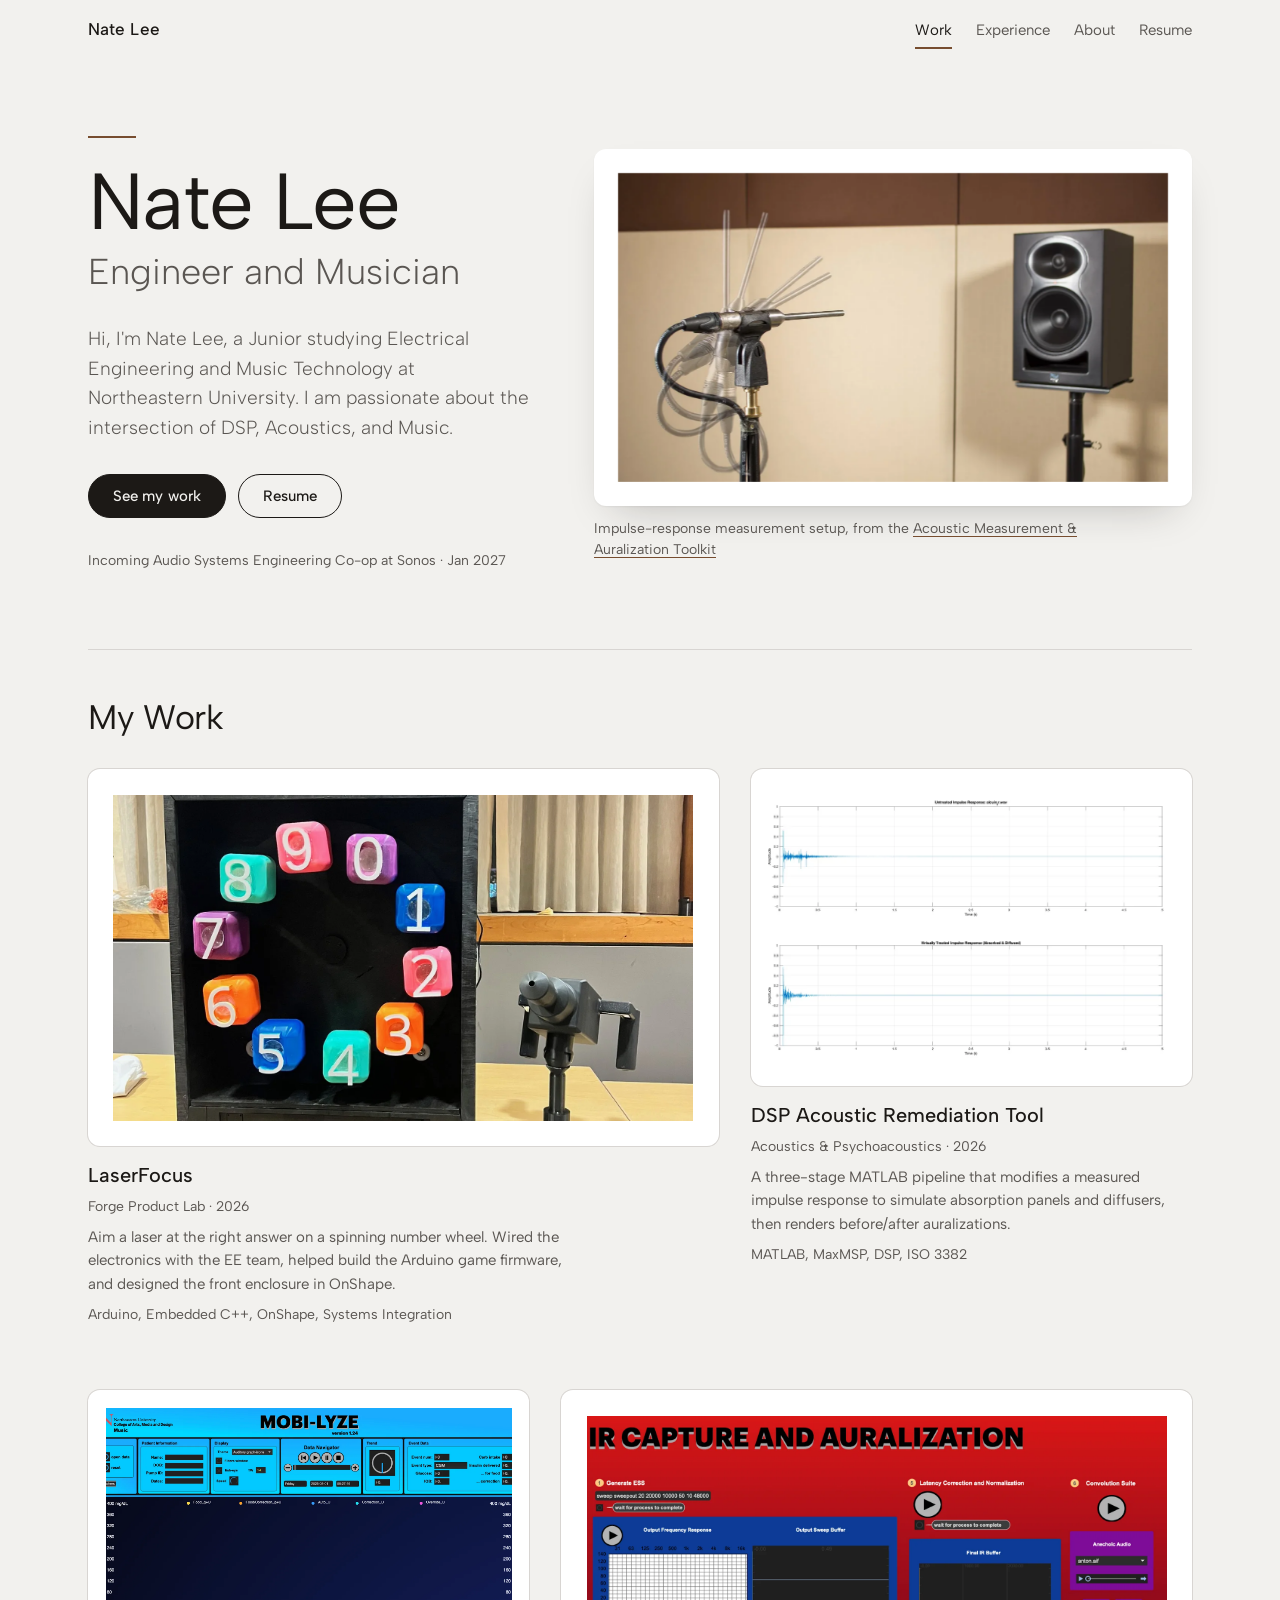
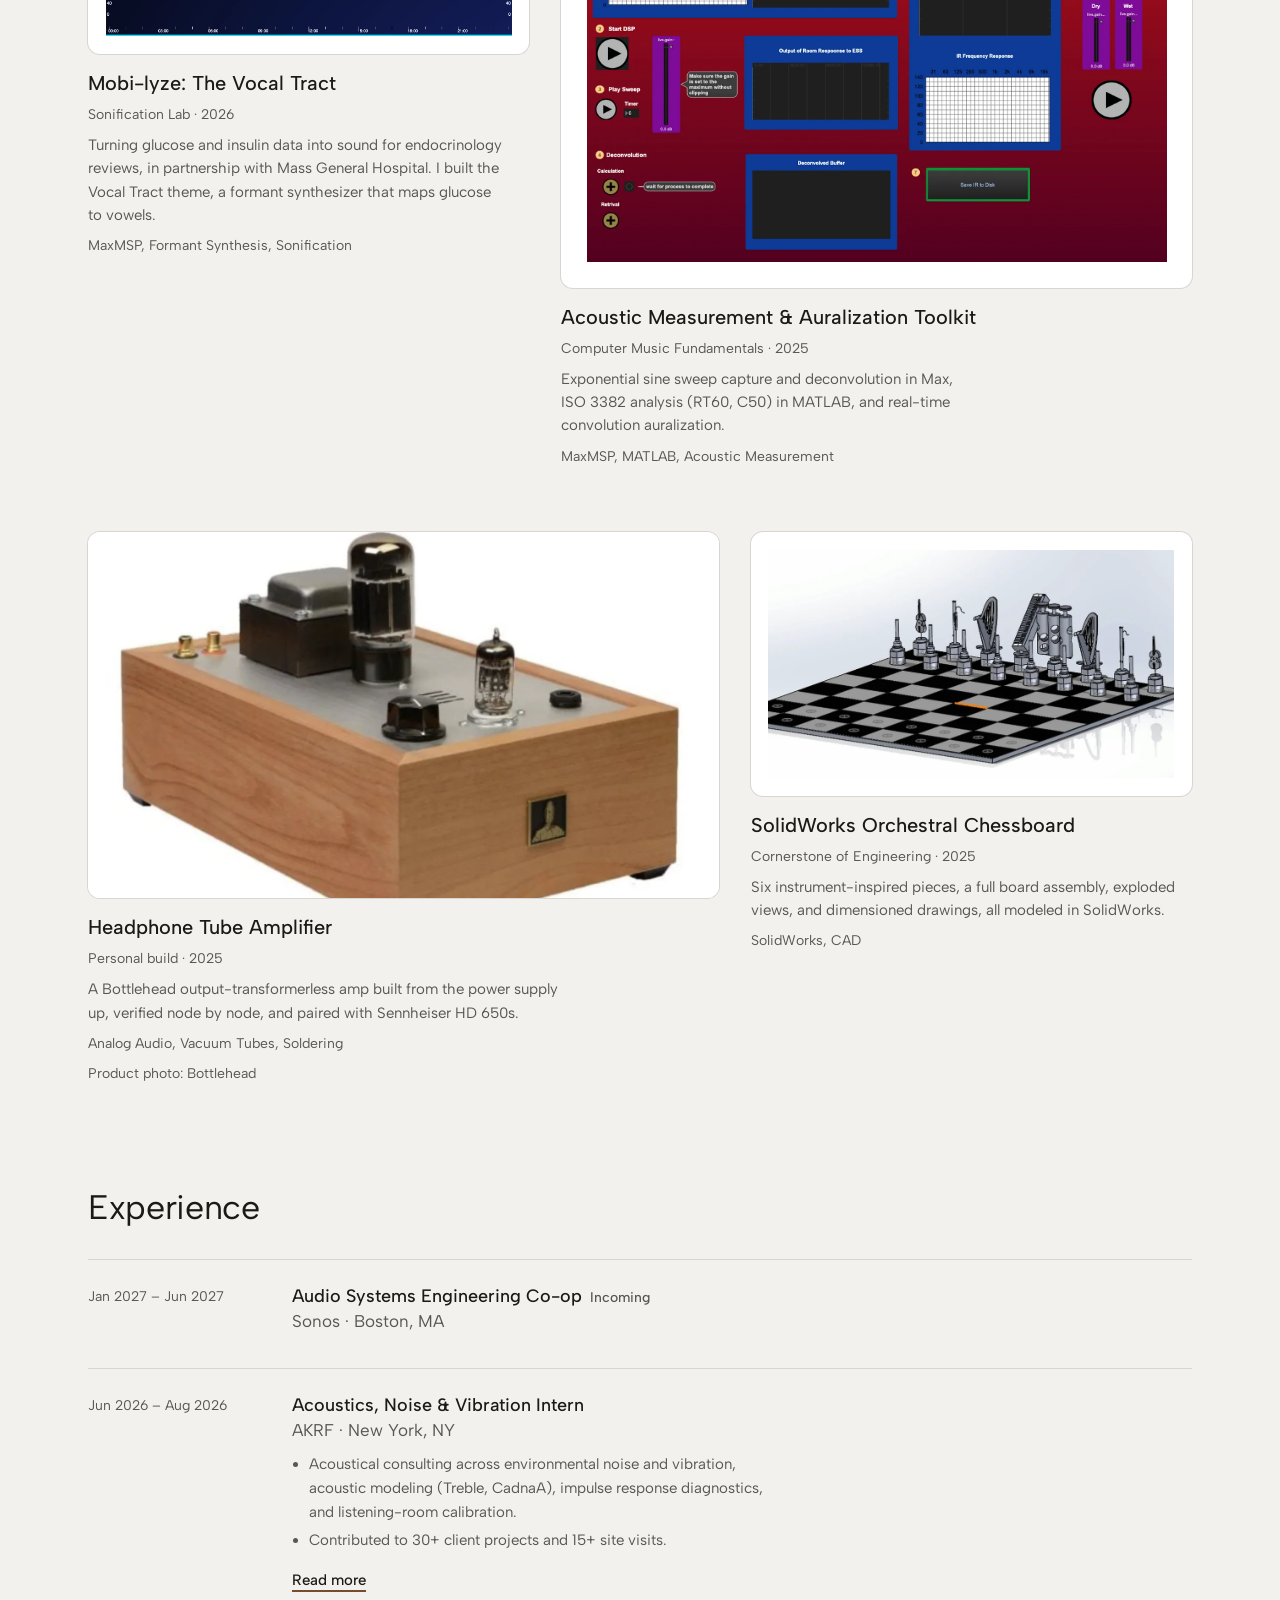
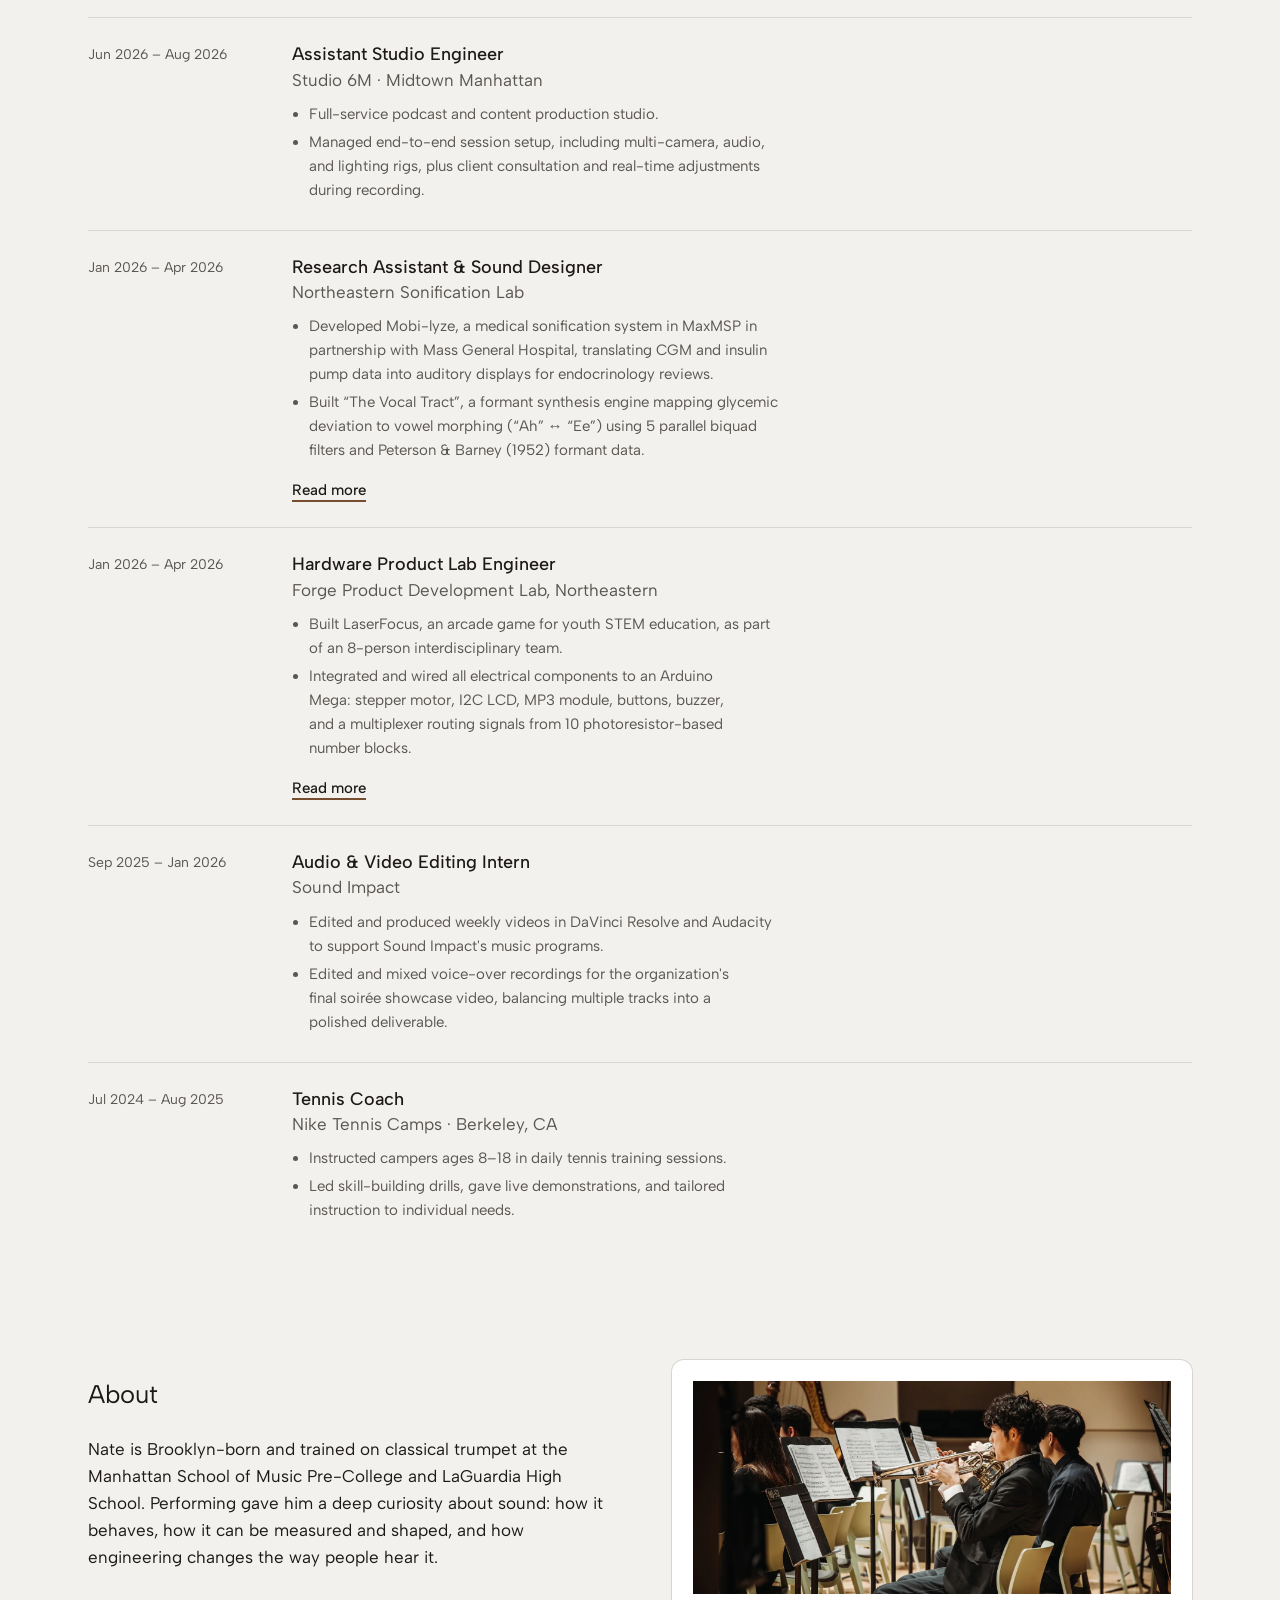
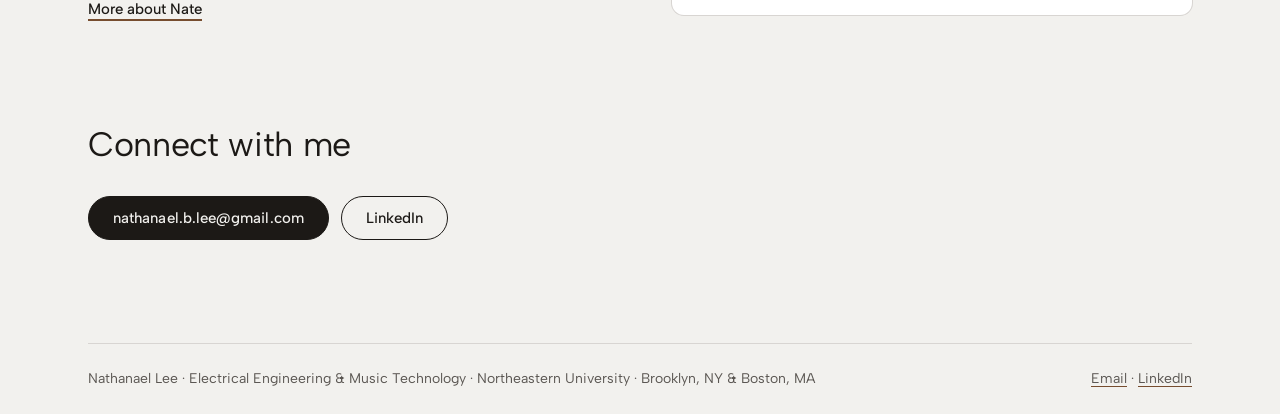
<file: index.html>
<!doctype html>
<html lang="en">
<head>
<meta charset="utf-8">
<meta name="viewport" content="width=device-width, initial-scale=1">
<title>Nate Lee · Engineer and Musician</title>
<meta name="description" content="Nate Lee: Electrical Engineering and Music Technology at Northeastern University. DSP, acoustics, and audio projects.">
<meta property="og:title" content="Nate Lee · Engineer and Musician">
<meta property="og:description" content="Nate Lee: Electrical Engineering and Music Technology at Northeastern University. DSP, acoustics, and audio projects.">
<meta name="theme-color" content="#f2f1ee" media="(prefers-color-scheme: light)">
<meta name="theme-color" content="#12100f" media="(prefers-color-scheme: dark)">
<link rel="icon" href="assets/favicon.png?v=2" type="image/png" sizes="64x64">
<link rel="icon" href="assets/favicon-32.png?v=2" type="image/png" sizes="32x32">
<link rel="apple-touch-icon" href="assets/apple-touch-icon.png?v=2">
<link rel="preconnect" href="https://fonts.googleapis.com">
<link rel="preconnect" href="https://fonts.gstatic.com" crossorigin>
<link rel="stylesheet" href="https://fonts.googleapis.com/css2?family=Albert+Sans:wght@300;400;500&display=swap">
<link rel="stylesheet" href="assets/tokens.css?v=2">
<link rel="stylesheet" href="assets/site.css?v=10">
</head>
<body>
<a class="skip" href="#main">Skip to content</a>
<header class="wrap">
  <nav class="site-nav" aria-label="Main">
    <a class="wordmark" href="index.html">Nate Lee</a>
    <ul><li><a href="#work" aria-current="page">Work</a></li><li><a href="#experience">Experience</a></li><li><a href="about.html">About</a></li><li><a href="resume.html">Resume</a></li></ul>
  </nav>
</header>

<main id="main">
<div class="wrap">
  <section class="hero" aria-label="Introduction">
    <div>
      <hr class="rule">
      <h1>Nate Lee</h1>
      <p class="tagline">Engineer and Musician</p>
      <p class="lede">Hi, I'm Nate Lee, a Junior studying Electrical Engineering and Music Technology at Northeastern University. I am passionate about the intersection of DSP, Acoustics, and Music.</p>
      <div class="actions"><a class="btn btn--primary" href="#work">See my work</a><a class="btn" href="resume.html">Resume</a></div>
      <p class="next">Incoming Audio Systems Engineering Co-op at Sonos · Jan 2027</p>
    </div>
    <figure class="plinth reveal"><div class="mat inset"><img src="images/cards/acoustic-measurement-toolkit.webp" alt="Measurement microphone on a stand beside a studio monitor, set up to capture a room impulse response" width="1400" height="787" fetchpriority="high"></div>
      <figcaption>Impulse-response measurement setup, from the <a href="projects/acoustic-measurement-toolkit.html">Acoustic Measurement &amp; Auralization Toolkit</a></figcaption></figure>
  </section>
</div>

<section class="section" id="work">
  <div class="wrap">
    <h2>My Work</h2>
    <div class="work-grid">
      <a class="project" href="projects/laserfocus.html"><div class="plinth"><div class="mat inset"><img src="images/cards/laserfocus.webp" alt="LaserFocus arcade game with its spinning number wheel" width="1536" height="863" loading="lazy" decoding="async"></div></div>
        <h3>LaserFocus</h3><span class="p-meta">Forge Product Lab · 2026</span>
        <p>Aim a laser at the right answer on a spinning number wheel. Wired the electronics with the EE team, helped build the Arduino game firmware, and designed the front enclosure in OnShape.</p>
        <span class="tools">Arduino, Embedded C++, OnShape, Systems Integration</span></a>
      <a class="project" href="projects/dsp-acoustic-remediation.html"><div class="plinth"><div class="mat inset"><img src="images/dsp-acoustic-remediation/01.webp" alt="Untreated and treated impulse responses from the remediation pipeline" width="852" height="590" loading="lazy" decoding="async"></div></div>
        <h3>DSP Acoustic Remediation Tool</h3><span class="p-meta">Acoustics &amp; Psychoacoustics · 2026</span>
        <p>A three-stage MATLAB pipeline that modifies a measured impulse response to simulate absorption panels and diffusers, then renders before/after auralizations.</p>
        <span class="tools">MATLAB, MaxMSP, DSP, ISO 3382</span></a>
      <a class="project" href="projects/mobi-lyze.html"><div class="plinth"><div class="mat inset"><img src="images/cards/mobi-lyze.webp" alt="Mobi-lyze Max application interface" width="1600" height="899" loading="lazy" decoding="async"></div></div>
        <h3>Mobi-lyze: The Vocal Tract</h3><span class="p-meta">Sonification Lab · 2026</span>
        <p>Turning glucose and insulin data into sound for endocrinology reviews, in partnership with Mass General Hospital. I built the Vocal Tract theme, a formant synthesizer that maps glucose to vowels.</p>
        <span class="tools">MaxMSP, Formant Synthesis, Sonification</span></a>
      <a class="project" href="projects/acoustic-measurement-toolkit.html"><div class="plinth"><div class="mat inset"><img src="images/acoustic-measurement-toolkit/01.webp" alt="The IR Capture and Auralization interface built in Max" width="1600" height="1232" loading="lazy" decoding="async"></div></div>
        <h3>Acoustic Measurement &amp; Auralization Toolkit</h3><span class="p-meta">Computer Music Fundamentals · 2025</span>
        <p>Exponential sine sweep capture and deconvolution in Max, ISO 3382 analysis (RT60, C50) in MATLAB, and real-time convolution auralization.</p>
        <span class="tools">MaxMSP, MATLAB, Acoustic Measurement</span></a>
      <a class="project" href="projects/headphone-tube-amp.html"><div class="plinth"><div class="mat"><img src="images/cards/headphone-tube-amp.webp" alt="Bottlehead headphone tube amplifier kit" width="1446" height="839" loading="lazy" decoding="async"></div></div>
        <h3>Headphone Tube Amplifier</h3><span class="p-meta">Personal build · 2025</span>
        <p>A Bottlehead output-transformerless amp built from the power supply up, verified node by node, and paired with Sennheiser HD 650s.</p>
        <span class="tools">Analog Audio, Vacuum Tubes, Soldering</span><span class="credit">Product photo: Bottlehead</span></a>
      <a class="project" href="projects/orchestral-chessboard.html"><div class="plinth"><div class="mat inset"><img src="images/cards/orchestral-chessboard.webp" alt="SolidWorks render of the orchestral chess pieces" width="959" height="539" loading="lazy" decoding="async"></div></div>
        <h3>SolidWorks Orchestral Chessboard</h3><span class="p-meta">Cornerstone of Engineering · 2025</span>
        <p>Six instrument-inspired pieces, a full board assembly, exploded views, and dimensioned drawings, all modeled in SolidWorks.</p>
        <span class="tools">SolidWorks, CAD</span></a>
    </div>
  </div>
</section>

<section class="section" id="experience">
  <div class="wrap">
    <h2>Experience</h2>
    <ol class="xp">
      <li><span class="when">Jan 2027 – Jun 2027</span><div><h3>Audio Systems Engineering Co-op<span class="status">Incoming</span></h3><p class="org">Sonos · Boston, MA</p></div></li>
      <li><span class="when">Jun 2026 – Aug 2026</span><div><h3>Acoustics, Noise &amp; Vibration Intern</h3><p class="org">AKRF · New York, NY</p><ul><li>Acoustical consulting across environmental noise and vibration, acoustic modeling (Treble, CadnaA), impulse response diagnostics, and listening-room calibration.</li><li>Contributed to 30+ client projects and 15+ site visits.</li></ul><a class="link-arrow" href="experience/akrf.html">Read more</a></div></li>
      <li><span class="when">Jun 2026 – Aug 2026</span><div><h3>Assistant Studio Engineer</h3><p class="org">Studio 6M · Midtown Manhattan</p><ul><li>Full-service podcast and content production studio.</li><li>Managed end-to-end session setup, including multi-camera, audio, and lighting rigs, plus client consultation and real-time adjustments during recording.</li></ul></div></li>
      <li><span class="when">Jan 2026 – Apr 2026</span><div><h3>Research Assistant &amp; Sound Designer</h3><p class="org">Northeastern Sonification Lab</p><ul><li>Developed Mobi-lyze, a medical sonification system in MaxMSP in partnership with Mass General Hospital, translating CGM and insulin pump data into auditory displays for endocrinology reviews.</li><li>Built “The Vocal Tract”, a formant synthesis engine mapping glycemic deviation to vowel morphing (“Ah” ↔ “Ee”) using 5 parallel biquad filters and Peterson &amp; Barney (1952) formant data.</li></ul><a class="link-arrow" href="projects/mobi-lyze.html">Read more</a></div></li>
      <li><span class="when">Jan 2026 – Apr 2026</span><div><h3>Hardware Product Lab Engineer</h3><p class="org">Forge Product Development Lab, Northeastern</p><ul><li>Built LaserFocus, an arcade game for youth STEM education, as part of an 8-person interdisciplinary team.</li><li>Integrated and wired all electrical components to an Arduino Mega: stepper motor, I2C LCD, MP3 module, buttons, buzzer, and a multiplexer routing signals from 10 photoresistor-based number blocks.</li></ul><a class="link-arrow" href="projects/laserfocus.html">Read more</a></div></li>
      <li><span class="when">Sep 2025 – Jan 2026</span><div><h3>Audio &amp; Video Editing Intern</h3><p class="org">Sound Impact</p><ul><li>Edited and produced weekly videos in DaVinci Resolve and Audacity to support Sound Impact's music programs.</li><li>Edited and mixed voice-over recordings for the organization's final soirée showcase video, balancing multiple tracks into a polished deliverable.</li></ul></div></li>
      <li><span class="when">Jul 2024 – Aug 2025</span><div><h3>Tennis Coach</h3><p class="org">Nike Tennis Camps · Berkeley, CA</p><ul><li>Instructed campers ages 8–18 in daily tennis training sessions.</li><li>Led skill-building drills, gave live demonstrations, and tailored instruction to individual needs.</li></ul></div></li>
    </ol>
  </div>
</section>

<section class="section" id="about">
  <div class="wrap about-teaser">
    <div>
      <h2>About</h2>
      <p>Nate is Brooklyn-born and trained on classical trumpet at the Manhattan School of Music Pre-College and LaGuardia High School. Performing gave him a deep curiosity about sound: how it behaves, how it can be measured and shaped, and how engineering changes the way people hear it.</p>
      <a class="link-arrow" href="about.html">More about Nate</a>
    </div>
    <figure class="plinth"><div class="mat inset"><img src="images/about/orchestra.webp" alt="Nate playing trumpet in an orchestra" width="1600" height="712" loading="lazy" decoding="async"></div></figure>
  </div>
</section>

<section class="section" id="contact">
  <div class="wrap">
    <h2>Connect with me</h2>
    <div class="actions">
      <a class="btn btn--primary" href="mailto:nathanael.b.lee@gmail.com">nathanael.b.lee@gmail.com</a>
      <a class="btn" href="https://www.linkedin.com/in/nate-lee-/" target="_blank" rel="noopener">LinkedIn</a>
    </div>
  </div>
</section>
</main>

<footer class="wrap page-end">
  <div class="site-footer">
    <span>Nathanael Lee · Electrical Engineering &amp; Music Technology · Northeastern University · Brooklyn, NY &amp; Boston, MA</span>
    <span><a href="mailto:nathanael.b.lee@gmail.com">Email</a> · <a href="https://www.linkedin.com/in/nate-lee-/" target="_blank" rel="noopener">LinkedIn</a></span>
  </div>
</footer>
</body>
</html>
</file>
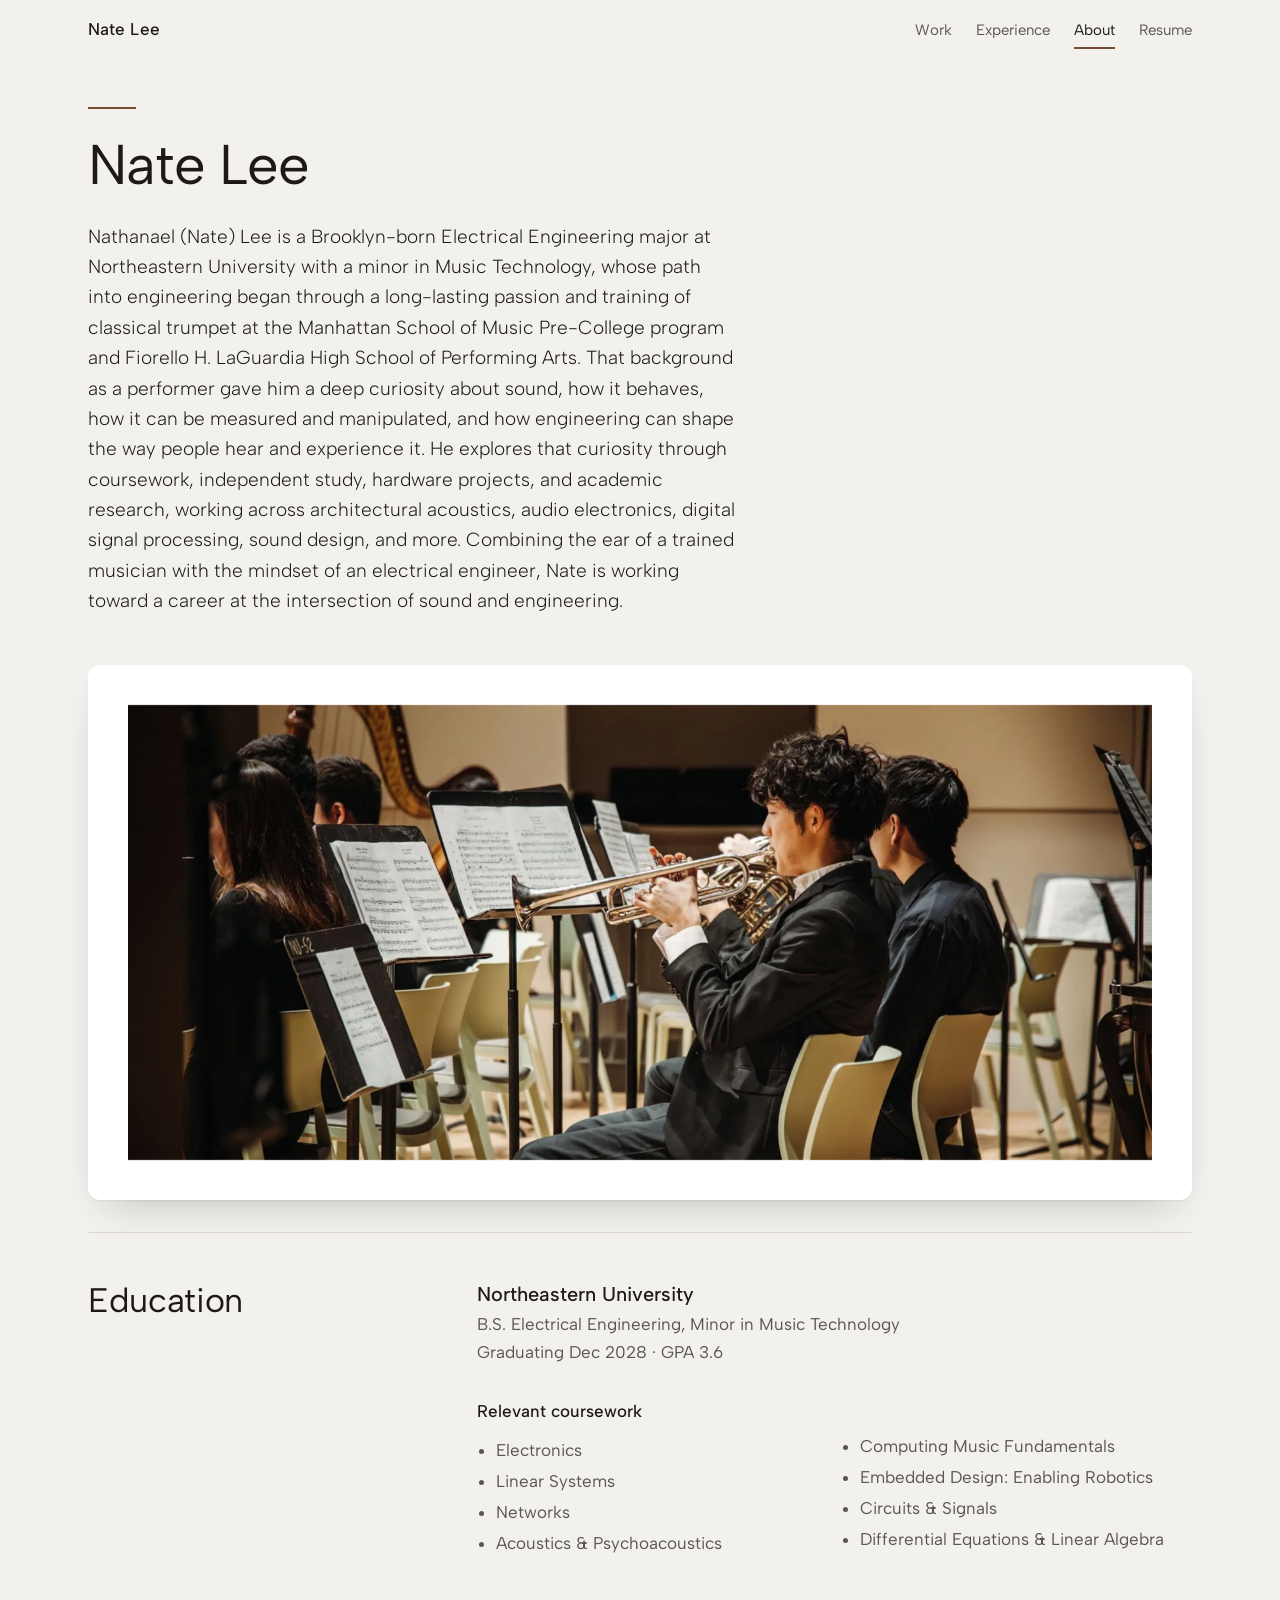
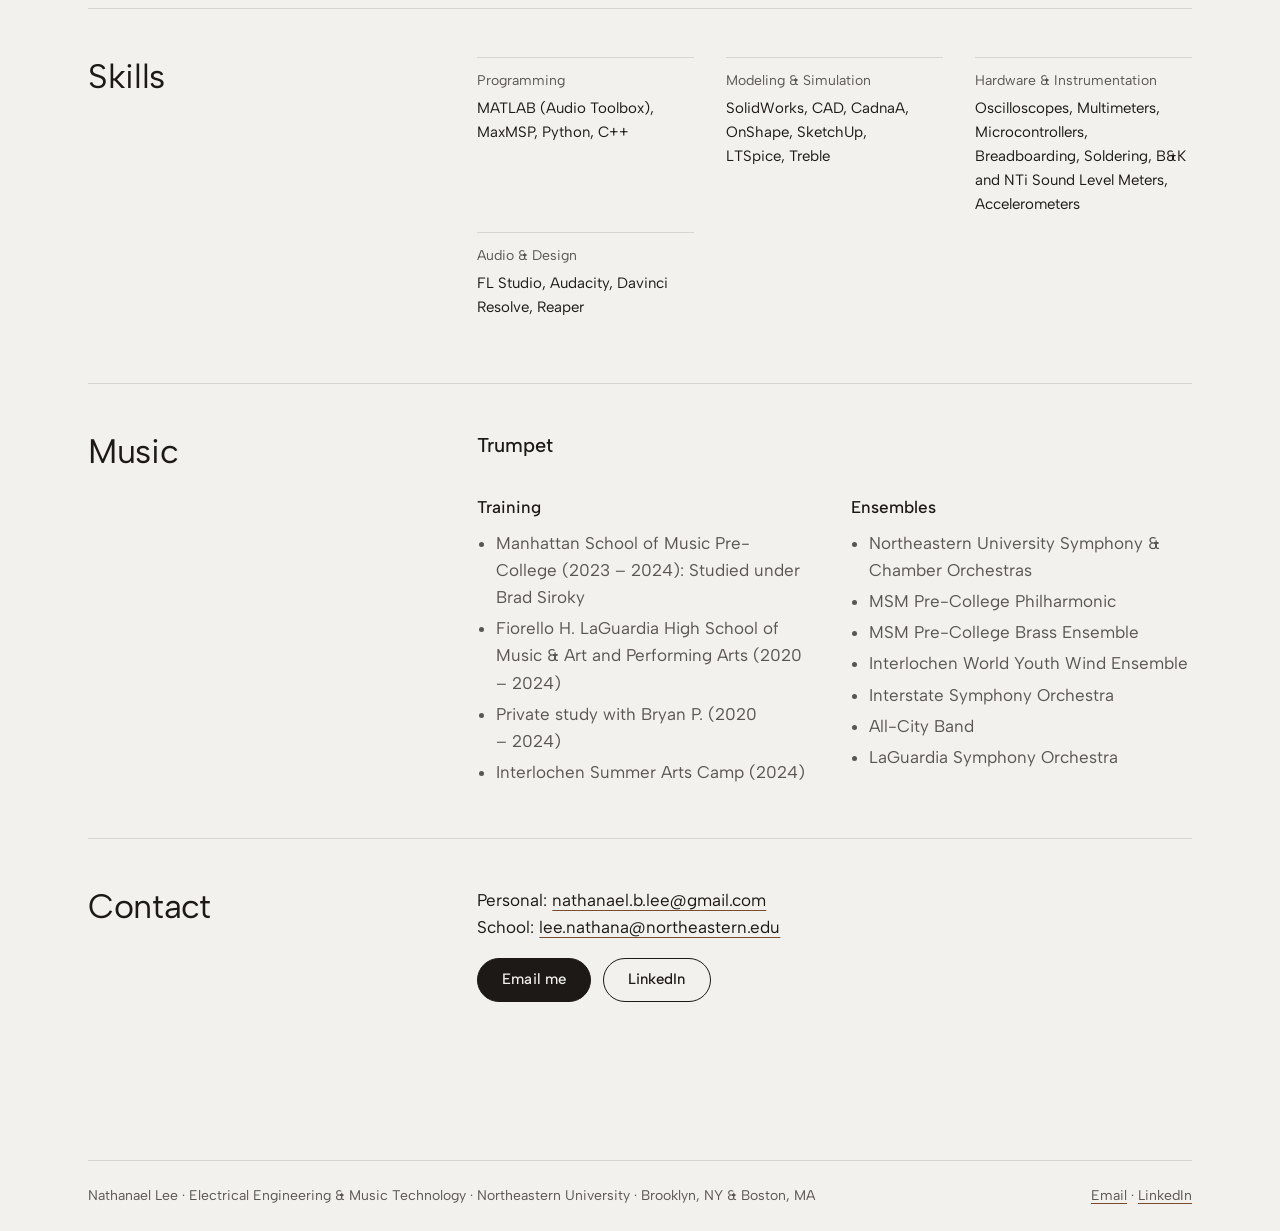
<file: about.html>
<!doctype html>
<html lang="en">
<head>
<meta charset="utf-8">
<meta name="viewport" content="width=device-width, initial-scale=1">
<title>About · Nate Lee</title>
<meta name="description" content="Nate Lee: Electrical Engineering and Music Technology at Northeastern University. DSP, acoustics, and audio projects.">
<meta property="og:title" content="About · Nate Lee">
<meta property="og:description" content="Nate Lee: Electrical Engineering and Music Technology at Northeastern University. DSP, acoustics, and audio projects.">
<meta name="theme-color" content="#f2f1ee" media="(prefers-color-scheme: light)">
<meta name="theme-color" content="#12100f" media="(prefers-color-scheme: dark)">
<link rel="icon" href="assets/favicon.png?v=2" type="image/png" sizes="64x64">
<link rel="icon" href="assets/favicon-32.png?v=2" type="image/png" sizes="32x32">
<link rel="apple-touch-icon" href="assets/apple-touch-icon.png?v=2">
<link rel="preconnect" href="https://fonts.googleapis.com">
<link rel="preconnect" href="https://fonts.gstatic.com" crossorigin>
<link rel="stylesheet" href="https://fonts.googleapis.com/css2?family=Albert+Sans:wght@300;400;500&display=swap">
<link rel="stylesheet" href="assets/tokens.css?v=2">
<link rel="stylesheet" href="assets/site.css?v=10">
</head>
<body>
<a class="skip" href="#main">Skip to content</a>
<header class="wrap">
  <nav class="site-nav" aria-label="Main">
    <a class="wordmark" href="index.html">Nate Lee</a>
    <ul><li><a href="index.html#work">Work</a></li><li><a href="index.html#experience">Experience</a></li><li><a href="about.html" aria-current="page">About</a></li><li><a href="resume.html">Resume</a></li></ul>
  </nav>
</header>
<main id="main">
<div class="wrap">
  <div class="page-head">
    <hr class="rule">
    <h1>Nate Lee</h1>
    <p class="bio">Nathanael (Nate) Lee is a Brooklyn-born Electrical Engineering major at Northeastern University with a minor in Music Technology, whose path into engineering began through a long-lasting passion and training of classical trumpet at the Manhattan School of Music Pre-College program and Fiorello H. LaGuardia High School of Performing Arts. That background as a performer gave him a deep curiosity about sound, how it behaves, how it can be measured and manipulated, and how engineering can shape the way people hear and experience it. He explores that curiosity through coursework, independent study, hardware projects, and academic research, working across architectural acoustics, audio electronics, digital signal processing, sound design, and more. Combining the ear of a trained musician with the mindset of an electrical engineer, Nate is working toward a career at the intersection of sound and engineering.</p>
    <figure class="plinth reveal"><div class="mat inset"><img src="images/about/orchestra.webp" alt="Nate playing trumpet in an orchestra" width="1600" height="712" fetchpriority="high"></div></figure>
  </div>

  <section class="sheet-row" aria-labelledby="edu">
    <h2 id="edu">Education</h2>
    <div>
      <h3>Northeastern University</h3>
      <p class="sub">B.S. Electrical Engineering, Minor in Music Technology<br>Graduating Dec 2028 · GPA 3.6</p>
      <h4>Relevant coursework</h4>
      <ul class="list-cols"><li>Electronics</li><li>Linear Systems</li><li>Networks</li><li>Acoustics &amp; Psychoacoustics</li><li>Computing Music Fundamentals</li><li>Embedded Design: Enabling Robotics</li><li>Circuits &amp; Signals</li><li>Differential Equations &amp; Linear Algebra</li></ul>
    </div>
  </section>

  <section class="sheet-row" aria-labelledby="skills">
    <h2 id="skills">Skills</h2>
    <dl class="facts"><div><dt>Programming</dt><dd>MATLAB (Audio Toolbox), MaxMSP, Python, C++</dd></div><div><dt>Modeling &amp; Simulation</dt><dd>SolidWorks, CAD, CadnaA, OnShape, SketchUp, LTSpice, Treble</dd></div><div><dt>Hardware &amp; Instrumentation</dt><dd>Oscilloscopes, Multimeters, Microcontrollers, Breadboarding, Soldering, B&amp;K and NTi Sound Level Meters, Accelerometers</dd></div><div><dt>Audio &amp; Design</dt><dd>FL Studio, Audacity, Davinci Resolve, Reaper</dd></div></dl>
  </section>

  <section class="sheet-row" aria-labelledby="music">
    <h2 id="music">Music</h2>
    <div>
      <h3>Trumpet</h3>
      <div class="split">
        <div><h4>Training</h4><ul><li>Manhattan School of Music Pre-College (2023 – 2024): Studied under Brad Siroky</li><li>Fiorello H. LaGuardia High School of Music &amp; Art and Performing Arts (2020 – 2024)</li><li>Private study with Bryan P. (2020 – 2024)</li><li>Interlochen Summer Arts Camp (2024)</li></ul></div>
        <div><h4>Ensembles</h4><ul><li>Northeastern University Symphony &amp; Chamber Orchestras</li><li>MSM Pre-College Philharmonic</li><li>MSM Pre-College Brass Ensemble</li><li>Interlochen World Youth Wind Ensemble</li><li>Interstate Symphony Orchestra</li><li>All-City Band</li><li>LaGuardia Symphony Orchestra</li></ul></div>
      </div>
    </div>
  </section>

  <section class="sheet-row" id="contact" aria-labelledby="contact-h">
    <h2 id="contact-h">Contact</h2>
    <div>
      <p>Personal: <a href="mailto:nathanael.b.lee@gmail.com">nathanael.b.lee@gmail.com</a><br>School: <a href="mailto:lee.nathana@northeastern.edu">lee.nathana@northeastern.edu</a></p>
      <div class="actions"><a class="btn btn--primary" href="mailto:nathanael.b.lee@gmail.com">Email me</a><a class="btn" href="https://www.linkedin.com/in/nate-lee-/" target="_blank" rel="noopener">LinkedIn</a></div>
    </div>
  </section>
</div>
</main>
<footer class="wrap page-end">
  <div class="site-footer">
    <span>Nathanael Lee · Electrical Engineering &amp; Music Technology · Northeastern University · Brooklyn, NY &amp; Boston, MA</span>
    <span><a href="mailto:nathanael.b.lee@gmail.com">Email</a> · <a href="https://www.linkedin.com/in/nate-lee-/" target="_blank" rel="noopener">LinkedIn</a></span>
  </div>
</footer>
</body>
</html>
</file>
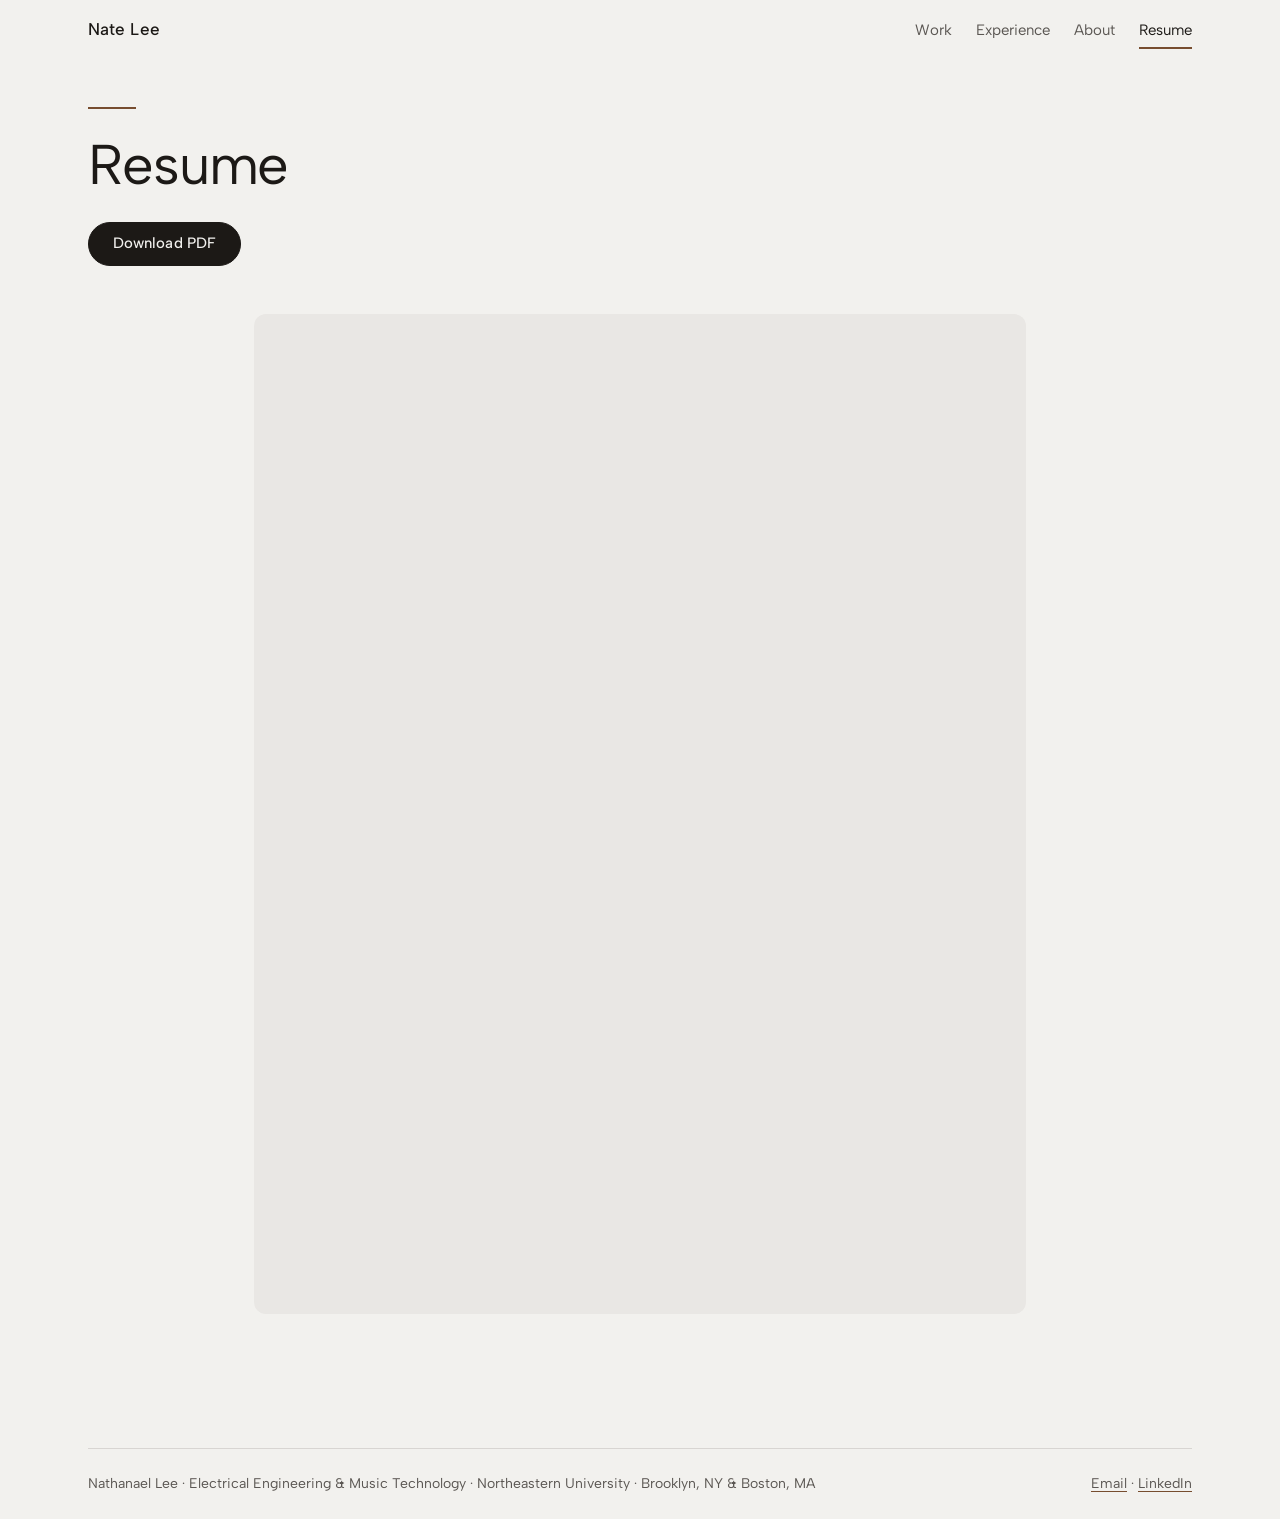
<file: resume.html>
<!doctype html>
<html lang="en">
<head>
<meta charset="utf-8">
<meta name="viewport" content="width=device-width, initial-scale=1">
<title>Resume · Nate Lee</title>
<meta name="description" content="Nate Lee: Electrical Engineering and Music Technology at Northeastern University. DSP, acoustics, and audio projects.">
<meta property="og:title" content="Resume · Nate Lee">
<meta property="og:description" content="Nate Lee: Electrical Engineering and Music Technology at Northeastern University. DSP, acoustics, and audio projects.">
<meta name="theme-color" content="#f2f1ee" media="(prefers-color-scheme: light)">
<meta name="theme-color" content="#12100f" media="(prefers-color-scheme: dark)">
<link rel="icon" href="assets/favicon.png?v=2" type="image/png" sizes="64x64">
<link rel="icon" href="assets/favicon-32.png?v=2" type="image/png" sizes="32x32">
<link rel="apple-touch-icon" href="assets/apple-touch-icon.png?v=2">
<link rel="preconnect" href="https://fonts.googleapis.com">
<link rel="preconnect" href="https://fonts.gstatic.com" crossorigin>
<link rel="stylesheet" href="https://fonts.googleapis.com/css2?family=Albert+Sans:wght@300;400;500&display=swap">
<link rel="stylesheet" href="assets/tokens.css?v=2">
<link rel="stylesheet" href="assets/site.css?v=10">
</head>
<body>
<a class="skip" href="#main">Skip to content</a>
<header class="wrap">
  <nav class="site-nav" aria-label="Main">
    <a class="wordmark" href="index.html">Nate Lee</a>
    <ul><li><a href="index.html#work">Work</a></li><li><a href="index.html#experience">Experience</a></li><li><a href="about.html">About</a></li><li><a href="resume.html" aria-current="page">Resume</a></li></ul>
  </nav>
</header>
<main id="main">
<div class="wrap">
  <div class="page-head">
    <hr class="rule">
    <h1>Resume</h1>
    <div class="actions"><a class="btn btn--primary" href="https://docs.google.com/document/d/10GNflgiNO0aMGSYxIjHewLJMxmhUflDpuiMUoVc8Rsw/export?format=pdf">Download PDF</a></div>
    <div class="embed doc"><iframe src="https://docs.google.com/document/d/10GNflgiNO0aMGSYxIjHewLJMxmhUflDpuiMUoVc8Rsw/preview" title="Nathanael Lee resume" loading="lazy"></iframe></div>
  </div>
</div>
</main>
<footer class="wrap page-end">
  <div class="site-footer">
    <span>Nathanael Lee · Electrical Engineering &amp; Music Technology · Northeastern University · Brooklyn, NY &amp; Boston, MA</span>
    <span><a href="mailto:nathanael.b.lee@gmail.com">Email</a> · <a href="https://www.linkedin.com/in/nate-lee-/" target="_blank" rel="noopener">LinkedIn</a></span>
  </div>
</footer>
</body>
</html>
</file>
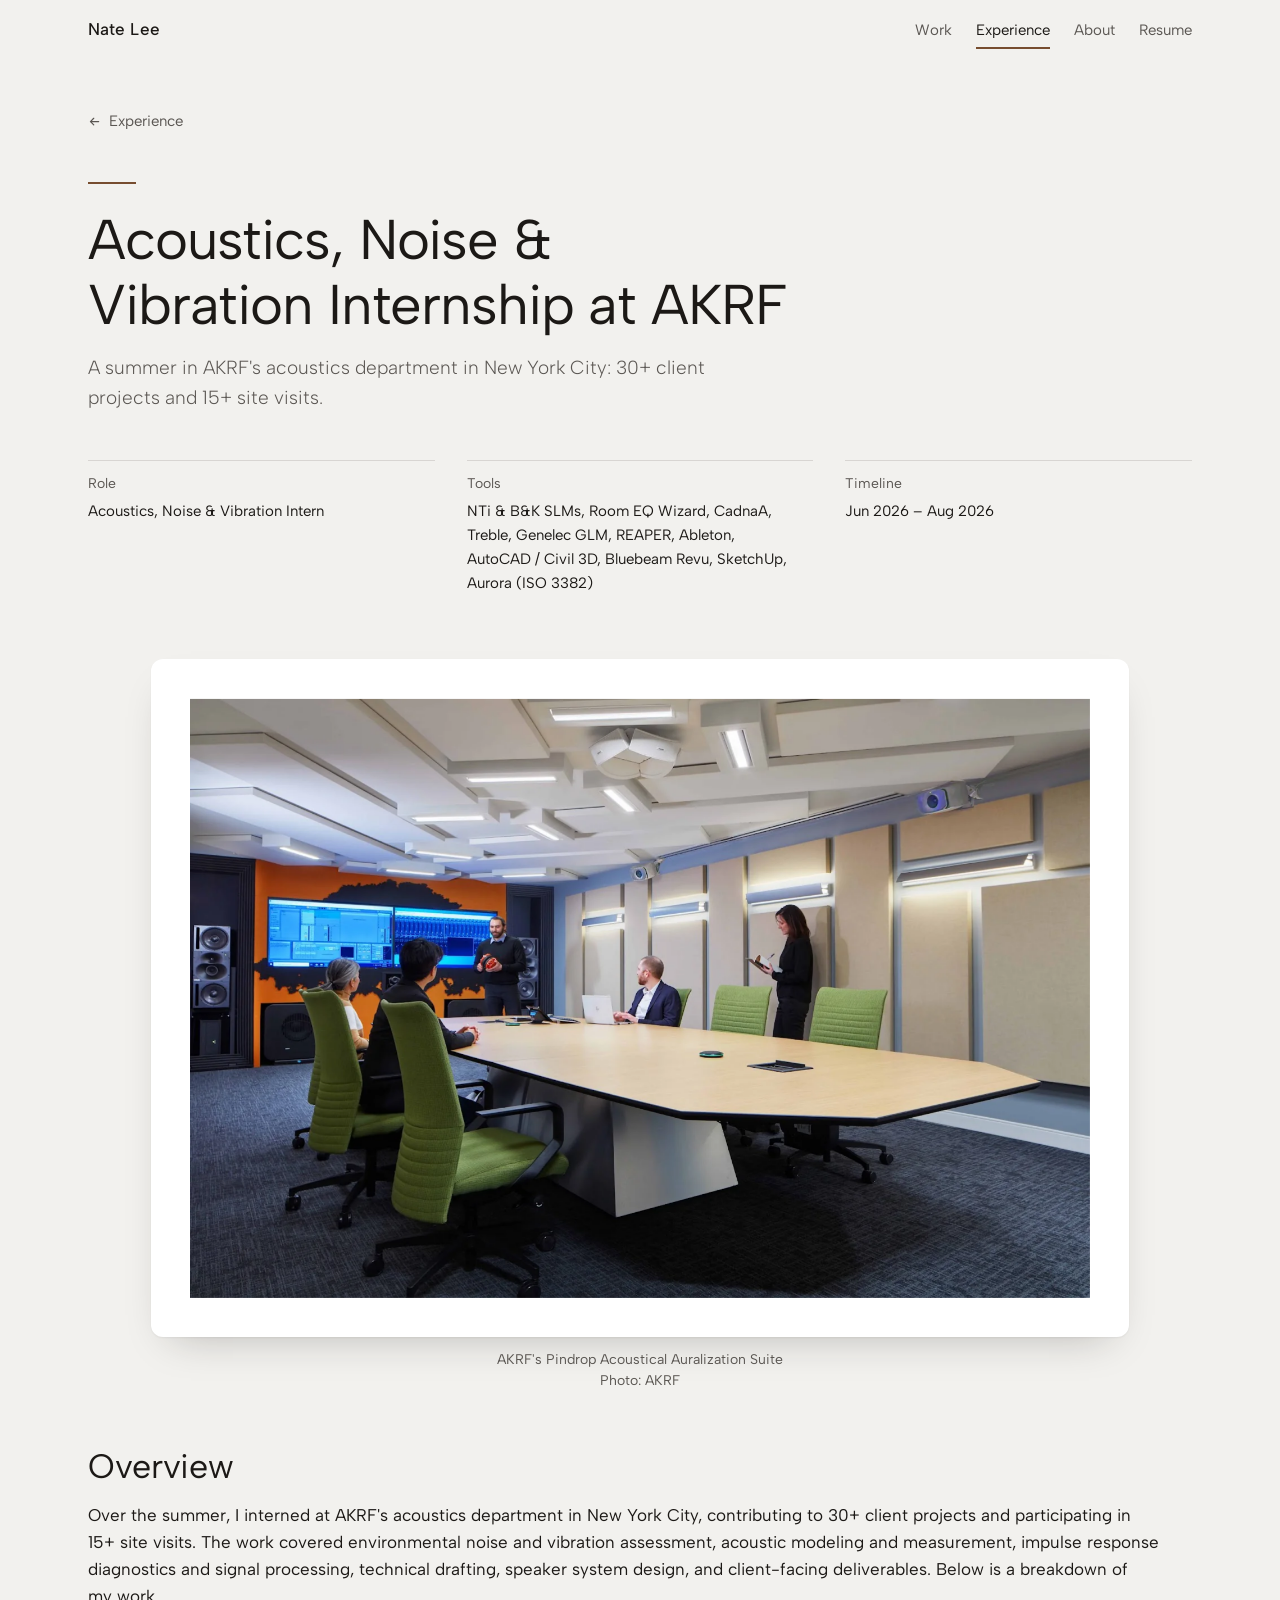
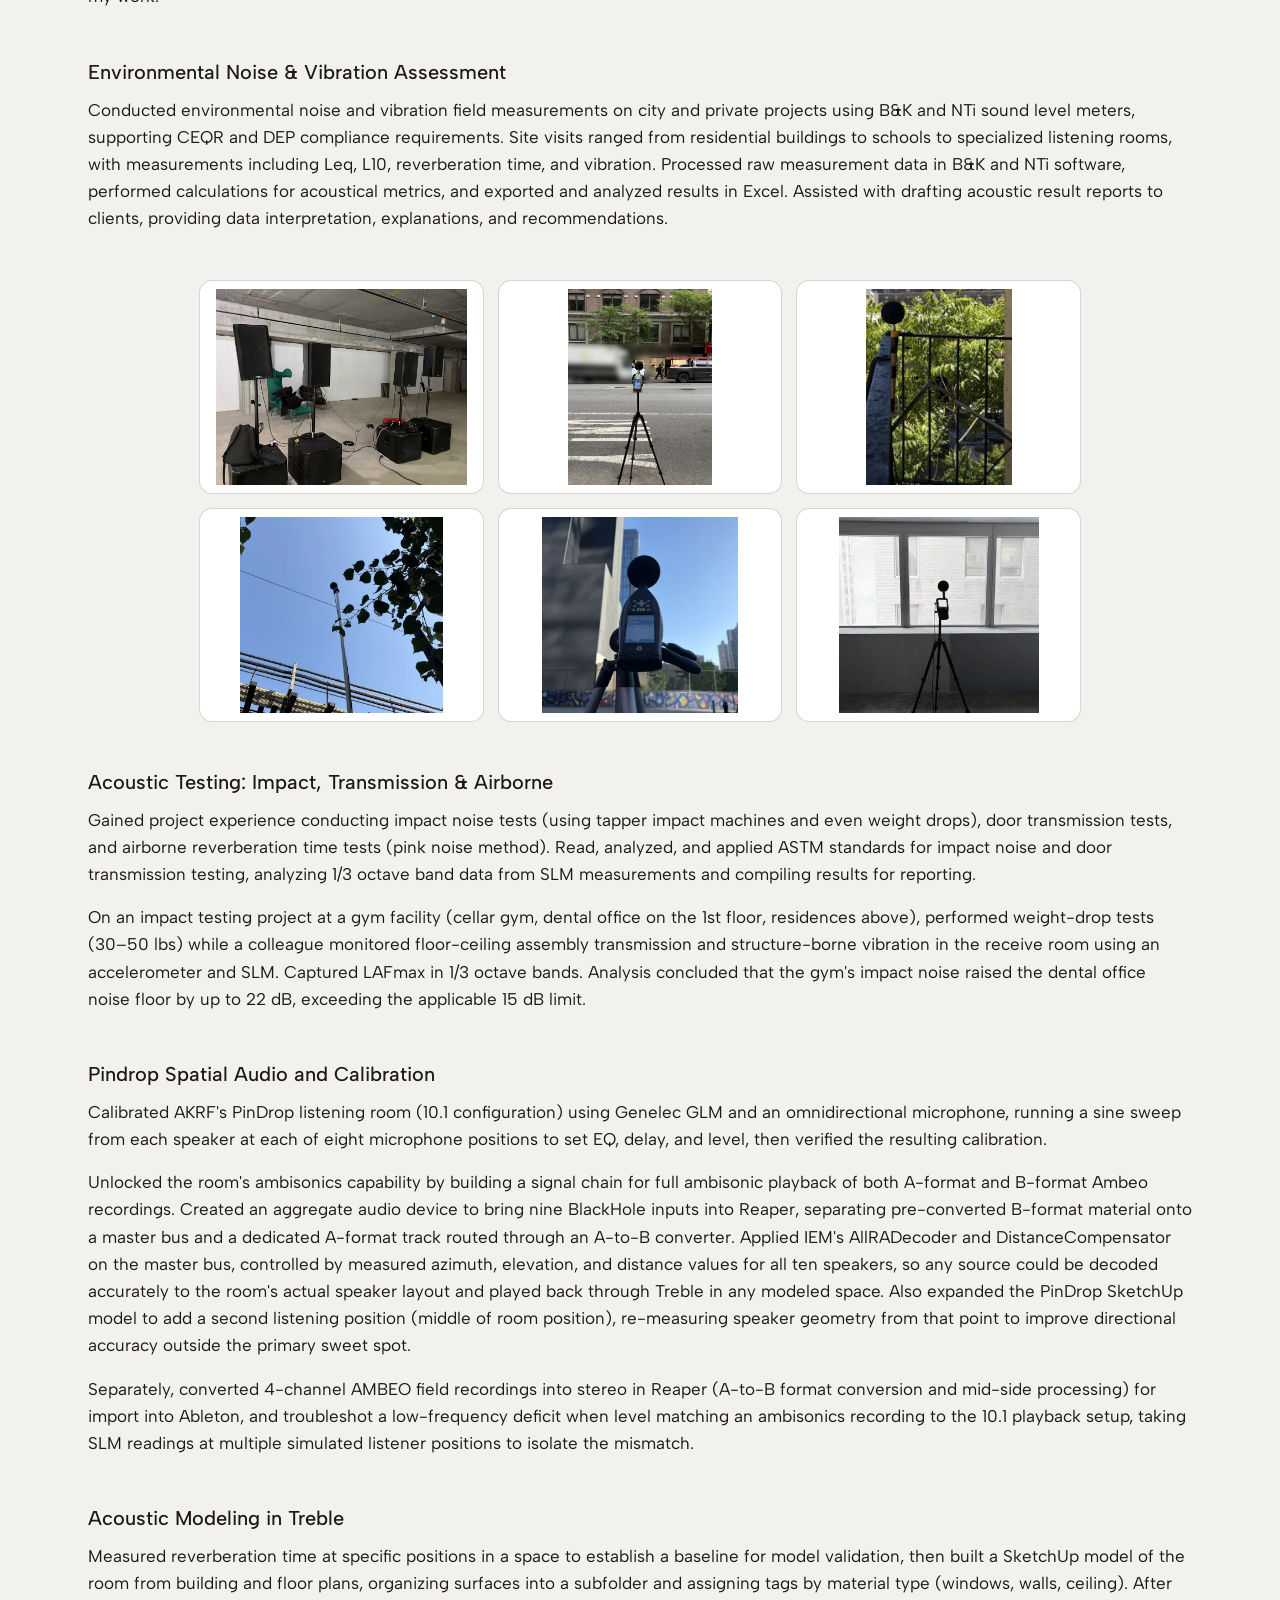
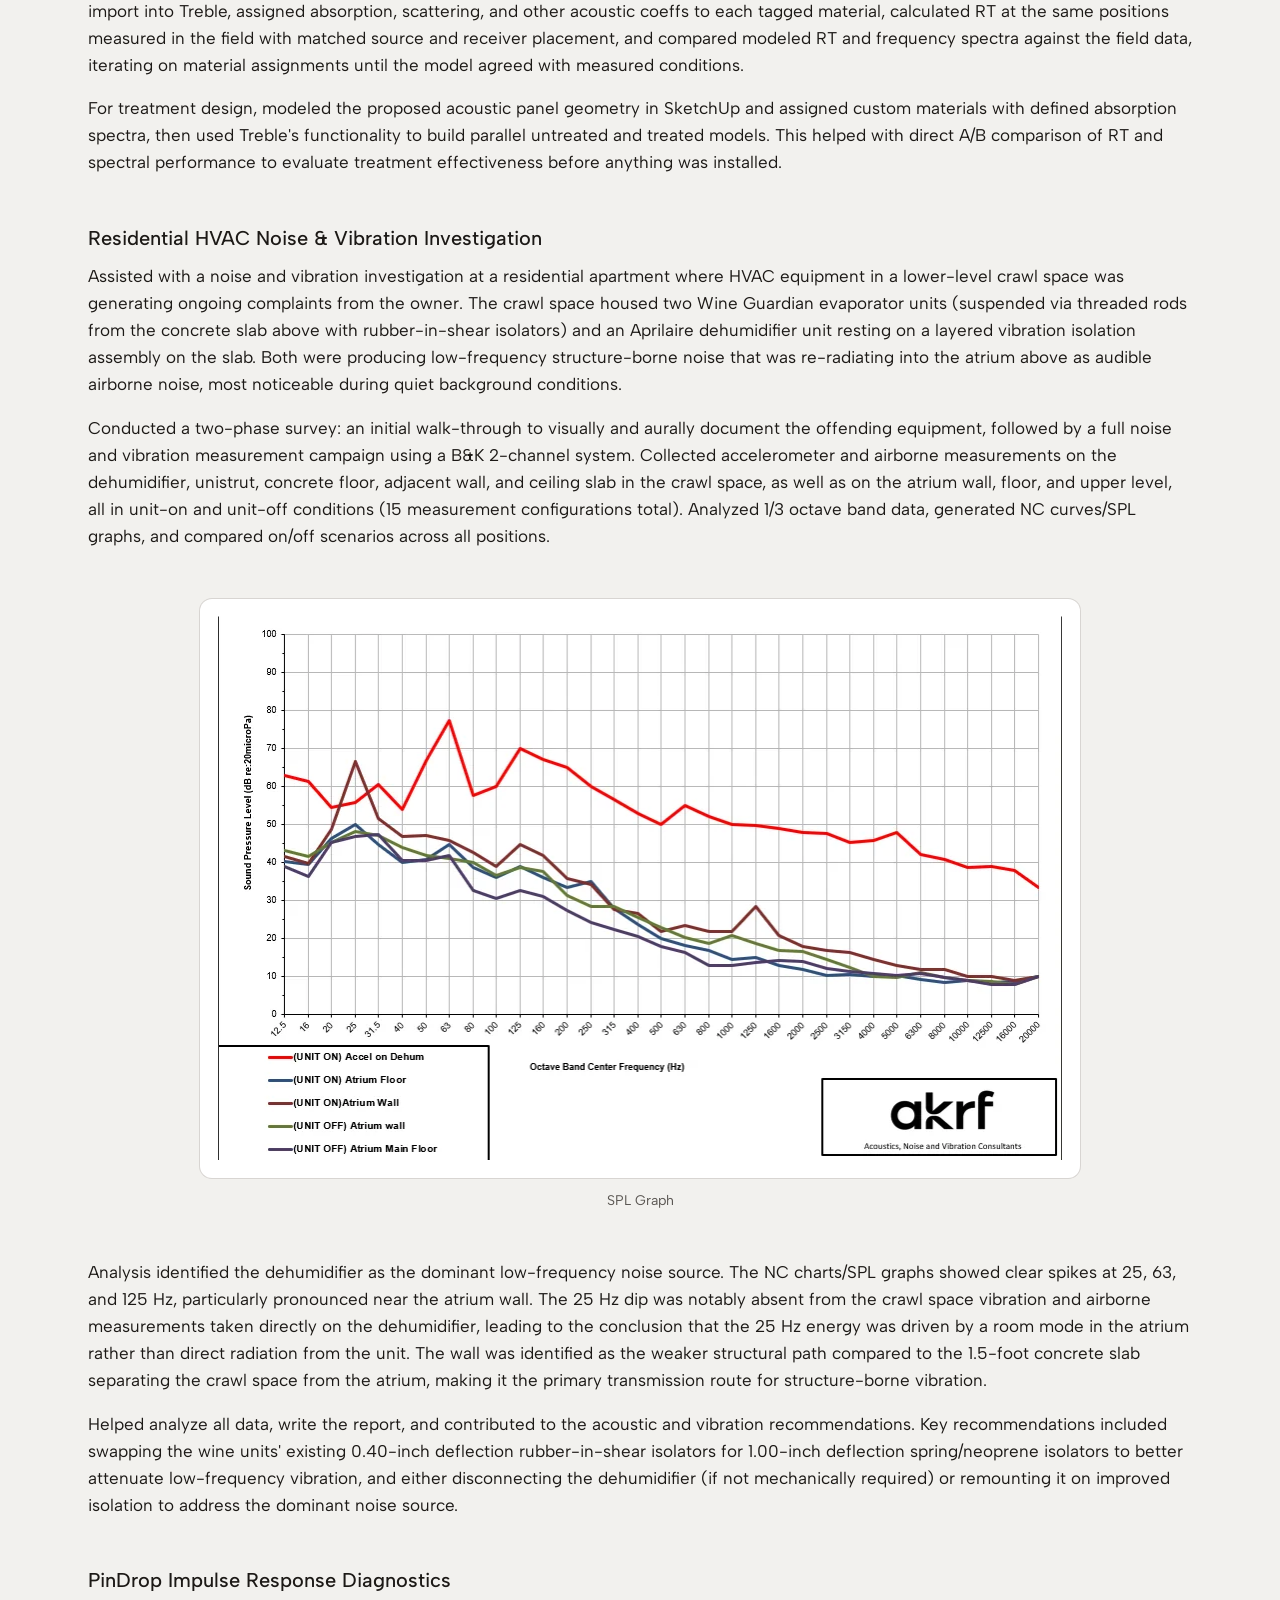
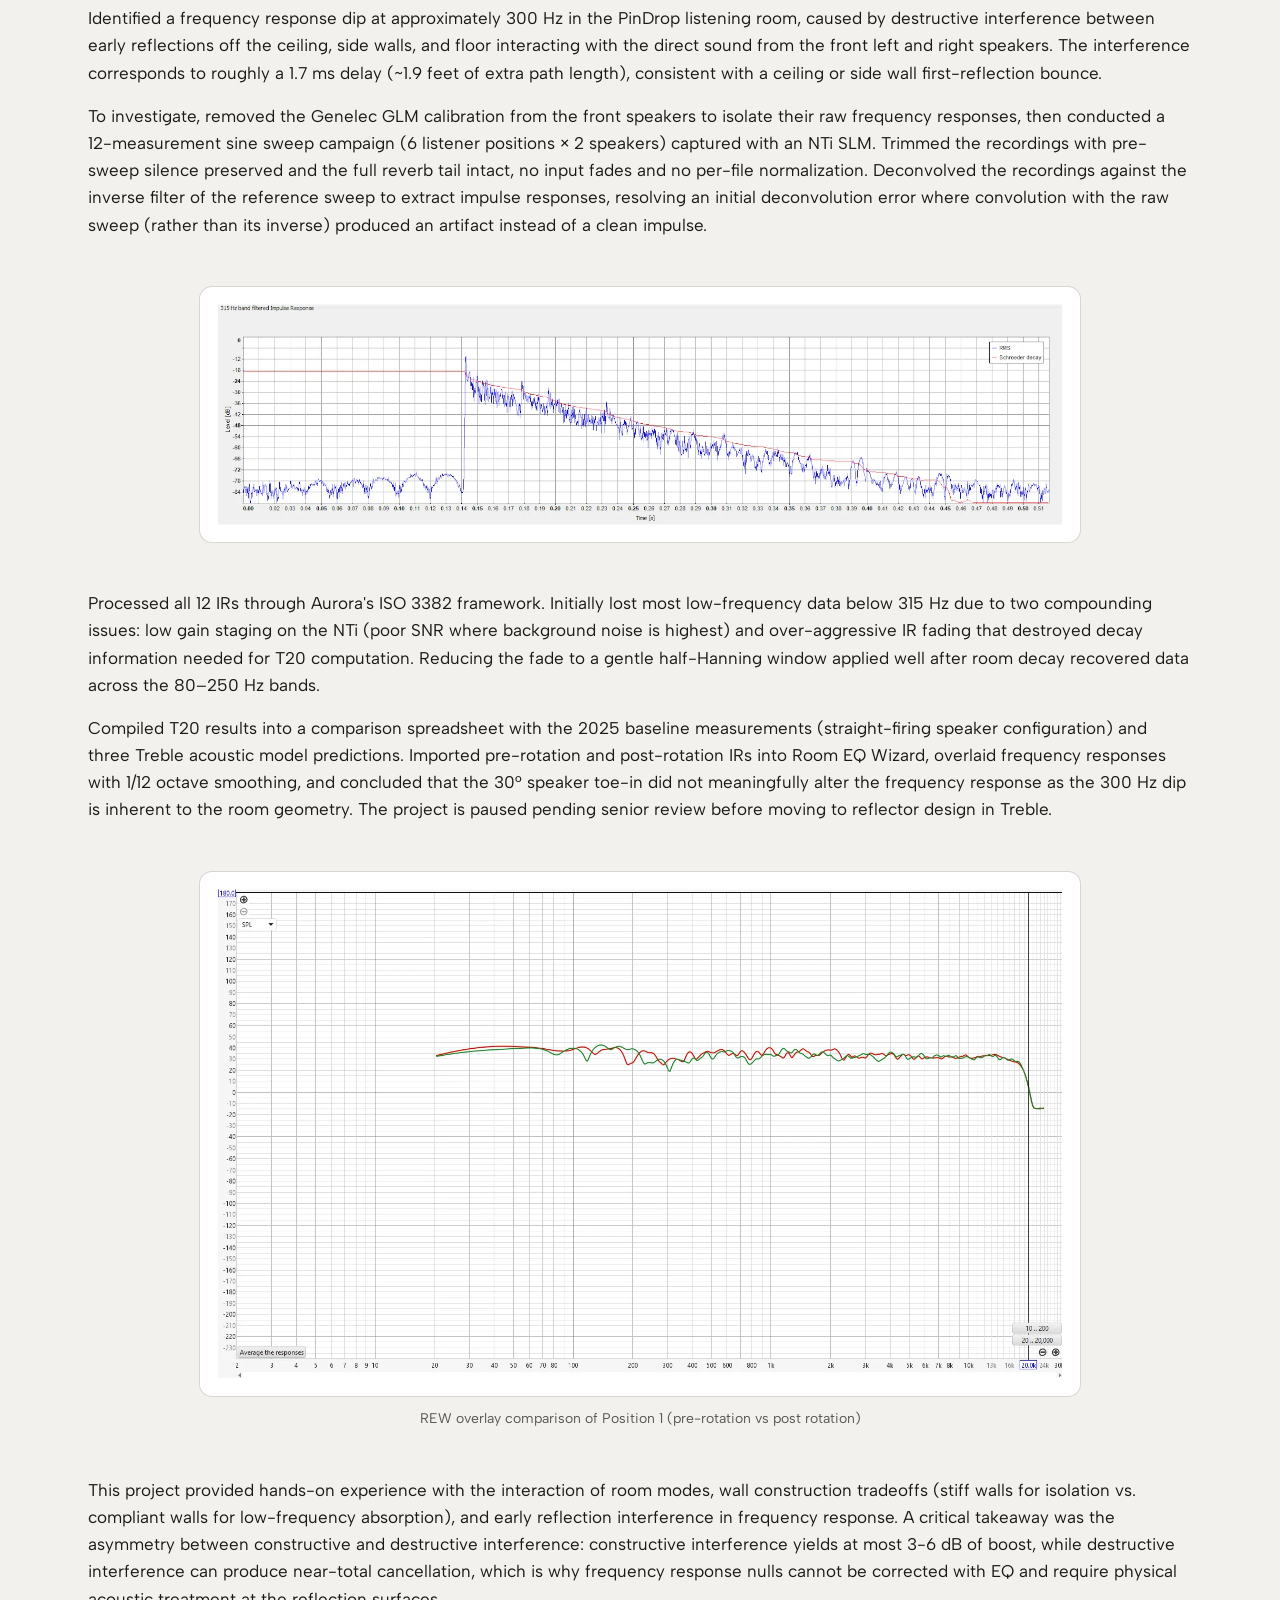
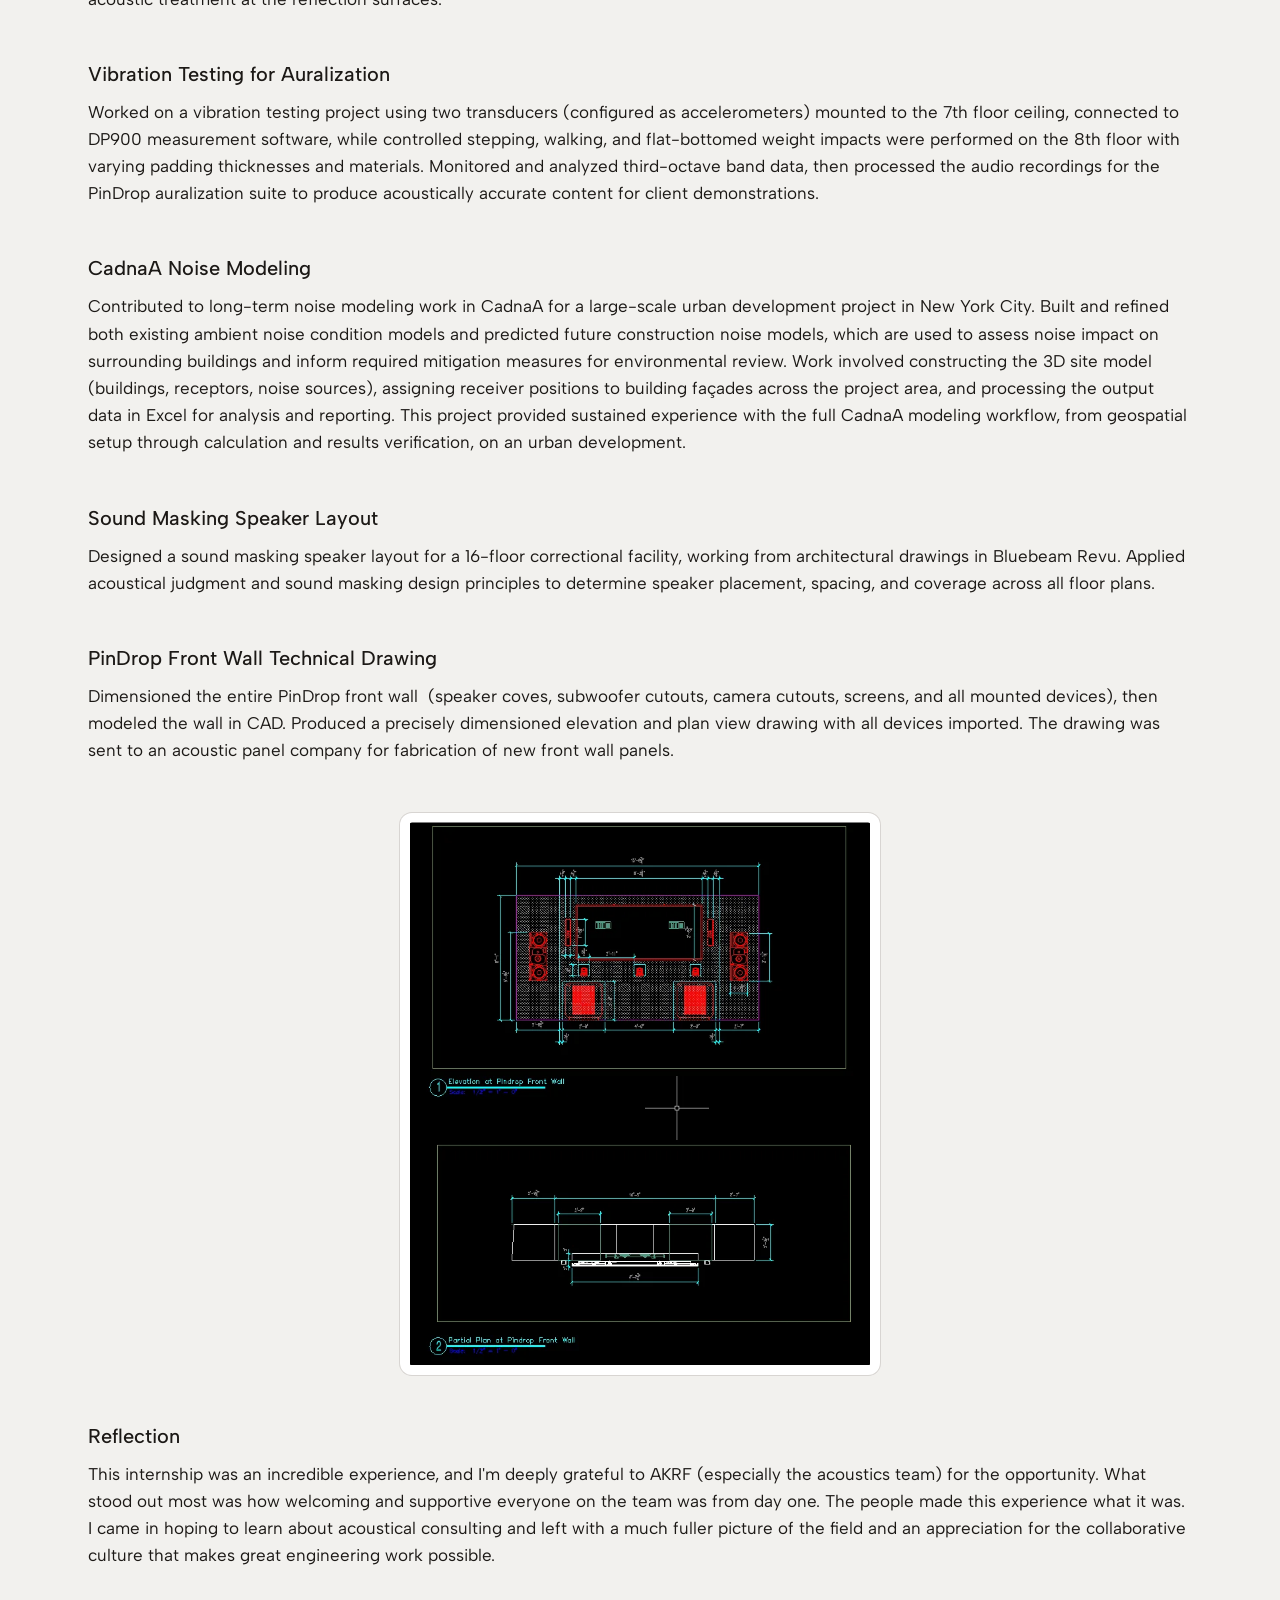
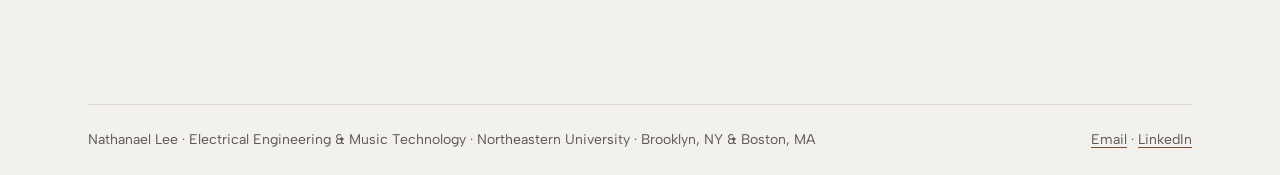
<file: experience/akrf.html>
<!doctype html>
<html lang="en">
<head>
<meta charset="utf-8">
<meta name="viewport" content="width=device-width, initial-scale=1">
<title>AKRF Internship · Nate Lee</title>
<meta name="description" content="A summer in AKRF&#x27;s acoustics department in New York City: 30+ client projects and 15+ site visits.">
<meta property="og:title" content="AKRF Internship · Nate Lee">
<meta property="og:description" content="A summer in AKRF&#x27;s acoustics department in New York City: 30+ client projects and 15+ site visits.">
<link rel="icon" href="../assets/favicon.png?v=2" type="image/png" sizes="64x64">
<link rel="icon" href="../assets/favicon-32.png?v=2" type="image/png" sizes="32x32">
<link rel="apple-touch-icon" href="../assets/apple-touch-icon.png?v=2">
<link rel="preconnect" href="https://fonts.googleapis.com">
<link rel="preconnect" href="https://fonts.gstatic.com" crossorigin>
<link rel="stylesheet" href="https://fonts.googleapis.com/css2?family=Albert+Sans:wght@300;400;500&display=swap">
<meta name="theme-color" content="#f2f1ee" media="(prefers-color-scheme: light)">
<meta name="theme-color" content="#12100f" media="(prefers-color-scheme: dark)">
<link rel="stylesheet" href="../assets/tokens.css?v=2">
<link rel="stylesheet" href="../assets/site.css?v=10">
</head>
<body>
<a class="skip" href="#main">Skip to content</a>
<header class="wrap">
  <nav class="site-nav" aria-label="Main">
    <a class="wordmark" href="../index.html">Nate Lee</a>
    <ul><li><a href="../index.html#work">Work</a></li><li><a href="../index.html#experience" aria-current="page">Experience</a></li><li><a href="../about.html">About</a></li><li><a href="../resume.html">Resume</a></li></ul>
  </nav>
</header>
<main id="main">
<div class="wrap">
  <div class="article-head">
    <a class="back" href="../index.html#experience"><svg viewBox="0 0 16 16" aria-hidden="true" fill="none" stroke="currentColor" stroke-width="1.5" stroke-linecap="round" stroke-linejoin="round"><path d="M13 8H3M7 4 3 8l4 4"/></svg>Experience</a>
    <hr class="rule">
    <h1>Acoustics, Noise &amp; Vibration Internship at AKRF</h1>
    <p class="subtitle">A summer in AKRF's acoustics department in New York City: 30+ client projects and 15+ site visits.</p>
    <dl class="facts"><div><dt>Role</dt><dd>Acoustics, Noise &amp; Vibration Intern</dd></div><div><dt>Tools</dt><dd>NTi &amp; B&amp;K SLMs, Room EQ Wizard, CadnaA, Treble, Genelec GLM, REAPER, Ableton, AutoCAD / Civil 3D, Bluebeam Revu, SketchUp, Aurora (ISO&nbsp;3382)</dd></div><div><dt>Timeline</dt><dd>Jun 2026 – Aug 2026</dd></div></dl>
    <figure class="plinth reveal"><div class="mat inset"><img src="../images/akrf/01.webp" alt="AKRF&#x27;s Pindrop Acoustical Auralization Suite" width="1600" height="1066" decoding="async" fetchpriority="high"></div><figcaption>AKRF&#x27;s Pindrop Acoustical Auralization Suite<span class="credit">Photo: AKRF</span></figcaption></figure>
  </div>
<article class="prose">
<h2>Overview</h2>
<p>Over the summer, I interned at AKRF&#x27;s acoustics department in New York City, contributing to 30+ client projects and participating in 15+ site visits. The work covered environmental noise and vibration assessment, acoustic modeling and measurement, impulse response diagnostics and signal processing, technical drafting, speaker system design, and client-facing deliverables. Below is a breakdown of my work.</p>
<h3>Environmental Noise & Vibration Assessment</h3>
<p>Conducted environmental noise and vibration field measurements on city and private projects using B&amp;K and NTi sound level meters, supporting CEQR and DEP compliance requirements. Site visits ranged from residential buildings to schools to specialized listening rooms, with measurements including Leq, L10, reverberation time, and vibration. Processed raw measurement data in B&amp;K and NTi software, performed calculations for acoustical metrics, and exported and analyzed results in Excel. Assisted with drafting acoustic result reports to clients, providing data interpretation, explanations, and recommendations.</p>
<div class="gallery" style="--cols:3"><figure><img src="../images/akrf/02.webp" alt="Loudspeakers and subwoofers set up for a test in an unfinished concrete space" width="985" height="768" loading="lazy" decoding="async"></figure><figure><img src="../images/akrf/03.webp" alt="Sound level meter on a tripod at a street measurement position" width="566" height="768" loading="lazy" decoding="async"></figure><figure><img src="../images/akrf/04.webp" alt="Sound level meter mounted on a balcony railing among trees" width="348" height="468" loading="lazy" decoding="async"></figure><figure><img src="../images/akrf/05.webp" alt="Microphone on an extended pole against the sky" width="690" height="668" loading="lazy" decoding="async"></figure><figure><img src="../images/akrf/06.webp" alt="Sound level meter on a tripod at an outdoor measurement position" width="360" height="360" loading="lazy" decoding="async"></figure><figure><img src="../images/akrf/07.webp" alt="Sound level meter on a tripod facing a window" width="367" height="360" loading="lazy" decoding="async"></figure></div>
<h3>Acoustic Testing: Impact, Transmission & Airborne</h3>
<p>Gained project experience conducting impact noise tests (using tapper impact machines and even weight drops), door transmission tests, and airborne reverberation time tests (pink noise method). Read, analyzed, and applied ASTM standards for impact noise and door transmission testing, analyzing 1/3 octave band data from SLM measurements and compiling results for reporting.</p>
<p>On an impact testing project at a gym facility (cellar gym, dental office on the 1st floor, residences above), performed weight-drop tests (30–50 lbs) while a colleague monitored floor-ceiling assembly transmission and structure-borne vibration in the receive room using an accelerometer and SLM. Captured LAFmax in 1/3 octave bands. Analysis concluded that the gym&#x27;s impact noise raised the dental office noise floor by up to 22 dB, exceeding the applicable 15 dB limit.</p>
<h3>Pindrop Spatial Audio and Calibration</h3>
<p>Calibrated AKRF&#x27;s PinDrop listening room (10.1 configuration) using Genelec GLM and an omnidirectional microphone, running a sine sweep from each speaker at each of eight microphone positions to set EQ, delay, and level, then verified the resulting calibration.</p>
<p>Unlocked the room&#x27;s ambisonics capability by building a signal chain for full ambisonic playback of both A-format and B-format Ambeo recordings. Created an aggregate audio device to bring nine BlackHole inputs into Reaper, separating pre-converted B-format material onto a master bus and a dedicated A-format track routed through an A-to-B converter. Applied IEM&#x27;s AllRADecoder and DistanceCompensator on the master bus, controlled by measured azimuth, elevation, and distance values for all ten speakers, so any source could be decoded accurately to the room&#x27;s actual speaker layout and played back through Treble in any modeled space. Also expanded the PinDrop SketchUp model to add a second listening position (middle of room position), re-measuring speaker geometry from that point to improve directional accuracy outside the primary sweet spot.</p>
<p>Separately, converted 4-channel AMBEO field recordings into stereo in Reaper (A-to-B format conversion and mid-side processing) for import into Ableton, and troubleshot a low-frequency deficit when level matching an ambisonics recording to the 10.1 playback setup, taking SLM readings at multiple simulated listener positions to isolate the mismatch.</p>
<h3>Acoustic Modeling in Treble</h3>
<p>Measured reverberation time at specific positions in a space to establish a baseline for model validation, then built a SketchUp model of the room from building and floor plans, organizing surfaces into a subfolder and assigning tags by material type (windows, walls, ceiling). After import into Treble, assigned absorption, scattering, and other acoustic coeffs to each tagged material, calculated RT at the same positions measured in the field with matched source and receiver placement, and compared modeled RT and frequency spectra against the field data, iterating on material assignments until the model agreed with measured conditions.</p>
<p>For treatment design, modeled the proposed acoustic panel geometry in SketchUp and assigned custom materials with defined absorption spectra, then used Treble&#x27;s functionality to build parallel untreated and treated models. This helped with direct A/B comparison of RT and spectral performance to evaluate treatment effectiveness before anything was installed.</p>
<h3>Residential HVAC Noise & Vibration Investigation</h3>
<p>Assisted with a noise and vibration investigation at a residential apartment where HVAC equipment in a lower-level crawl space was generating ongoing complaints from the owner. The crawl space housed two Wine Guardian evaporator units (suspended via threaded rods from the concrete slab above with rubber-in-shear isolators) and an Aprilaire dehumidifier unit resting on a layered vibration isolation assembly on the slab. Both were producing low-frequency structure-borne noise that was re-radiating into the atrium above as audible airborne noise, most noticeable during quiet background conditions.</p>
<p>Conducted a two-phase survey: an initial walk-through to visually and aurally document the offending equipment, followed by a full noise and vibration measurement campaign using a B&amp;K 2-channel system. Collected accelerometer and airborne measurements on the dehumidifier, unistrut, concrete floor, adjacent wall, and ceiling slab in the crawl space, as well as on the atrium wall, floor, and upper level, all in unit-on and unit-off conditions (15 measurement configurations total). Analyzed 1/3 octave band data, generated NC curves/SPL graphs, and compared on/off scenarios across all positions.</p>
<figure><img src="../images/akrf/08.webp" alt="SPL Graph" width="845" height="544" loading="lazy" decoding="async"><figcaption>SPL Graph</figcaption></figure>
<p>Analysis identified the dehumidifier as the dominant low-frequency noise source. The NC charts/SPL graphs showed clear spikes at 25, 63, and 125 Hz, particularly pronounced near the atrium wall. The 25 Hz dip was notably absent from the crawl space vibration and airborne measurements taken directly on the dehumidifier, leading to the conclusion that the 25 Hz energy was driven by a room mode in the atrium rather than direct radiation from the unit. The wall was identified as the weaker structural path compared to the 1.5-foot concrete slab separating the crawl space from the atrium, making it the primary transmission route for structure-borne vibration.</p>
<p>Helped analyze all data, write the report, and contributed to the acoustic and vibration recommendations. Key recommendations included swapping the wine units&#x27; existing 0.40-inch deflection rubber-in-shear isolators for 1.00-inch deflection spring/neoprene isolators to better attenuate low-frequency vibration, and either disconnecting the dehumidifier (if not mechanically required) or remounting it on improved isolation to address the dominant noise source.</p>
<h3>PinDrop Impulse Response Diagnostics</h3>
<p>Identified a frequency response dip at approximately 300 Hz in the PinDrop listening room, caused by destructive interference between early reflections off the ceiling, side walls, and floor interacting with the direct sound from the front left and right speakers. The interference corresponds to roughly a 1.7 ms delay (~1.9 feet of extra path length), consistent with a ceiling or side wall first-reflection bounce.</p>
<p>To investigate, removed the Genelec GLM calibration from the front speakers to isolate their raw frequency responses, then conducted a 12-measurement sine sweep campaign (6 listener positions × 2 speakers) captured with an NTi SLM. Trimmed the recordings with pre-sweep silence preserved and the full reverb tail intact, no input fades and no per-file normalization. Deconvolved the recordings against the inverse filter of the reference sweep to extract impulse responses, resolving an initial deconvolution error where convolution with the raw sweep (rather than its inverse) produced an artifact instead of a clean impulse.</p>
<figure><img src="../images/akrf/09.webp" alt="315 Hz band-filtered impulse response with Schroeder decay curve" width="1600" height="417" loading="lazy" decoding="async"></figure>
<p>Processed all 12 IRs through Aurora&#x27;s ISO 3382 framework. Initially lost most low-frequency data below 315 Hz due to two compounding issues: low gain staging on the NTi (poor SNR where background noise is highest) and over-aggressive IR fading that destroyed decay information needed for T20 computation. Reducing the fade to a gentle half-Hanning window applied well after room decay recovered data across the 80–250 Hz bands.</p>
<p>Compiled T20 results into a comparison spreadsheet with the 2025 baseline measurements (straight-firing speaker configuration) and three Treble acoustic model predictions. Imported pre-rotation and post-rotation IRs into Room EQ Wizard, overlaid frequency responses with 1/12 octave smoothing, and concluded that the 30° speaker toe-in did not meaningfully alter the frequency response as the 300 Hz dip is inherent to the room geometry. The project is paused pending senior review before moving to reflector design in Treble.</p>
<figure><img src="../images/akrf/10.webp" alt="REW overlay comparison of Position 1 (pre-rotation vs post rotation)" width="1555" height="900" loading="lazy" decoding="async"><figcaption>REW overlay comparison of Position 1 (pre-rotation vs post rotation)</figcaption></figure>
<p>This project provided hands-on experience with the interaction of room modes, wall construction tradeoffs (stiff walls for isolation vs. compliant walls for low-frequency absorption), and early reflection interference in frequency response. A critical takeaway was the asymmetry between constructive and destructive interference: constructive interference yields at most 3-6 dB of boost, while destructive interference can produce near-total cancellation, which is why frequency response nulls cannot be corrected with EQ and require physical acoustic treatment at the reflection surfaces.</p>
<h3>Vibration Testing for Auralization</h3>
<p>Worked on a vibration testing project using two transducers (configured as accelerometers) mounted to the 7th floor ceiling, connected to DP900 measurement software, while controlled stepping, walking, and flat-bottomed weight impacts were performed on the 8th floor with varying padding thicknesses and materials. Monitored and analyzed third-octave band data, then processed the audio recordings for the PinDrop auralization suite to produce acoustically accurate content for client demonstrations.</p>
<h3>CadnaA Noise Modeling</h3>
<p>Contributed to long-term noise modeling work in CadnaA for a large-scale urban development project in New York City. Built and refined both existing ambient noise condition models and predicted future construction noise models, which are used to assess noise impact on surrounding buildings and inform required mitigation measures for environmental review. Work involved constructing the 3D site model (buildings, receptors, noise sources), assigning receiver positions to building façades across the project area, and processing the output data in Excel for analysis and reporting. This project provided sustained experience with the full CadnaA modeling workflow, from geospatial setup through calculation and results verification, on an urban development.</p>

<h3>Sound Masking Speaker Layout</h3>
<p>Designed a sound masking speaker layout for a 16-floor correctional facility, working from architectural drawings in Bluebeam Revu. Applied acoustical judgment and sound masking design principles to determine speaker placement, spacing, and coverage across all floor plans.</p>
<h3>PinDrop Front Wall Technical Drawing</h3>
<p>Dimensioned the entire PinDrop front wall  (speaker coves, subwoofer cutouts, camera cutouts, screens, and all mounted devices), then modeled the wall in CAD. Produced a precisely dimensioned elevation and plan view drawing with all devices imported. The drawing was sent to an acoustic panel company for fabrication of new front wall panels.</p>
<figure class="narrow"><img src="../images/akrf/13.webp" alt="CAD elevation and partial plan of the Pindrop front wall" width="697" height="821" loading="lazy" decoding="async"></figure>
<h3>Reflection</h3>
<p>This internship was an incredible experience, and I&#x27;m deeply grateful to AKRF (especially the acoustics team) for the opportunity. What stood out most was how welcoming and supportive everyone on the team was from day one. The people made this experience what it was. I came in hoping to learn about acoustical consulting and left with a much fuller picture of the field and an appreciation for the collaborative culture that makes great engineering work possible.</p>

</article>
</div>
</main>
<footer class="wrap page-end">
  <div class="site-footer">
    <span>Nathanael Lee · Electrical Engineering &amp; Music Technology · Northeastern University · Brooklyn, NY &amp; Boston, MA</span>
    <span><a href="mailto:nathanael.b.lee@gmail.com">Email</a> · <a href="https://www.linkedin.com/in/nate-lee-/" target="_blank" rel="noopener">LinkedIn</a></span>
  </div>
</footer>
<script src="../assets/site.js?v=1"></script>
</body>
</html>
</file>
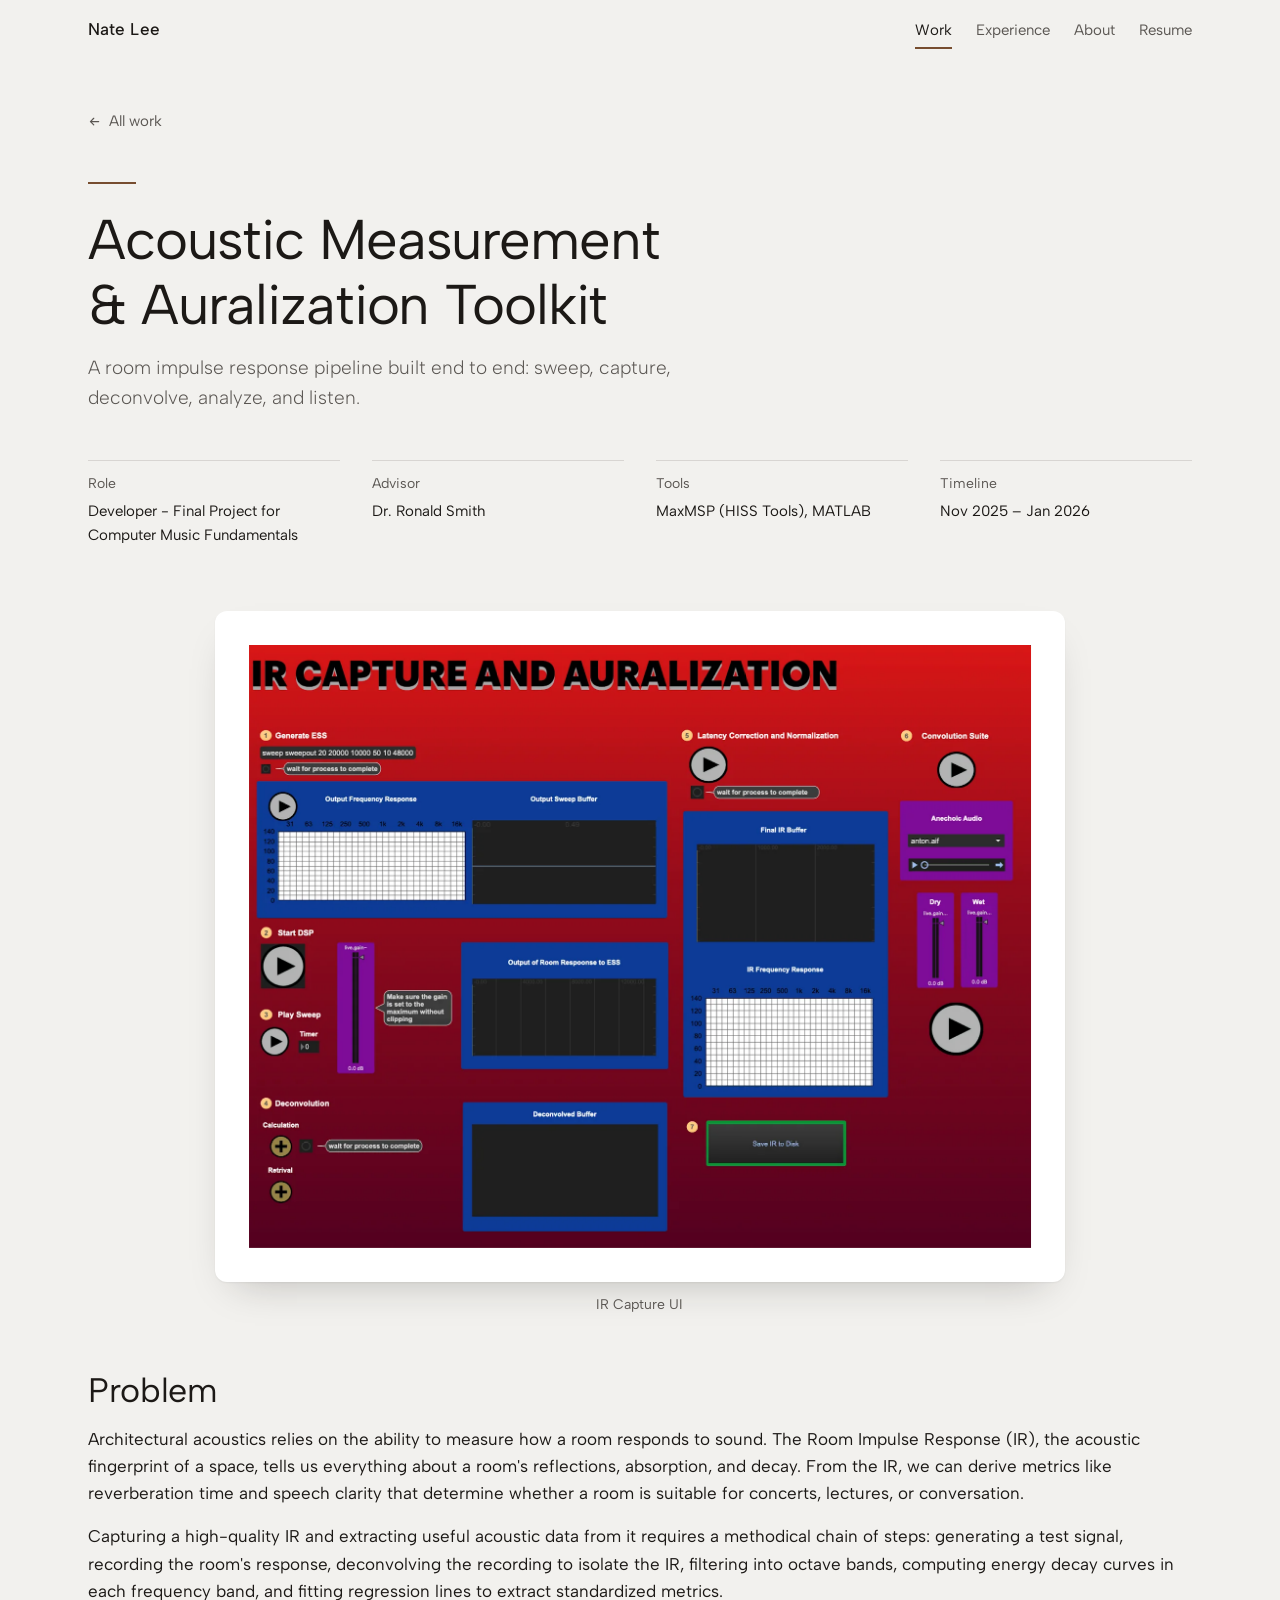
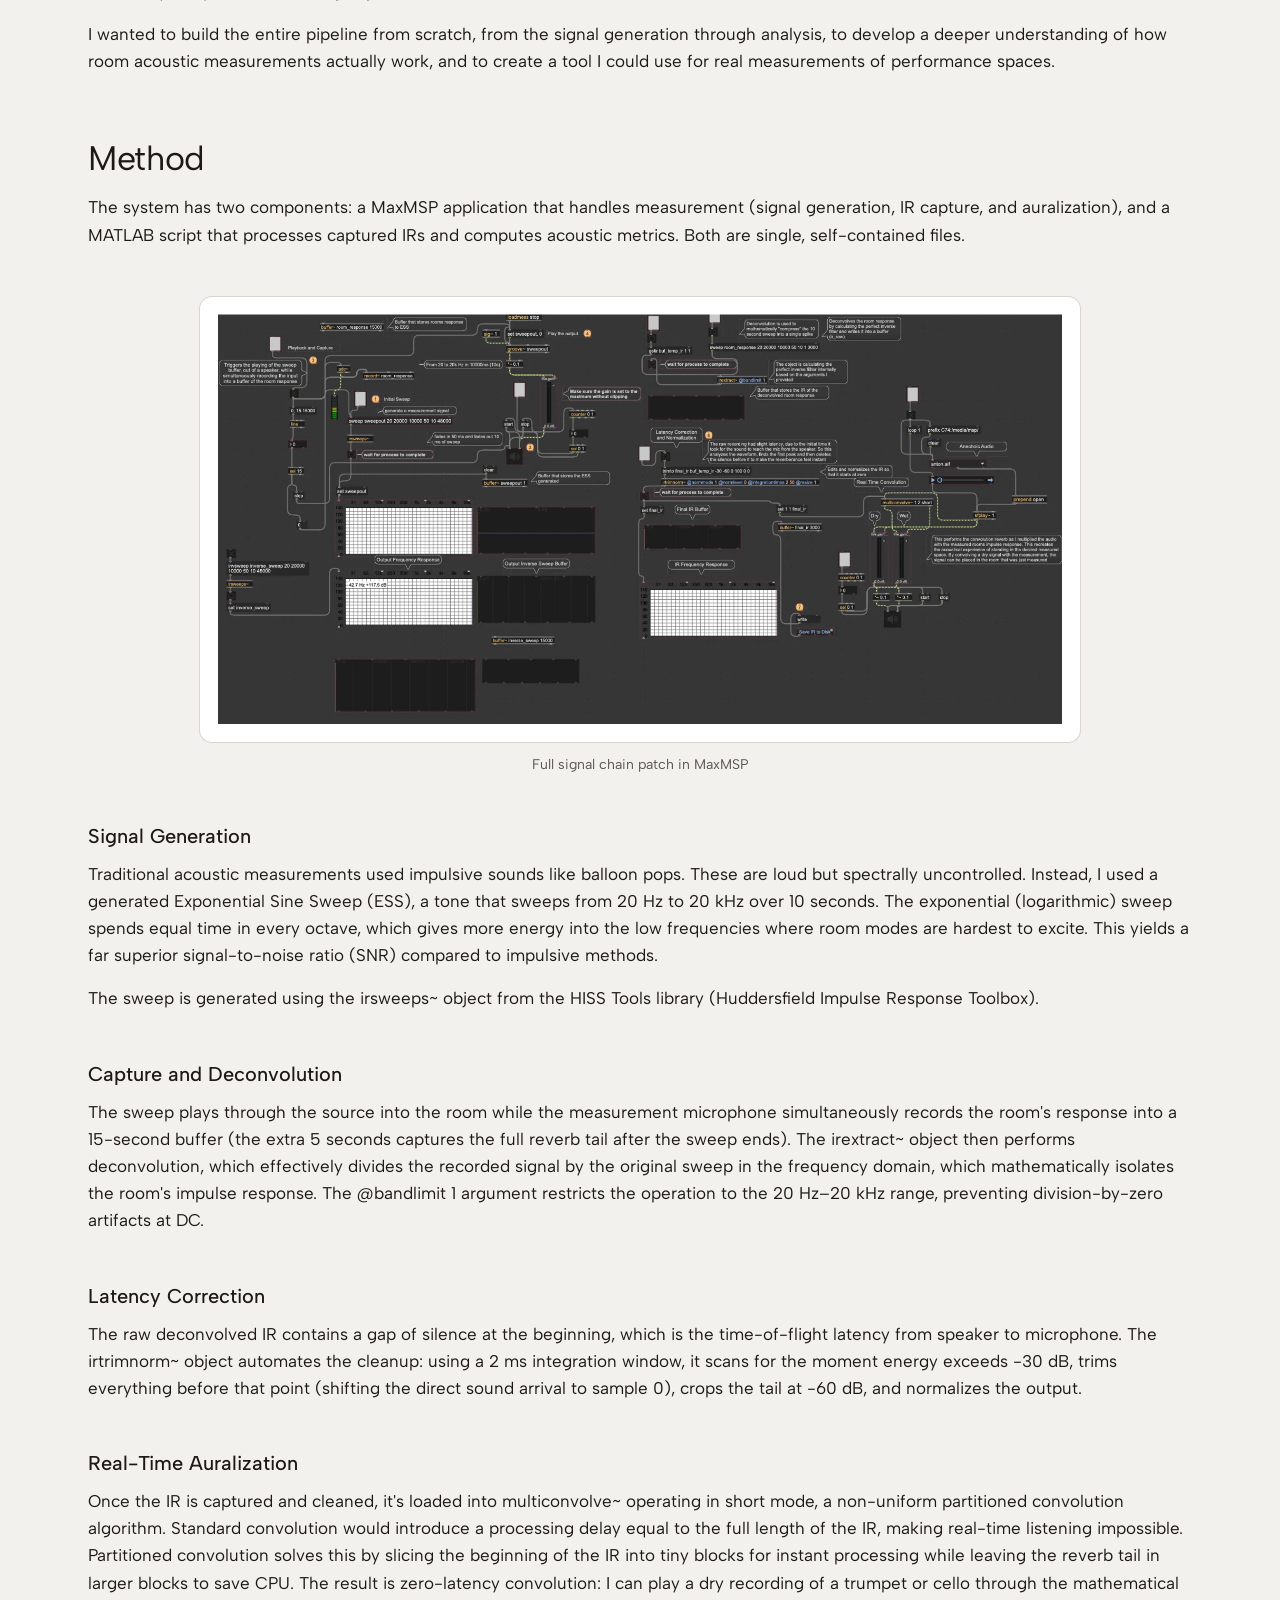
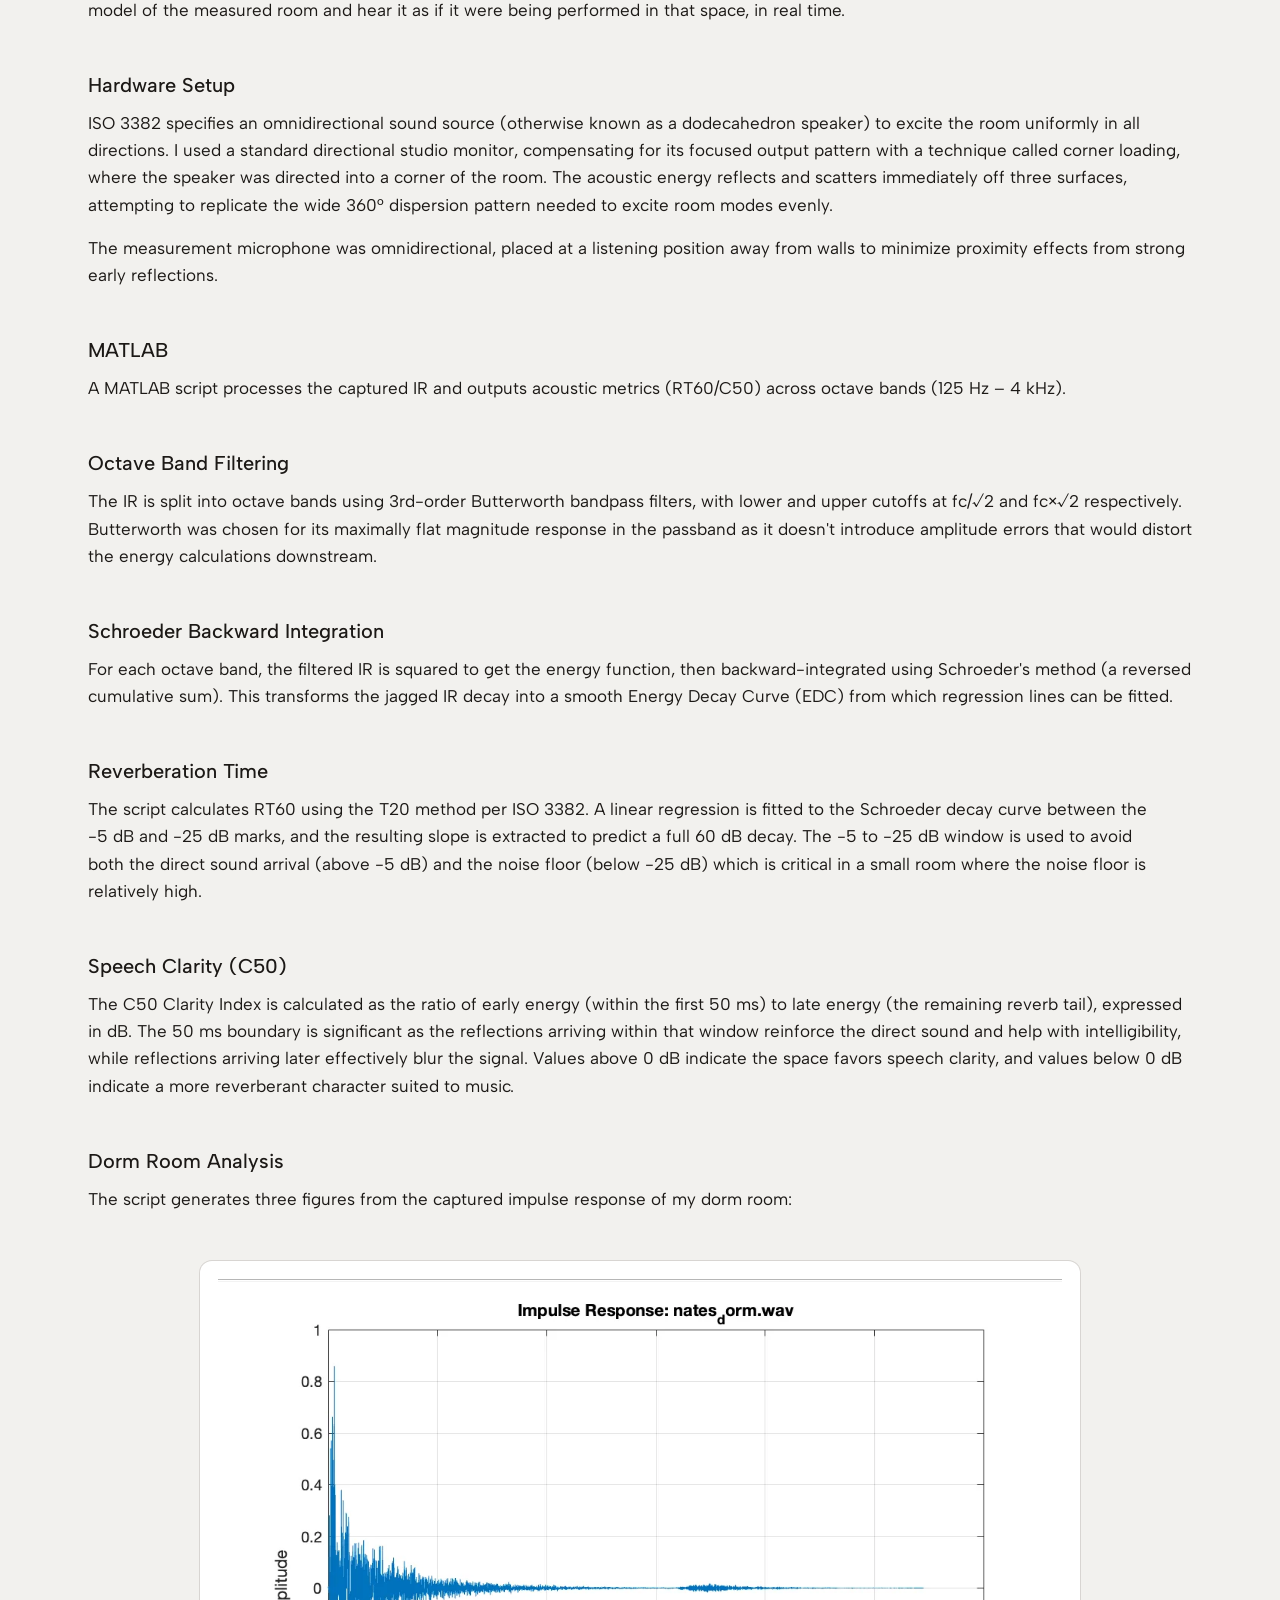
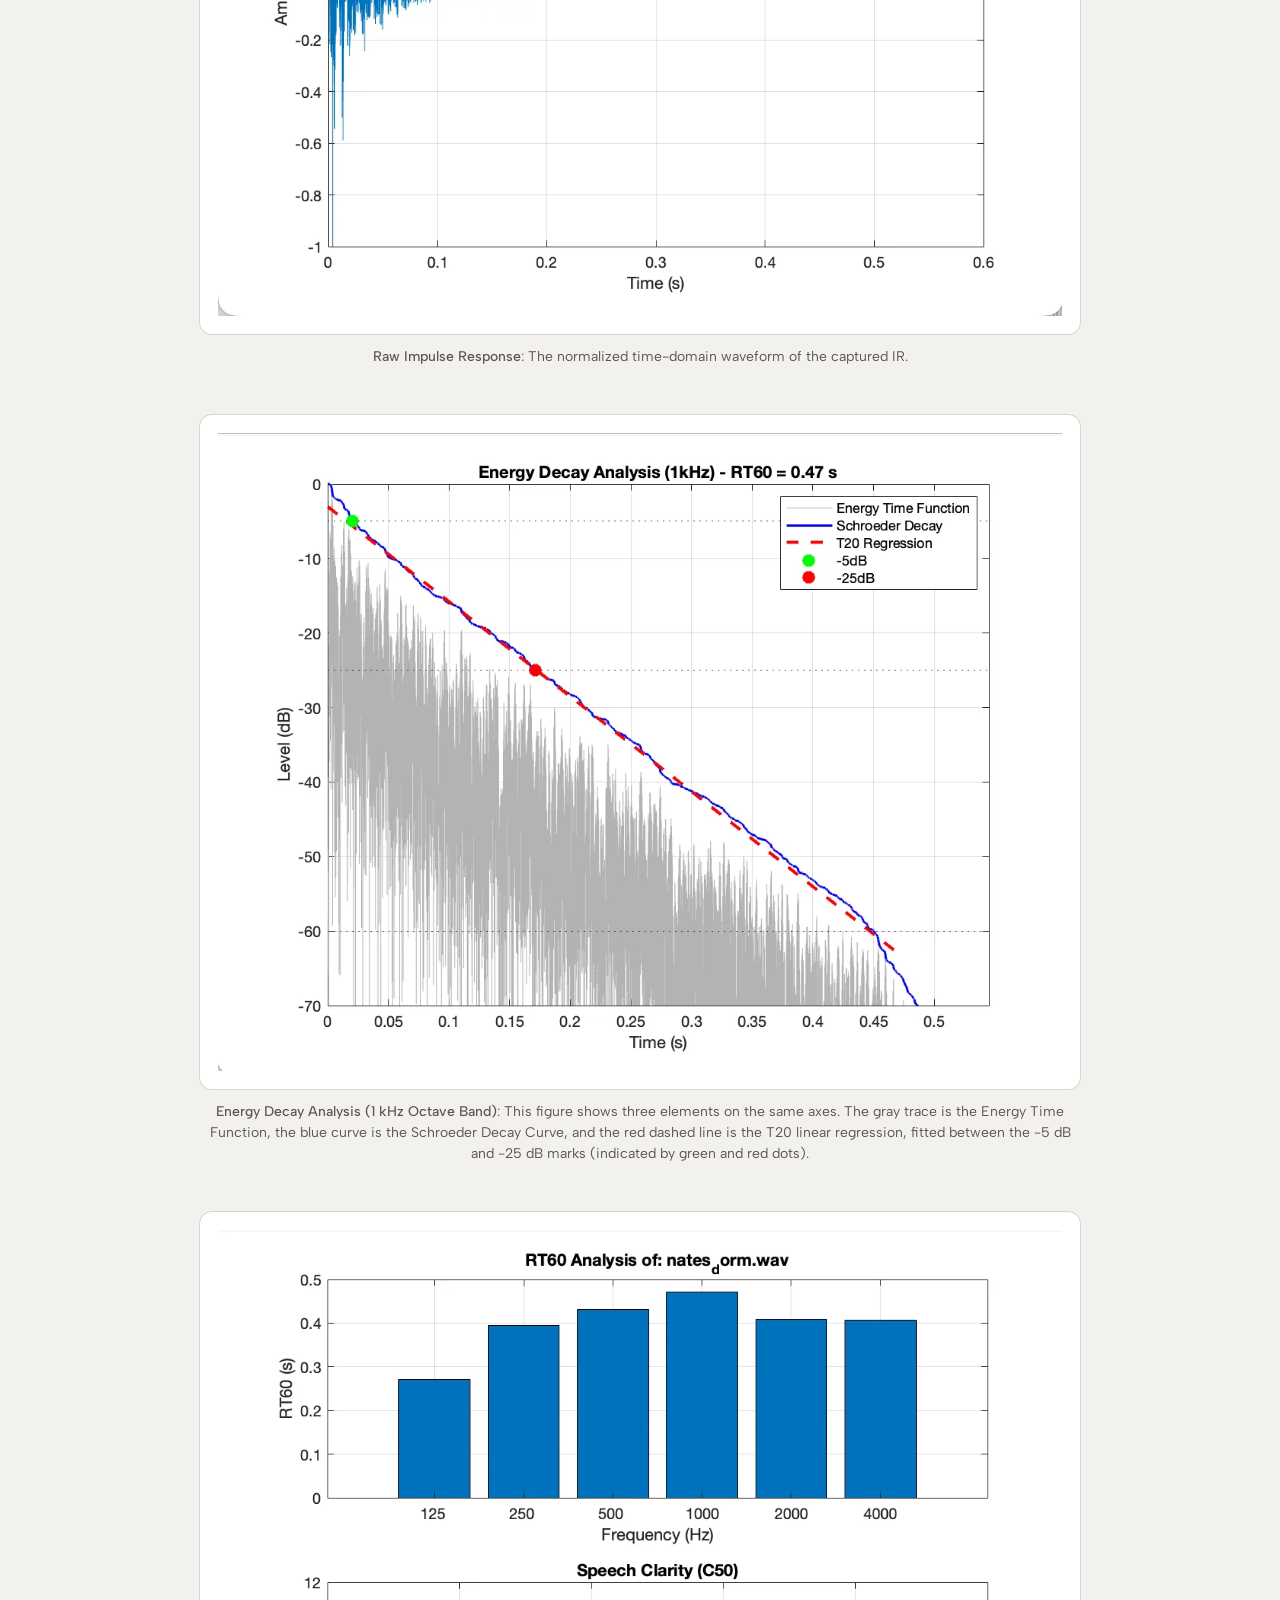
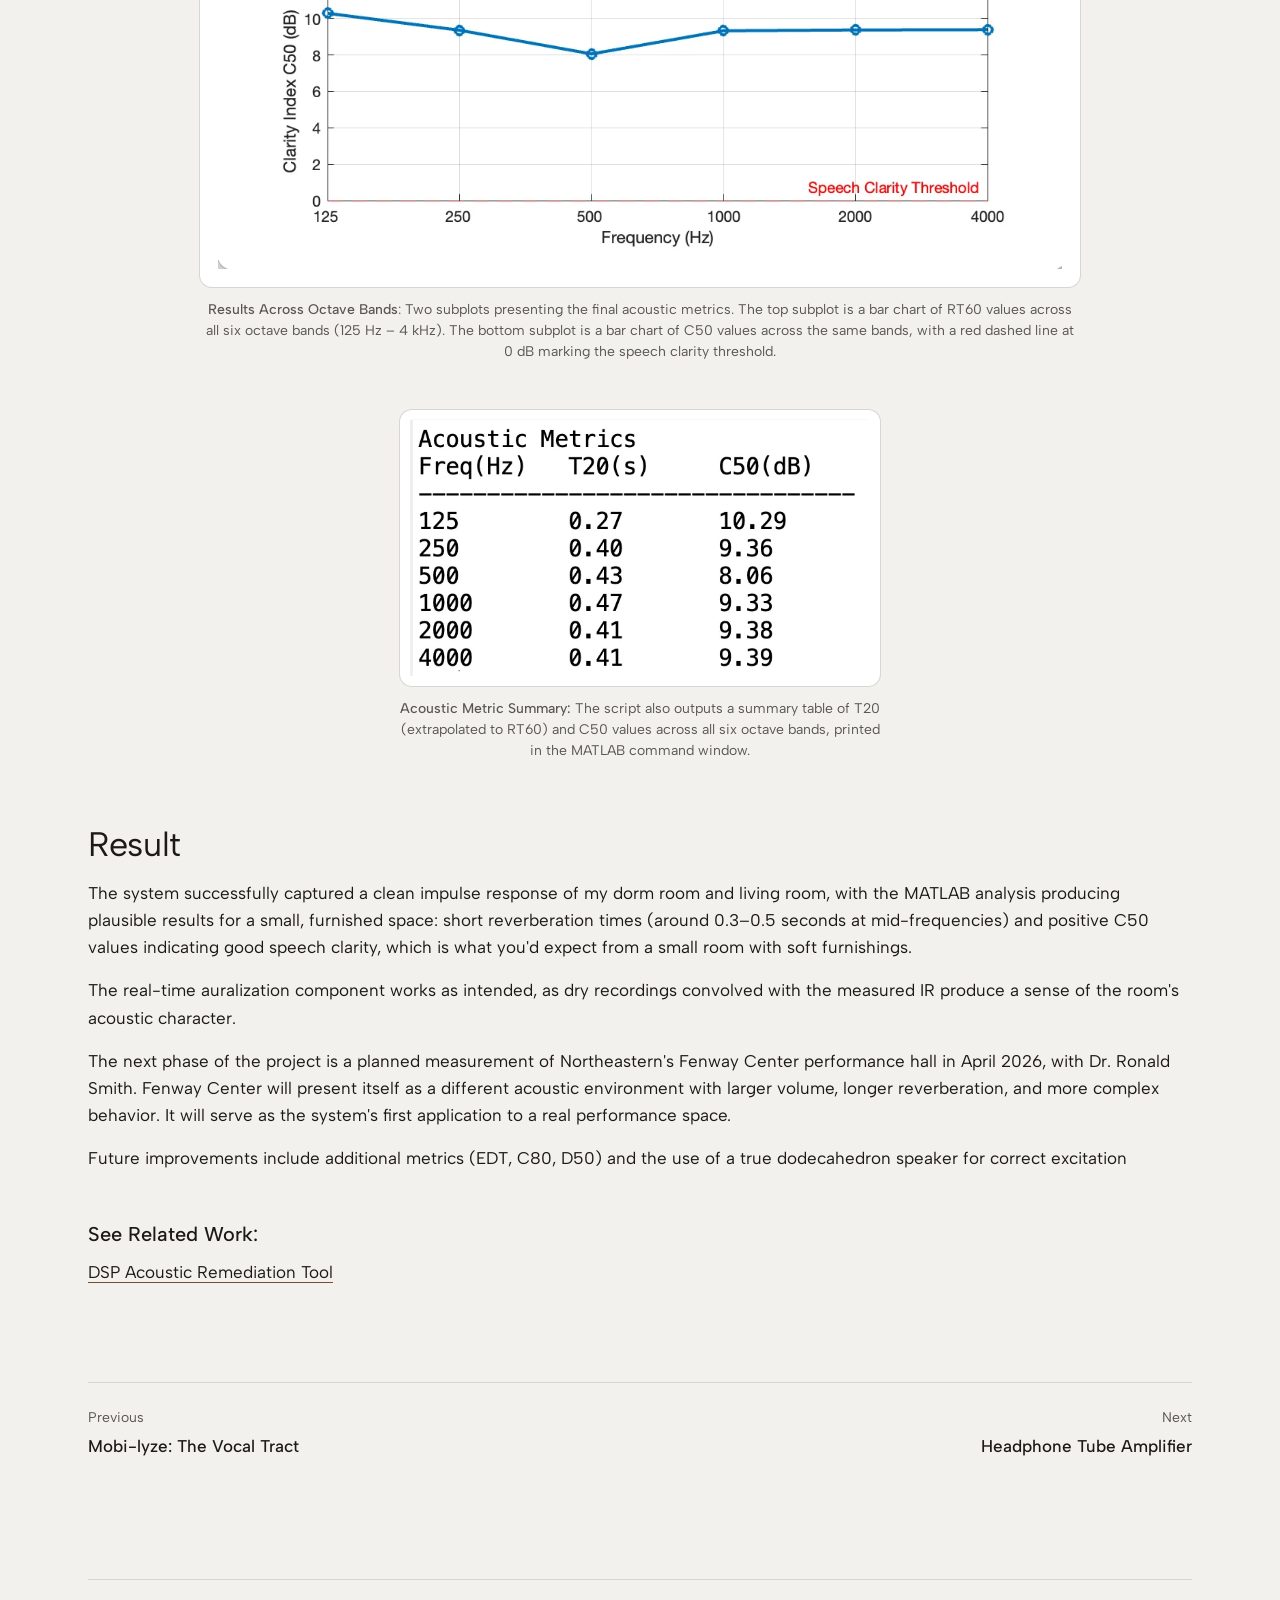
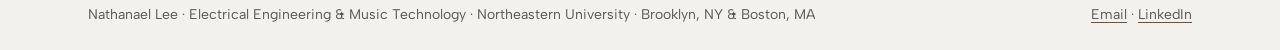
<file: projects/acoustic-measurement-toolkit.html>
<!doctype html>
<html lang="en">
<head>
<meta charset="utf-8">
<meta name="viewport" content="width=device-width, initial-scale=1">
<title>Acoustic Measurement & Auralization Toolkit · Nate Lee</title>
<meta name="description" content="A room impulse response pipeline built end to end: sweep, capture, deconvolve, analyze, and listen.">
<meta property="og:title" content="Acoustic Measurement & Auralization Toolkit · Nate Lee">
<meta property="og:description" content="A room impulse response pipeline built end to end: sweep, capture, deconvolve, analyze, and listen.">
<link rel="icon" href="../assets/favicon.png?v=2" type="image/png" sizes="64x64">
<link rel="icon" href="../assets/favicon-32.png?v=2" type="image/png" sizes="32x32">
<link rel="apple-touch-icon" href="../assets/apple-touch-icon.png?v=2">
<link rel="preconnect" href="https://fonts.googleapis.com">
<link rel="preconnect" href="https://fonts.gstatic.com" crossorigin>
<link rel="stylesheet" href="https://fonts.googleapis.com/css2?family=Albert+Sans:wght@300;400;500&display=swap">
<meta name="theme-color" content="#f2f1ee" media="(prefers-color-scheme: light)">
<meta name="theme-color" content="#12100f" media="(prefers-color-scheme: dark)">
<link rel="stylesheet" href="../assets/tokens.css?v=2">
<link rel="stylesheet" href="../assets/site.css?v=10">
</head>
<body>
<a class="skip" href="#main">Skip to content</a>
<header class="wrap">
  <nav class="site-nav" aria-label="Main">
    <a class="wordmark" href="../index.html">Nate Lee</a>
    <ul><li><a href="../index.html#work" aria-current="page">Work</a></li><li><a href="../index.html#experience">Experience</a></li><li><a href="../about.html">About</a></li><li><a href="../resume.html">Resume</a></li></ul>
  </nav>
</header>
<main id="main">
<div class="wrap">
  <div class="article-head">
    <a class="back" href="../index.html#work"><svg viewBox="0 0 16 16" aria-hidden="true" fill="none" stroke="currentColor" stroke-width="1.5" stroke-linecap="round" stroke-linejoin="round"><path d="M13 8H3M7 4 3 8l4 4"/></svg>All work</a>
    <hr class="rule">
    <h1>Acoustic Measurement &amp; Auralization Toolkit</h1>
    <p class="subtitle">A room impulse response pipeline built end to end: sweep, capture, deconvolve, analyze, and listen.</p>
    <dl class="facts"><div><dt>Role</dt><dd>Developer - Final Project for Computer Music Fundamentals</dd></div><div><dt>Advisor</dt><dd>Dr. Ronald Smith</dd></div><div><dt>Tools</dt><dd>MaxMSP (HISS Tools), MATLAB</dd></div><div><dt>Timeline</dt><dd>Nov 2025 – Jan 2026</dd></div></dl>
    <figure class="plinth reveal"><div class="mat inset"><img src="../images/acoustic-measurement-toolkit/01.webp" alt="IR Capture UI" width="1600" height="1232" decoding="async" fetchpriority="high"></div><figcaption>IR Capture UI</figcaption></figure>
  </div>
<article class="prose">
<h2>Problem</h2>
<p>Architectural acoustics relies on the ability to measure how a room responds to sound. The Room Impulse Response (IR), the acoustic fingerprint of a space, tells us everything about a room&#x27;s reflections, absorption, and decay. From the IR, we can derive metrics like reverberation time and speech clarity that determine whether a room is suitable for concerts, lectures, or conversation.</p>
<p>Capturing a high-quality IR and extracting useful acoustic data from it requires a methodical chain of steps: generating a test signal, recording the room&#x27;s response, deconvolving the recording to isolate the IR, filtering into octave bands, computing energy decay curves in each frequency band, and fitting regression lines to extract standardized metrics.</p>
<p>I wanted to build the entire pipeline from scratch, from the signal generation through analysis, to develop a deeper understanding of how room acoustic measurements actually work, and to create a tool I could use for real measurements of performance spaces.</p>
<h2>Method</h2>
<p>The system has two components: a MaxMSP application that handles measurement (signal generation, IR capture, and auralization), and a MATLAB script that processes captured IRs and computes acoustic metrics. Both are single, self-contained files.</p>
<figure><img src="../images/acoustic-measurement-toolkit/02.webp" alt="Full signal chain patch in MaxMSP" width="1600" height="776" loading="lazy" decoding="async"><figcaption>Full signal chain patch in MaxMSP</figcaption></figure>
<h3>Signal Generation</h3>
<p>Traditional acoustic measurements used impulsive sounds like balloon pops. These are loud but spectrally uncontrolled. Instead, I used a generated Exponential Sine Sweep (ESS), a tone that sweeps from 20 Hz to 20 kHz over 10 seconds. The exponential (logarithmic) sweep spends equal time in every octave, which gives more energy into the low frequencies where room modes are hardest to excite. This yields a far superior signal-to-noise ratio (SNR) compared to impulsive methods.</p>
<p>The sweep is generated using the irsweeps~ object from the HISS Tools library (Huddersfield Impulse Response Toolbox).</p>
<h3>Capture and Deconvolution</h3>
<p>The sweep plays through the source into the room while the measurement microphone simultaneously records the room&#x27;s response into a 15-second buffer (the extra 5 seconds captures the full reverb tail after the sweep ends). The irextract~ object then performs deconvolution, which effectively divides the recorded signal by the original sweep in the frequency domain, which mathematically isolates the room&#x27;s impulse response. The @bandlimit 1 argument restricts the operation to the 20 Hz–20 kHz range, preventing division-by-zero artifacts at DC.</p>
<h3>Latency Correction</h3>
<p>The raw deconvolved IR contains a gap of silence at the beginning, which is the time-of-flight latency from speaker to microphone. The irtrimnorm~ object automates the cleanup: using a 2 ms integration window, it scans for the moment energy exceeds -30 dB, trims everything before that point (shifting the direct sound arrival to sample 0), crops the tail at -60 dB, and normalizes the output.</p>
<h3>Real-Time Auralization</h3>
<p>Once the IR is captured and cleaned, it&#x27;s loaded into multiconvolve~ operating in short mode, a non-uniform partitioned convolution algorithm. Standard convolution would introduce a processing delay equal to the full length of the IR, making real-time listening impossible. Partitioned convolution solves this by slicing the beginning of the IR into tiny blocks for instant processing while leaving the reverb tail in larger blocks to save CPU. The result is zero-latency convolution: I can play a dry recording of a trumpet or cello through the mathematical model of the measured room and hear it as if it were being performed in that space, in real time.</p>
<h3>Hardware Setup</h3>
<p>ISO 3382 specifies an omnidirectional sound source (otherwise known as a dodecahedron speaker) to excite the room uniformly in all directions. I used a standard directional studio monitor, compensating for its focused output pattern with a technique called corner loading, where the speaker was directed into a corner of the room. The acoustic energy reflects and scatters immediately off three surfaces, attempting to replicate the wide 360° dispersion pattern needed to excite room modes evenly.</p>
<p>The measurement microphone was omnidirectional, placed at a listening position away from walls to minimize proximity effects from strong early reflections.</p>
<h3>MATLAB</h3>
<p>A MATLAB script processes the captured IR and outputs acoustic metrics (RT60/C50) across octave bands (125 Hz – 4 kHz).</p>
<h3>Octave Band Filtering</h3>
<p>The IR is split into octave bands using 3rd-order Butterworth bandpass filters, with lower and upper cutoffs at fc/√2 and fc×√2 respectively. Butterworth was chosen for its maximally flat magnitude response in the passband as it doesn&#x27;t introduce amplitude errors that would distort the energy calculations downstream.</p>
<h3>Schroeder Backward Integration</h3>
<p>For each octave band, the filtered IR is squared to get the energy function, then backward-integrated using Schroeder&#x27;s method (a reversed cumulative sum). This transforms the jagged IR decay into a smooth Energy Decay Curve (EDC) from which regression lines can be fitted.</p>
<h3>Reverberation Time</h3>
<p>The script calculates RT60 using the T20 method per ISO 3382. A linear regression is fitted to the Schroeder decay curve between the -5 dB and -25 dB marks, and the resulting slope is extracted to predict a full 60 dB decay. The -5 to -25 dB window is used to avoid both the direct sound arrival (above -5 dB) and the noise floor (below -25 dB) which is critical in a small room where the noise floor is relatively high.</p>
<h3>Speech Clarity (C50)</h3>
<p>The C50 Clarity Index is calculated as the ratio of early energy (within the first 50 ms) to late energy (the remaining reverb tail), expressed in dB. The 50 ms boundary is significant as the reflections arriving within that window reinforce the direct sound and help with intelligibility, while reflections arriving later effectively blur the signal. Values above 0 dB indicate the space favors speech clarity, and values below 0 dB indicate a more reverberant character suited to music.</p>
<h3>Dorm Room Analysis</h3>
<p>The script generates three figures from the captured impulse response of my dorm room:</p>
<figure><img src="../images/acoustic-measurement-toolkit/03.webp" alt="Raw Impulse Response" width="1118" height="844" loading="lazy" decoding="async"><figcaption><strong>Raw Impulse Response</strong>: The normalized time-domain waveform of the captured IR.</figcaption></figure>
<figure><img src="../images/acoustic-measurement-toolkit/04.webp" alt="Energy Decay Analysis (1 kHz Octave Band)" width="1108" height="838" loading="lazy" decoding="async"><figcaption><strong>Energy Decay Analysis (1 kHz Octave Band)</strong>: This figure shows three elements on the same axes. The gray trace is the Energy Time Function, the blue curve is the Schroeder Decay Curve, and the red dashed line is the T20 linear regression, fitted between the -5 dB and -25 dB marks (indicated by green and red dots).</figcaption></figure>
<figure><img src="../images/acoustic-measurement-toolkit/05.webp" alt="Results Across Octave Bands" width="1110" height="840" loading="lazy" decoding="async"><figcaption><strong>Results Across Octave Bands</strong>: Two subplots presenting the final acoustic metrics. The top subplot is a bar chart of RT60 values across all six octave bands (125 Hz – 4 kHz). The bottom subplot is a bar chart of C50 values across the same bands, with a red dashed line at 0 dB marking the speech clarity threshold.</figcaption></figure>
<figure class="narrow"><img src="../images/acoustic-measurement-toolkit/06.webp" alt="Acoustic Metric Summary" width="674" height="376" loading="lazy" decoding="async"><figcaption><strong>Acoustic Metric Summary: </strong>The script also outputs a summary table of T20 (extrapolated to RT60) and C50 values across all six octave bands, printed in the MATLAB command window.</figcaption></figure>
<h2>Result</h2>
<p>The system successfully captured a clean impulse response of my dorm room and living room, with the MATLAB analysis producing plausible results for a small, furnished space: short reverberation times (around 0.3–0.5 seconds at mid-frequencies) and positive C50 values indicating good speech clarity, which is what you&#x27;d expect from a small room with soft furnishings.</p>
<p>The real-time auralization component works as intended, as dry recordings convolved with the measured IR produce a sense of the room&#x27;s acoustic character.</p>
<p>The next phase of the project is a planned measurement of Northeastern&#x27;s Fenway Center performance hall in April 2026, with Dr. Ronald Smith. Fenway Center will present itself as a different acoustic environment with larger volume, longer reverberation, and more complex behavior. It will serve as the system&#x27;s first application to a real performance space.</p>
<p>Future improvements include additional metrics (EDT, C80, D50) and the use of a true dodecahedron speaker for correct excitation</p>
<h3>See Related Work:</h3>
<p><a href="../projects/dsp-acoustic-remediation.html">DSP Acoustic Remediation Tool</a></p>
<nav class="pager"><a href="mobi-lyze.html"><span>Previous</span>Mobi-lyze: The Vocal Tract</a><a class="next" href="headphone-tube-amp.html"><span>Next</span>Headphone Tube Amplifier</a></nav>
</article>
</div>
</main>
<footer class="wrap page-end">
  <div class="site-footer">
    <span>Nathanael Lee · Electrical Engineering &amp; Music Technology · Northeastern University · Brooklyn, NY &amp; Boston, MA</span>
    <span><a href="mailto:nathanael.b.lee@gmail.com">Email</a> · <a href="https://www.linkedin.com/in/nate-lee-/" target="_blank" rel="noopener">LinkedIn</a></span>
  </div>
</footer>
<script src="../assets/site.js?v=1"></script>
</body>
</html>
</file>
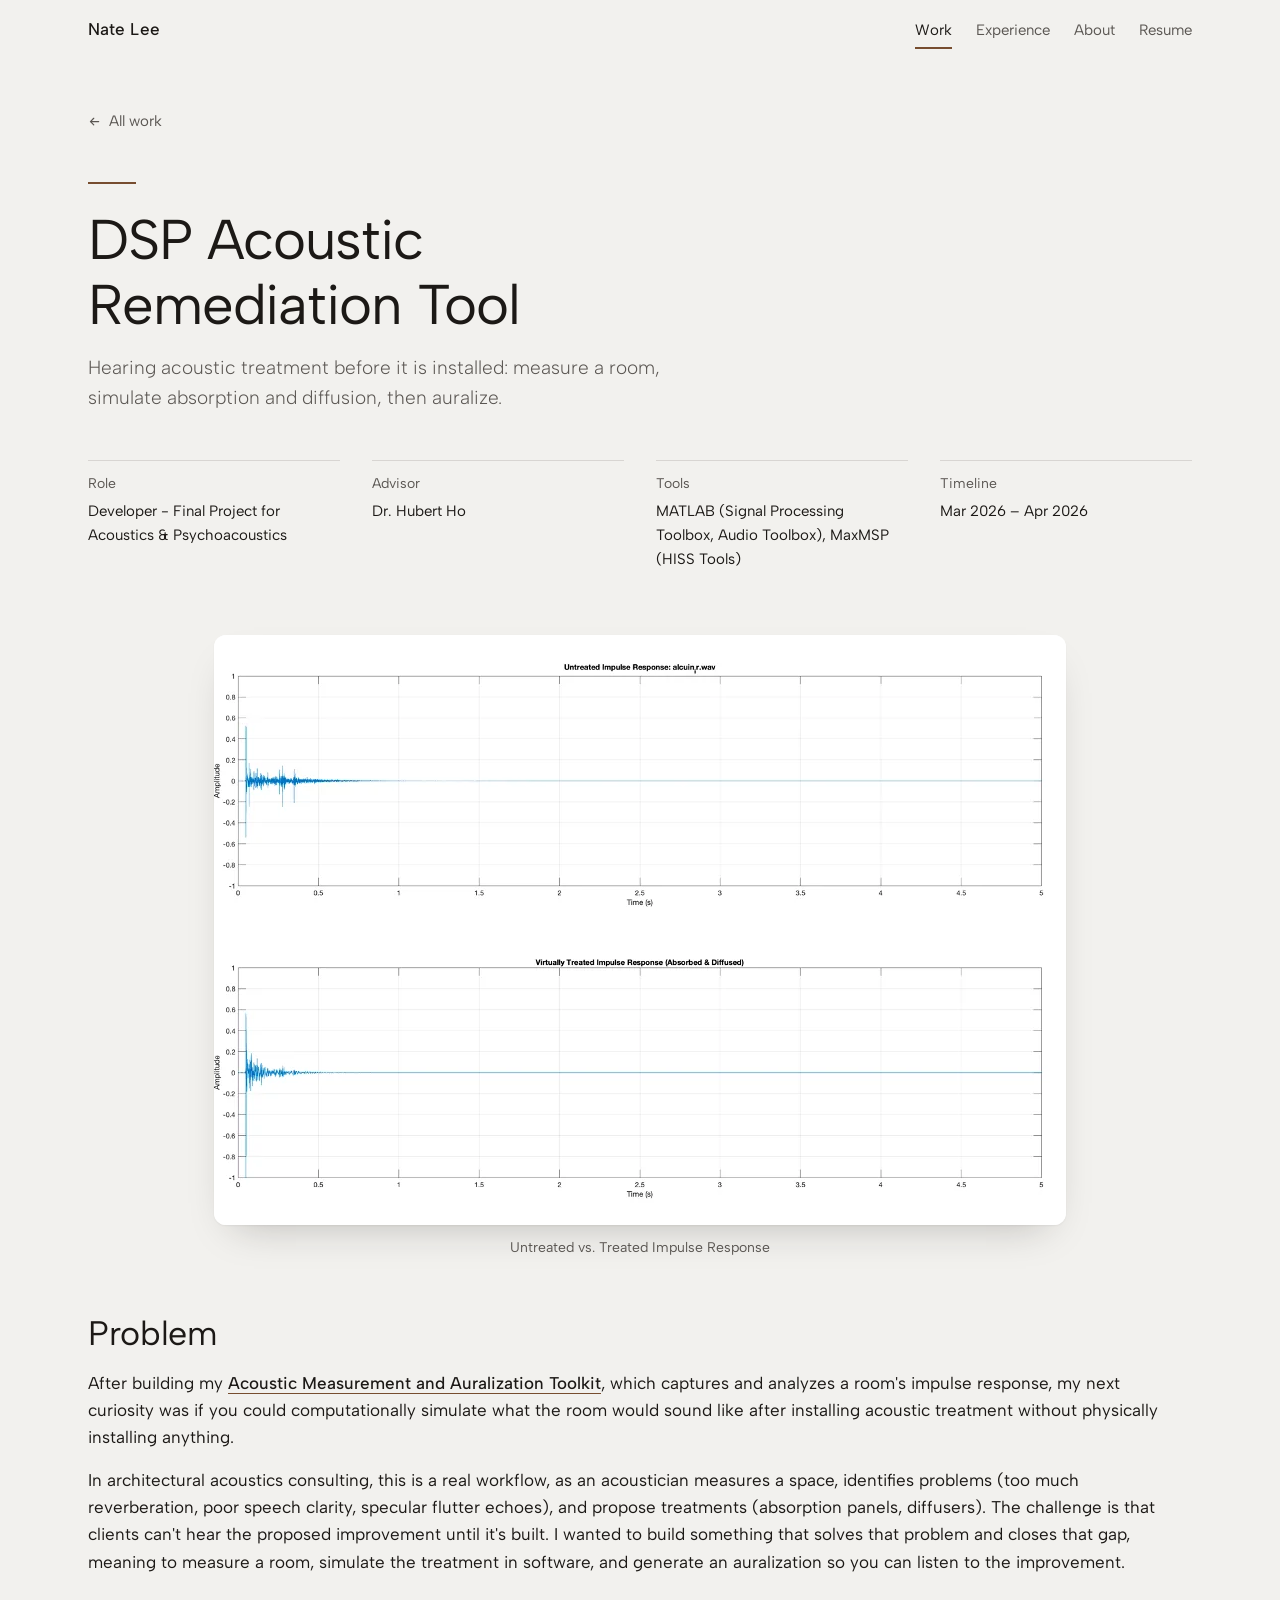
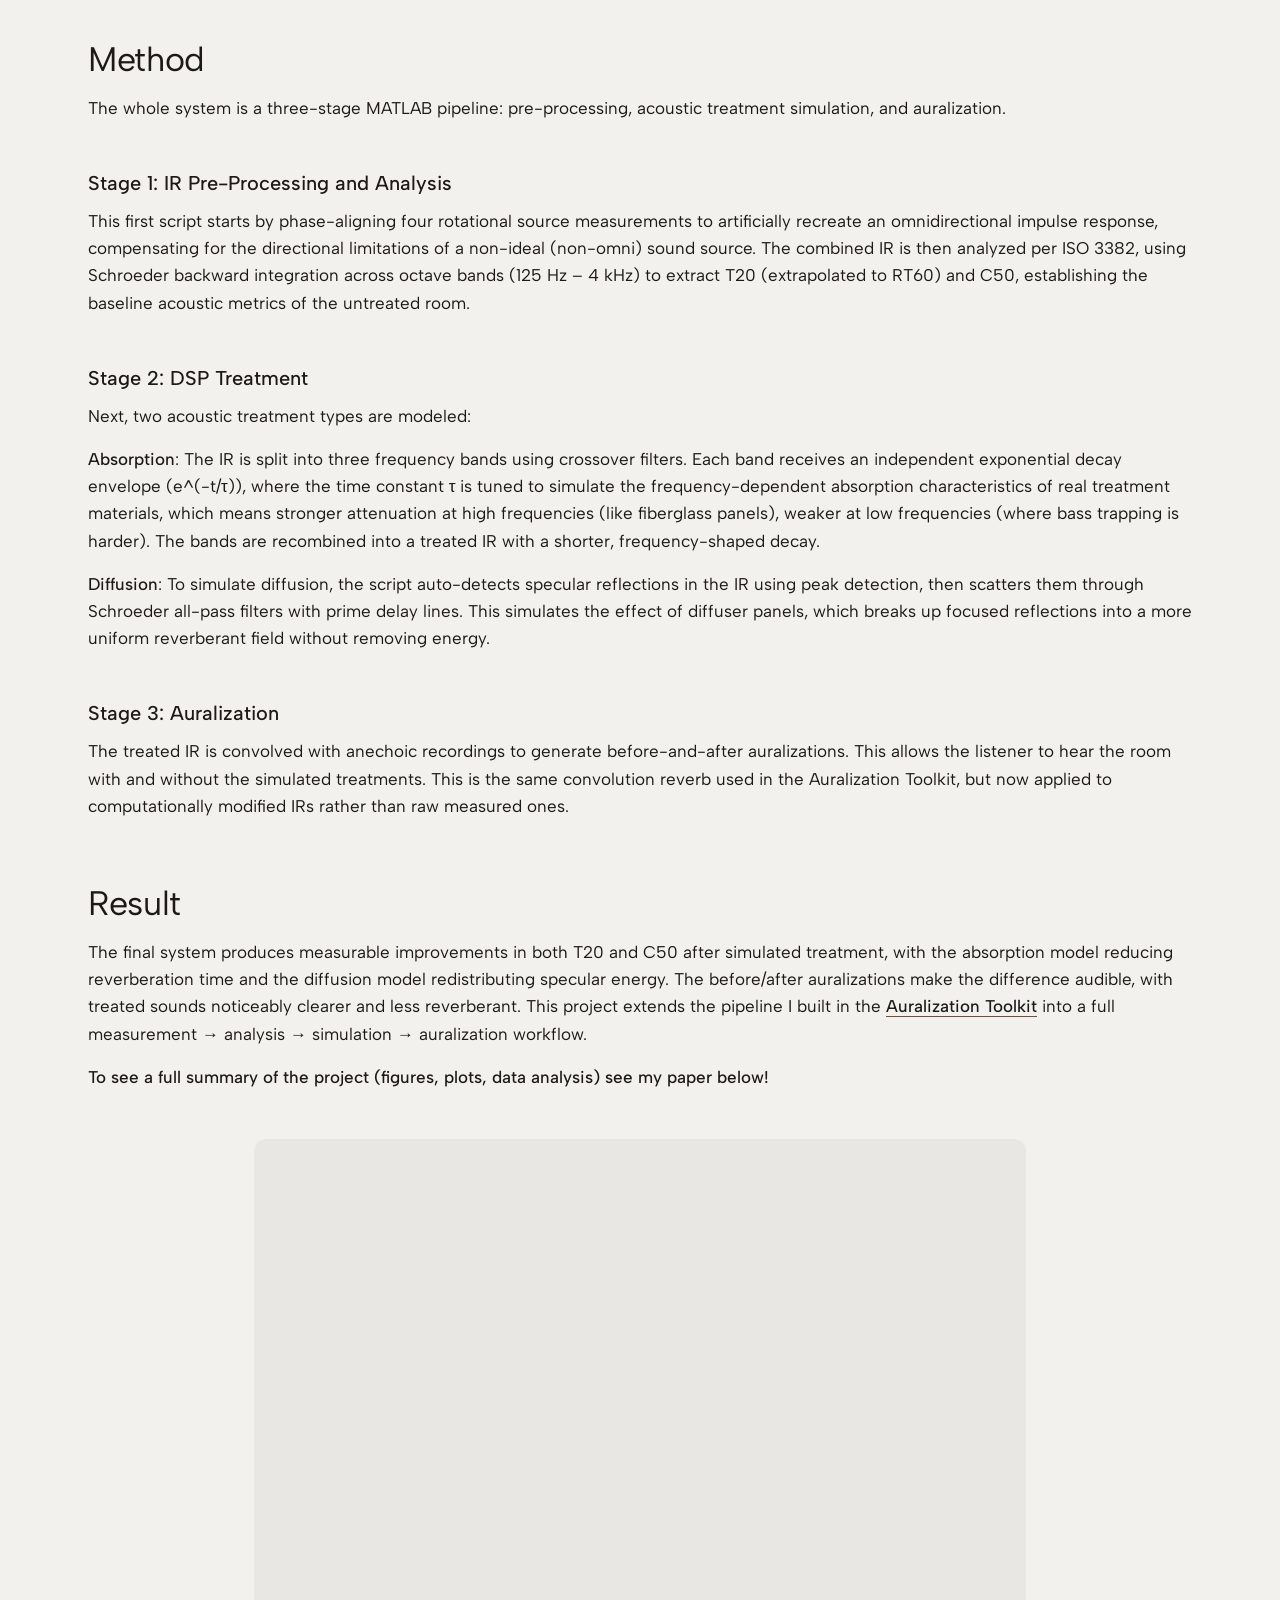
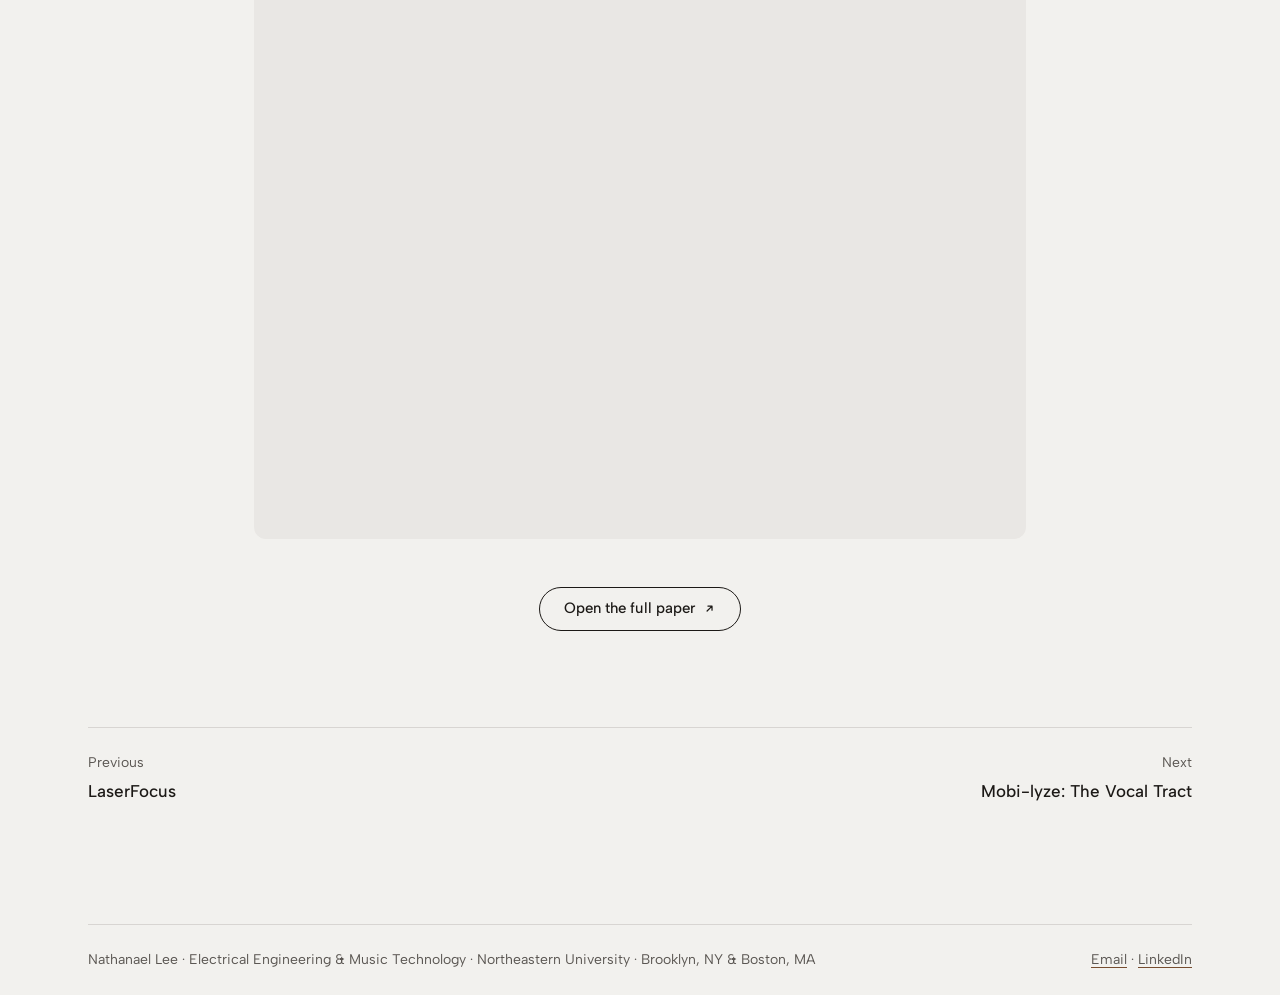
<file: projects/dsp-acoustic-remediation.html>
<!doctype html>
<html lang="en">
<head>
<meta charset="utf-8">
<meta name="viewport" content="width=device-width, initial-scale=1">
<title>DSP Acoustic Remediation Tool · Nate Lee</title>
<meta name="description" content="Hearing acoustic treatment before it is installed: measure a room, simulate absorption and diffusion, then auralize.">
<meta property="og:title" content="DSP Acoustic Remediation Tool · Nate Lee">
<meta property="og:description" content="Hearing acoustic treatment before it is installed: measure a room, simulate absorption and diffusion, then auralize.">
<link rel="icon" href="../assets/favicon.png?v=2" type="image/png" sizes="64x64">
<link rel="icon" href="../assets/favicon-32.png?v=2" type="image/png" sizes="32x32">
<link rel="apple-touch-icon" href="../assets/apple-touch-icon.png?v=2">
<link rel="preconnect" href="https://fonts.googleapis.com">
<link rel="preconnect" href="https://fonts.gstatic.com" crossorigin>
<link rel="stylesheet" href="https://fonts.googleapis.com/css2?family=Albert+Sans:wght@300;400;500&display=swap">
<meta name="theme-color" content="#f2f1ee" media="(prefers-color-scheme: light)">
<meta name="theme-color" content="#12100f" media="(prefers-color-scheme: dark)">
<link rel="stylesheet" href="../assets/tokens.css?v=2">
<link rel="stylesheet" href="../assets/site.css?v=10">
</head>
<body>
<a class="skip" href="#main">Skip to content</a>
<header class="wrap">
  <nav class="site-nav" aria-label="Main">
    <a class="wordmark" href="../index.html">Nate Lee</a>
    <ul><li><a href="../index.html#work" aria-current="page">Work</a></li><li><a href="../index.html#experience">Experience</a></li><li><a href="../about.html">About</a></li><li><a href="../resume.html">Resume</a></li></ul>
  </nav>
</header>
<main id="main">
<div class="wrap">
  <div class="article-head">
    <a class="back" href="../index.html#work"><svg viewBox="0 0 16 16" aria-hidden="true" fill="none" stroke="currentColor" stroke-width="1.5" stroke-linecap="round" stroke-linejoin="round"><path d="M13 8H3M7 4 3 8l4 4"/></svg>All work</a>
    <hr class="rule">
    <h1>DSP Acoustic Remediation Tool</h1>
    <p class="subtitle">Hearing acoustic treatment before it is installed: measure a room, simulate absorption and diffusion, then auralize.</p>
    <dl class="facts"><div><dt>Role</dt><dd>Developer - Final Project for Acoustics &amp; Psychoacoustics</dd></div><div><dt>Advisor</dt><dd>Dr. Hubert Ho</dd></div><div><dt>Tools</dt><dd>MATLAB (Signal Processing Toolbox, Audio Toolbox), MaxMSP (HISS Tools)</dd></div><div><dt>Timeline</dt><dd>Mar 2026 – Apr 2026</dd></div></dl>
    <figure class="plinth reveal"><div class="mat"><img src="../images/dsp-acoustic-remediation/01.webp" alt="Untreated vs. Treated Impulse Response" width="852" height="590" decoding="async" fetchpriority="high"></div><figcaption>Untreated vs. Treated Impulse Response</figcaption></figure>
  </div>
<article class="prose">
<h2>Problem</h2>
<p>After building my <a href="../projects/acoustic-measurement-toolkit.html"><strong>Acoustic Measurement and Auralization Toolkit</strong></a>, which captures and analyzes a room&#x27;s impulse response, my next curiosity was if you could computationally simulate what the room would sound like after installing acoustic treatment without physically installing anything.</p>
<p>In architectural acoustics consulting, this is a real workflow, as an acoustician measures a space, identifies problems (too much reverberation, poor speech clarity, specular flutter echoes), and propose treatments (absorption panels, diffusers). The challenge is that clients can&#x27;t hear the proposed improvement until it&#x27;s built. I wanted to build something that solves that problem and closes that gap, meaning to measure a room, simulate the treatment in software, and generate an auralization so you can listen to the improvement.</p>
<h2>Method</h2>
<p>The whole system is a three-stage MATLAB pipeline: pre-processing, acoustic treatment simulation, and auralization.</p>
<h3>Stage 1: IR Pre-Processing and Analysis</h3>
<p>This first script starts by phase-aligning four rotational source measurements to artificially recreate an omnidirectional impulse response, compensating for the directional limitations of a non-ideal (non-omni) sound source. The combined IR is then analyzed per ISO 3382, using Schroeder backward integration across octave bands (125 Hz – 4 kHz) to extract T20 (extrapolated to RT60) and C50, establishing the baseline acoustic metrics of the untreated room.</p>
<h3>Stage 2: DSP Treatment</h3>
<p>Next, two acoustic treatment types are modeled:</p>
<p><strong>Absorption</strong>: The IR is split into three frequency bands using crossover filters. Each band receives an independent exponential decay envelope (e^(-t/τ)), where the time constant τ is tuned to simulate the frequency-dependent absorption characteristics of real treatment materials, which means stronger attenuation at high frequencies (like fiberglass panels), weaker at low frequencies (where bass trapping is harder). The bands are recombined into a treated IR with a shorter, frequency-shaped decay.</p>
<p><strong>Diffusion</strong>: To simulate diffusion, the script auto-detects specular reflections in the IR using peak detection, then scatters them through Schroeder all-pass filters with prime delay lines. This simulates the effect of diffuser panels, which breaks up focused reflections into a more uniform reverberant field without removing energy.</p>
<h3>Stage 3: Auralization</h3>
<p>The treated IR is convolved with anechoic recordings to generate before-and-after auralizations. This allows the listener to hear the room with and without the simulated treatments. This is the same convolution reverb used in the Auralization Toolkit, but now applied to computationally modified IRs rather than raw measured ones.</p>
<h2>Result</h2>
<p>The final system produces measurable improvements in both T20 and C50 after simulated treatment, with the absorption model reducing reverberation time and the diffusion model redistributing specular energy. The before/after auralizations make the difference audible, with treated sounds noticeably clearer and less reverberant. This project extends the pipeline I built in the <a href="../projects/acoustic-measurement-toolkit.html"><strong>Auralization Toolkit</strong></a> into a full measurement → analysis → simulation → auralization workflow.</p>
<p><strong>To see a full summary of the project (figures, plots, data analysis) see my paper below!</strong></p>
<div class="embed doc"><iframe src="https://docs.google.com/document/d/1WzAUQvCgcPELHvWS6g20E_yb20eaYjJdwkXdHVKyPvs/preview" loading="lazy" allow="autoplay; fullscreen" allowfullscreen title="Embedded document"></iframe></div>
<p><a class="btn" href="https://docs.google.com/document/d/1WzAUQvCgcPELHvWS6g20E_yb20eaYjJdwkXdHVKyPvs/view" target="_blank" rel="noopener">Open the full paper<svg viewBox="0 0 16 16" aria-hidden="true" fill="none" stroke="currentColor" stroke-width="1.5" stroke-linecap="round" stroke-linejoin="round"><path d="M5 11 11 5M6 5h5v5"/></svg></a></p>
<nav class="pager"><a href="laserfocus.html"><span>Previous</span>LaserFocus</a><a class="next" href="mobi-lyze.html"><span>Next</span>Mobi-lyze: The Vocal Tract</a></nav>
</article>
</div>
</main>
<footer class="wrap page-end">
  <div class="site-footer">
    <span>Nathanael Lee · Electrical Engineering &amp; Music Technology · Northeastern University · Brooklyn, NY &amp; Boston, MA</span>
    <span><a href="mailto:nathanael.b.lee@gmail.com">Email</a> · <a href="https://www.linkedin.com/in/nate-lee-/" target="_blank" rel="noopener">LinkedIn</a></span>
  </div>
</footer>
<script src="../assets/site.js?v=1"></script>
</body>
</html>
</file>
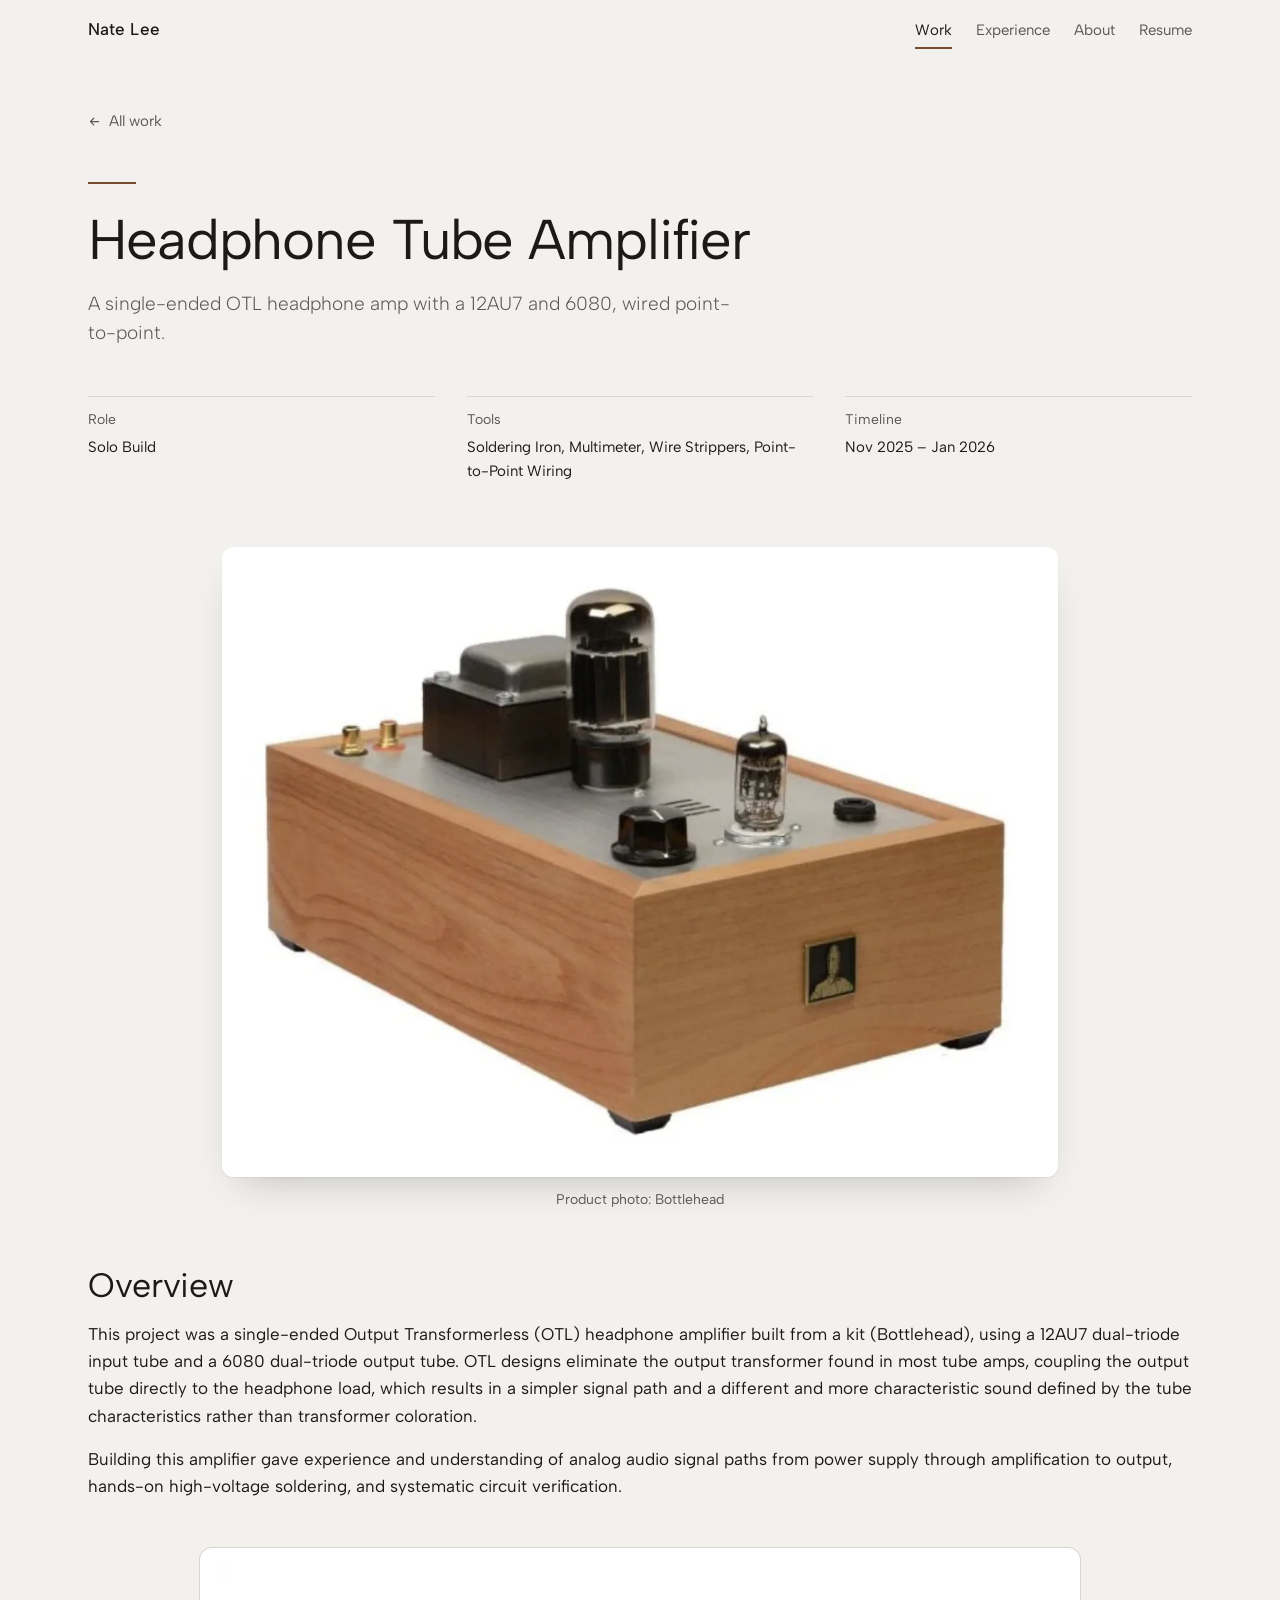
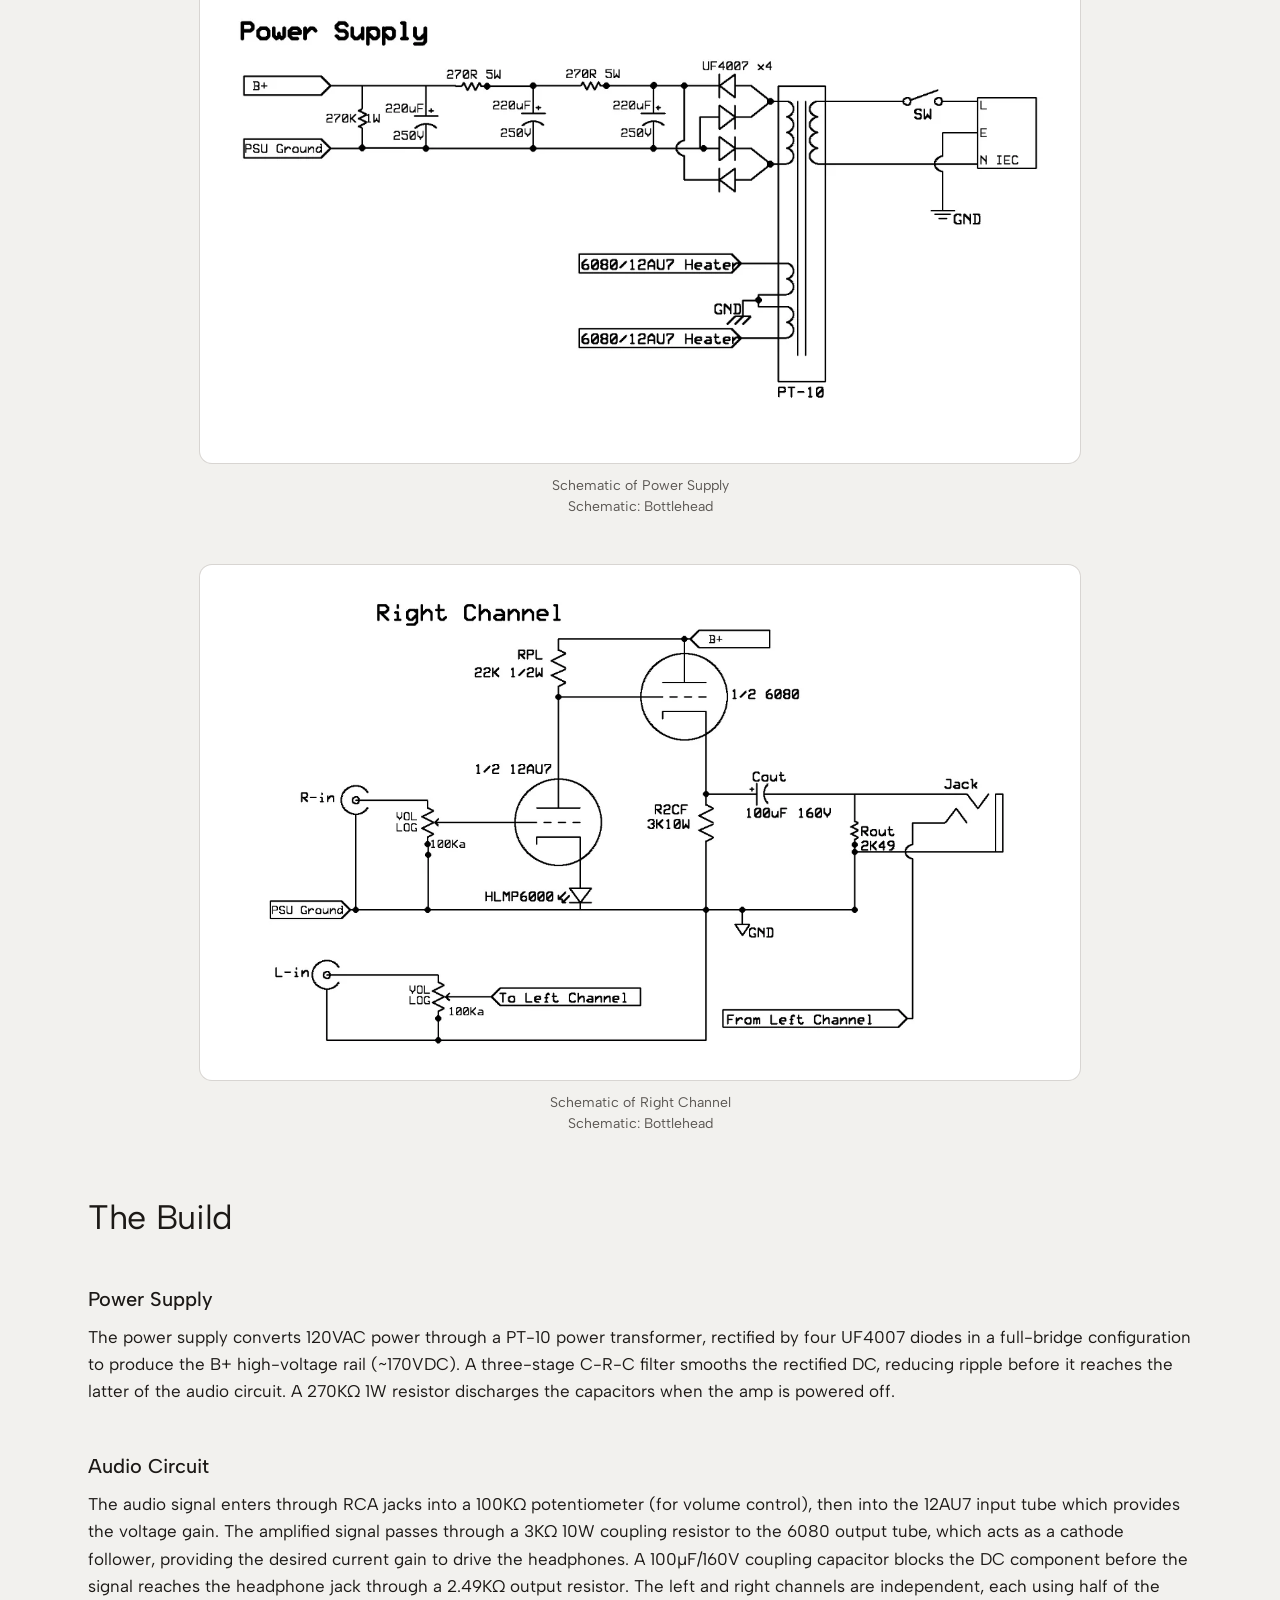
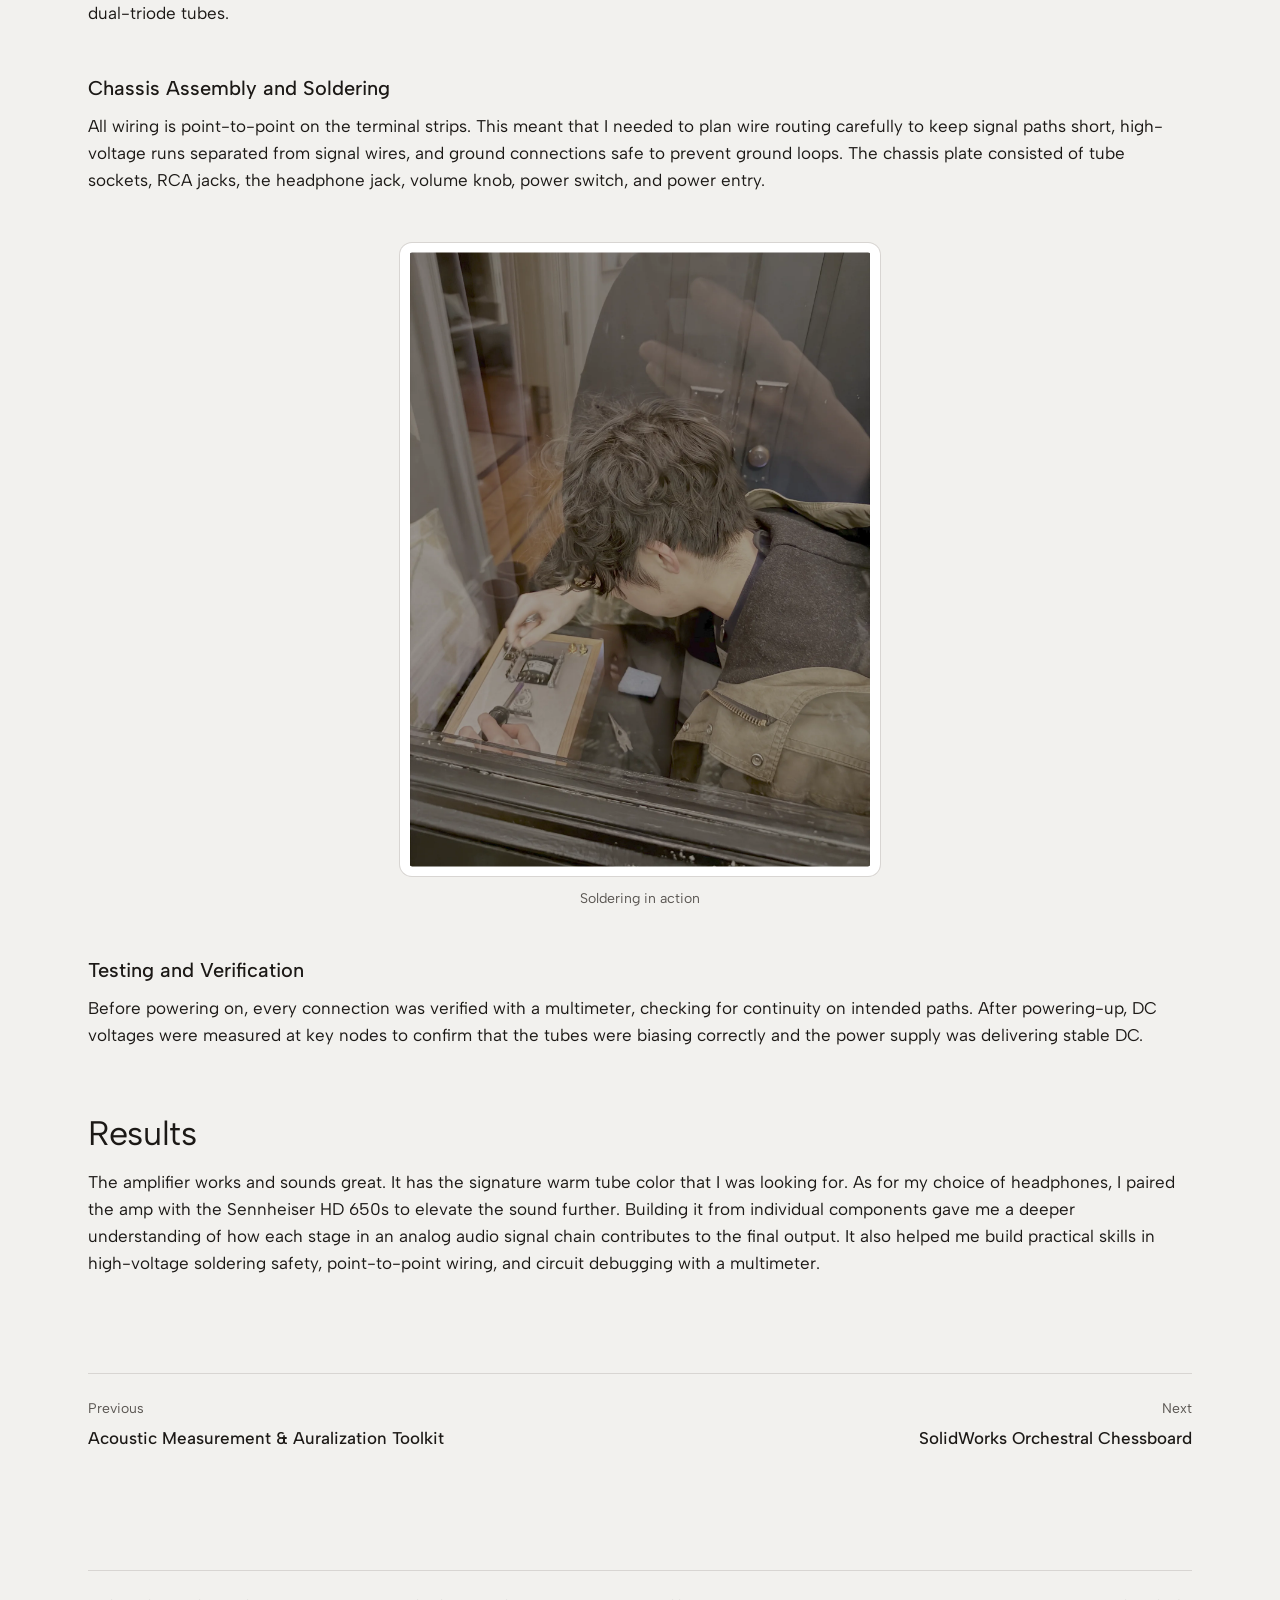
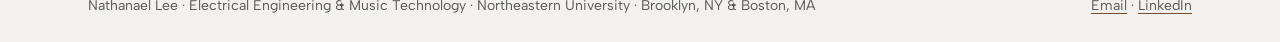
<file: projects/headphone-tube-amp.html>
<!doctype html>
<html lang="en">
<head>
<meta charset="utf-8">
<meta name="viewport" content="width=device-width, initial-scale=1">
<title>Headphone Tube Amplifier · Nate Lee</title>
<meta name="description" content="A single-ended OTL headphone amp with a 12AU7 and 6080, wired point-to-point.">
<meta property="og:title" content="Headphone Tube Amplifier · Nate Lee">
<meta property="og:description" content="A single-ended OTL headphone amp with a 12AU7 and 6080, wired point-to-point.">
<link rel="icon" href="../assets/favicon.png?v=2" type="image/png" sizes="64x64">
<link rel="icon" href="../assets/favicon-32.png?v=2" type="image/png" sizes="32x32">
<link rel="apple-touch-icon" href="../assets/apple-touch-icon.png?v=2">
<link rel="preconnect" href="https://fonts.googleapis.com">
<link rel="preconnect" href="https://fonts.gstatic.com" crossorigin>
<link rel="stylesheet" href="https://fonts.googleapis.com/css2?family=Albert+Sans:wght@300;400;500&display=swap">
<meta name="theme-color" content="#f2f1ee" media="(prefers-color-scheme: light)">
<meta name="theme-color" content="#12100f" media="(prefers-color-scheme: dark)">
<link rel="stylesheet" href="../assets/tokens.css?v=2">
<link rel="stylesheet" href="../assets/site.css?v=10">
</head>
<body>
<a class="skip" href="#main">Skip to content</a>
<header class="wrap">
  <nav class="site-nav" aria-label="Main">
    <a class="wordmark" href="../index.html">Nate Lee</a>
    <ul><li><a href="../index.html#work" aria-current="page">Work</a></li><li><a href="../index.html#experience">Experience</a></li><li><a href="../about.html">About</a></li><li><a href="../resume.html">Resume</a></li></ul>
  </nav>
</header>
<main id="main">
<div class="wrap">
  <div class="article-head">
    <a class="back" href="../index.html#work"><svg viewBox="0 0 16 16" aria-hidden="true" fill="none" stroke="currentColor" stroke-width="1.5" stroke-linecap="round" stroke-linejoin="round"><path d="M13 8H3M7 4 3 8l4 4"/></svg>All work</a>
    <hr class="rule">
    <h1>Headphone Tube Amplifier</h1>
    <p class="subtitle">A single-ended OTL headphone amp with a 12AU7 and 6080, wired point-to-point.</p>
    <dl class="facts"><div><dt>Role</dt><dd>Solo Build</dd></div><div><dt>Tools</dt><dd>Soldering Iron, Multimeter, Wire Strippers, Point-to-Point Wiring</dd></div><div><dt>Timeline</dt><dd>Nov 2025 – Jan 2026</dd></div></dl>
    <figure class="plinth reveal"><div class="mat"><img src="../images/headphone-tube-amp/01.webp" alt="Bottlehead headphone tube amplifier kit" width="1446" height="1090" decoding="async" fetchpriority="high"></div><figcaption><span class="credit">Product photo: Bottlehead</span></figcaption></figure>
  </div>
<article class="prose">
<h2>Overview</h2>
<p>This project was a single-ended Output Transformerless (OTL) headphone amplifier built from a kit (Bottlehead), using a 12AU7 dual-triode input tube and a 6080 dual-triode output tube. OTL designs eliminate the output transformer found in most tube amps, coupling the output tube directly to the headphone load, which results in a simpler signal path and a different and more characteristic sound defined by the tube characteristics rather than transformer coloration.</p>
<p>Building this amplifier gave experience and understanding of analog audio signal paths from power supply through amplification to output, hands-on high-voltage soldering, and systematic circuit verification.</p>
<figure><img src="../images/headphone-tube-amp/02.webp" alt="Schematic of Power Supply" width="1159" height="658" loading="lazy" decoding="async"><figcaption>Schematic of Power Supply<span class="credit">Schematic: Bottlehead</span></figcaption></figure>
<figure><img src="../images/headphone-tube-amp/03.webp" alt="Schematic of Right Channel" width="1256" height="714" loading="lazy" decoding="async"><figcaption>Schematic of Right Channel<span class="credit">Schematic: Bottlehead</span></figcaption></figure>
<h2>The Build</h2>
<h3>Power Supply</h3>
<p>The power supply converts 120VAC power through a PT-10 power transformer, rectified by four UF4007 diodes in a full-bridge configuration to produce the B+ high-voltage rail (~170VDC). A three-stage C-R-C filter smooths the rectified DC, reducing ripple before it reaches the latter of the audio circuit. A 270KΩ 1W resistor discharges the capacitors when the amp is powered off.</p>
<h3>Audio Circuit</h3>
<p>The audio signal enters through RCA jacks into a 100KΩ potentiometer (for volume control), then into the 12AU7 input tube which provides the voltage gain. The amplified signal passes through a 3KΩ 10W coupling resistor to the 6080 output tube, which acts as a cathode follower, providing the desired current gain to drive the headphones. A 100μF/160V coupling capacitor blocks the DC component before the signal reaches the headphone jack through a 2.49KΩ output resistor. The left and right channels are independent, each using half of the dual-triode tubes.</p>
<h3>Chassis Assembly and Soldering</h3>
<p>All wiring is point-to-point on the terminal strips. This meant that I needed to plan wire routing carefully to keep signal paths short, high-voltage runs separated from signal wires, and ground connections safe to prevent ground loops. The chassis plate consisted of tube sockets, RCA jacks, the headphone jack, volume knob, power switch, and power entry.</p>
<figure class="narrow"><img src="../images/headphone-tube-amp/04.webp" alt="Soldering in action" width="1536" height="2048" loading="lazy" decoding="async"><figcaption>Soldering in action</figcaption></figure>
<h3>Testing and Verification</h3>
<p>Before powering on, every connection was verified with a multimeter, checking for continuity on intended paths. After powering-up, DC voltages were measured at key nodes to confirm that the tubes were biasing correctly and the power supply was delivering stable DC.</p>
<h2>Results</h2>
<p>The amplifier works and sounds great. It has the signature warm tube color that I was looking for. As for my choice of headphones, I paired the amp with the Sennheiser HD 650s to elevate the sound further. Building it from individual components gave me a deeper understanding of how each stage in an analog audio signal chain contributes to the final output. It also helped me build practical skills in high-voltage soldering safety, point-to-point wiring, and circuit debugging with a multimeter.</p>
<nav class="pager"><a href="acoustic-measurement-toolkit.html"><span>Previous</span>Acoustic Measurement &amp; Auralization Toolkit</a><a class="next" href="orchestral-chessboard.html"><span>Next</span>SolidWorks Orchestral Chessboard</a></nav>
</article>
</div>
</main>
<footer class="wrap page-end">
  <div class="site-footer">
    <span>Nathanael Lee · Electrical Engineering &amp; Music Technology · Northeastern University · Brooklyn, NY &amp; Boston, MA</span>
    <span><a href="mailto:nathanael.b.lee@gmail.com">Email</a> · <a href="https://www.linkedin.com/in/nate-lee-/" target="_blank" rel="noopener">LinkedIn</a></span>
  </div>
</footer>
<script src="../assets/site.js?v=1"></script>
</body>
</html>
</file>
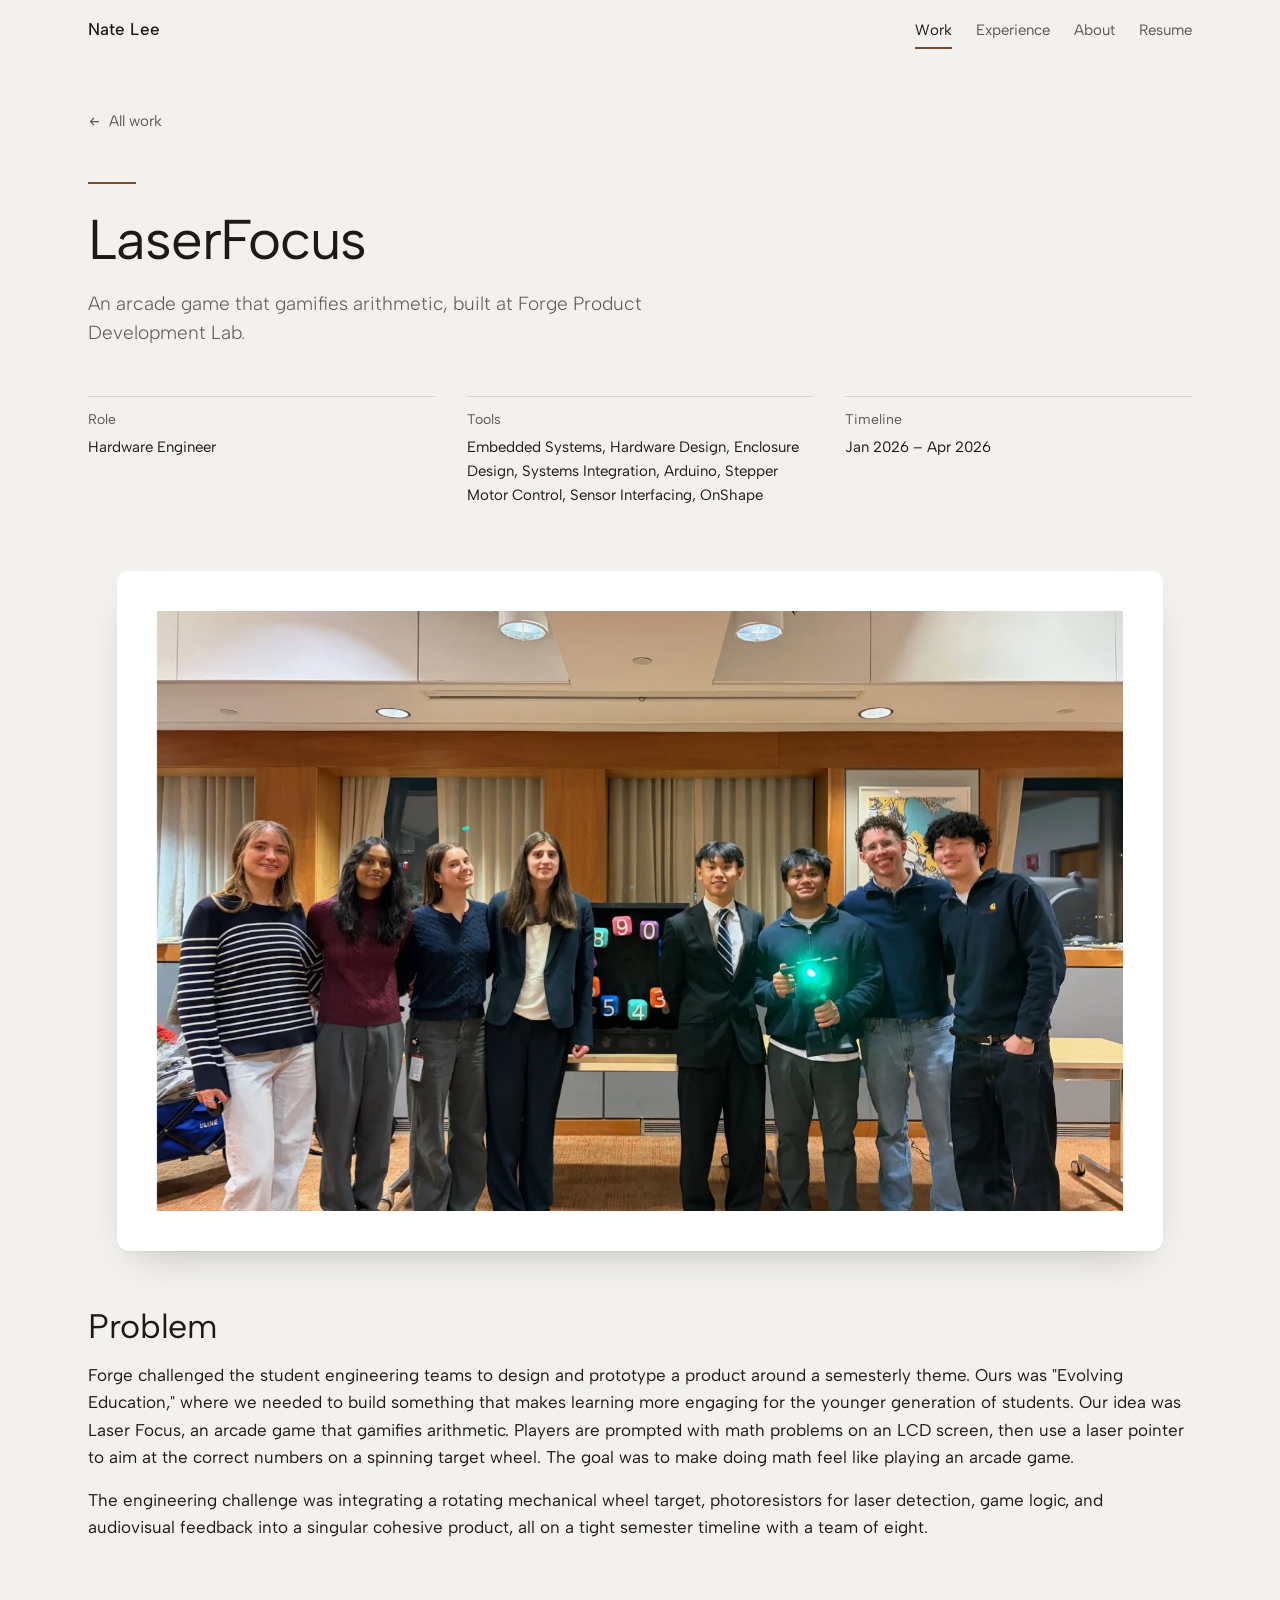
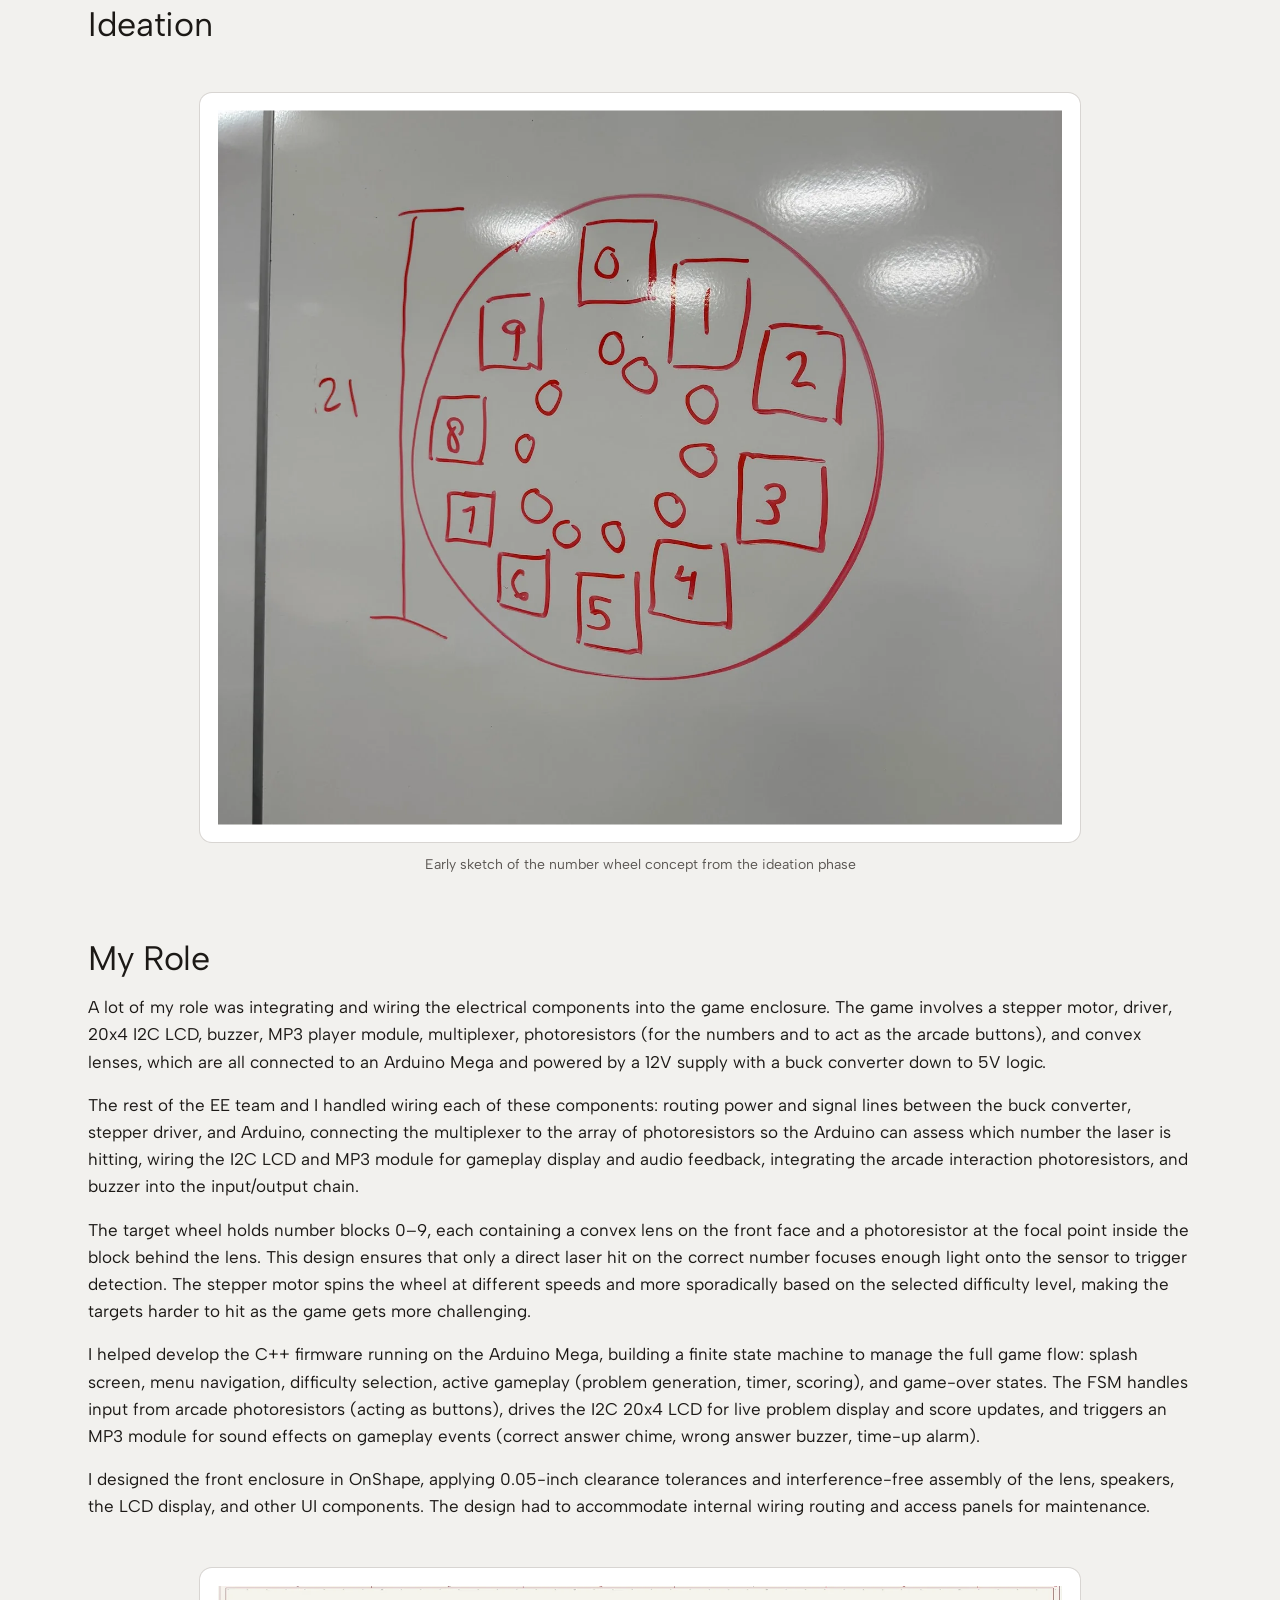
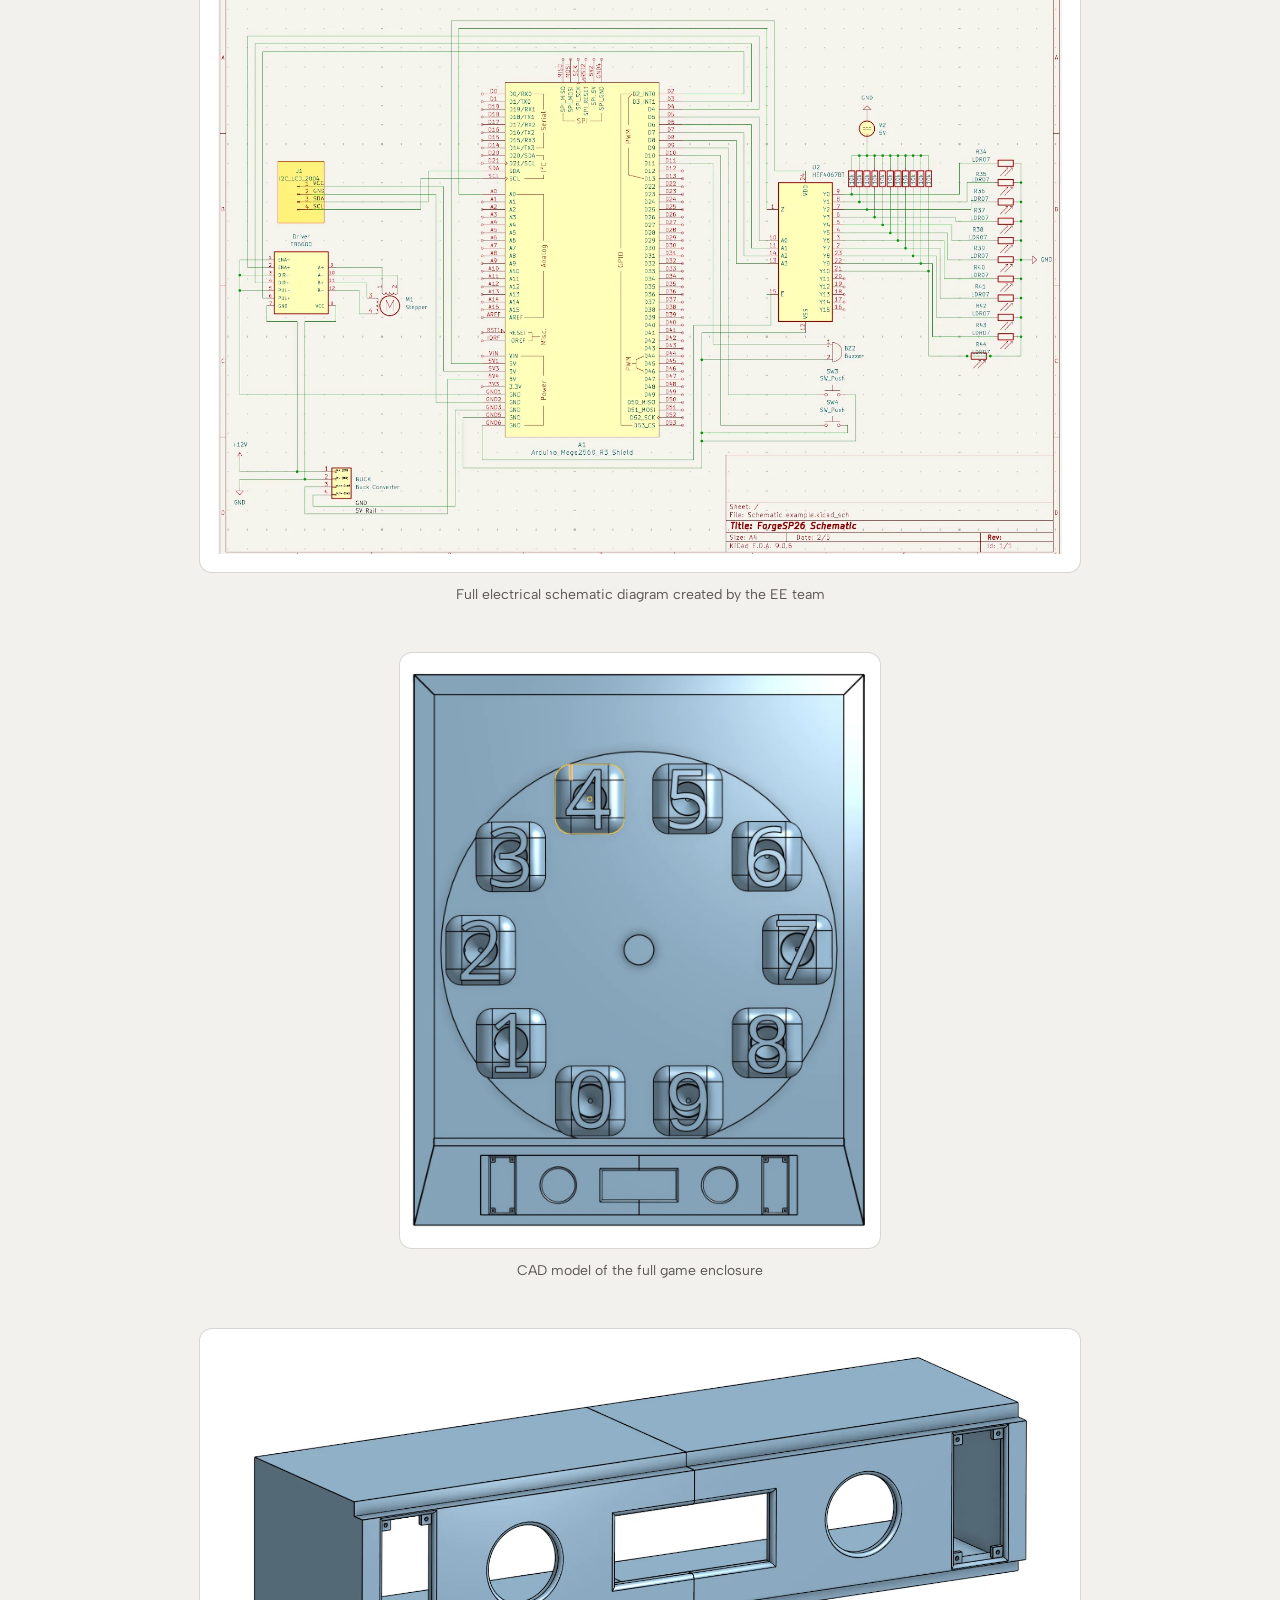
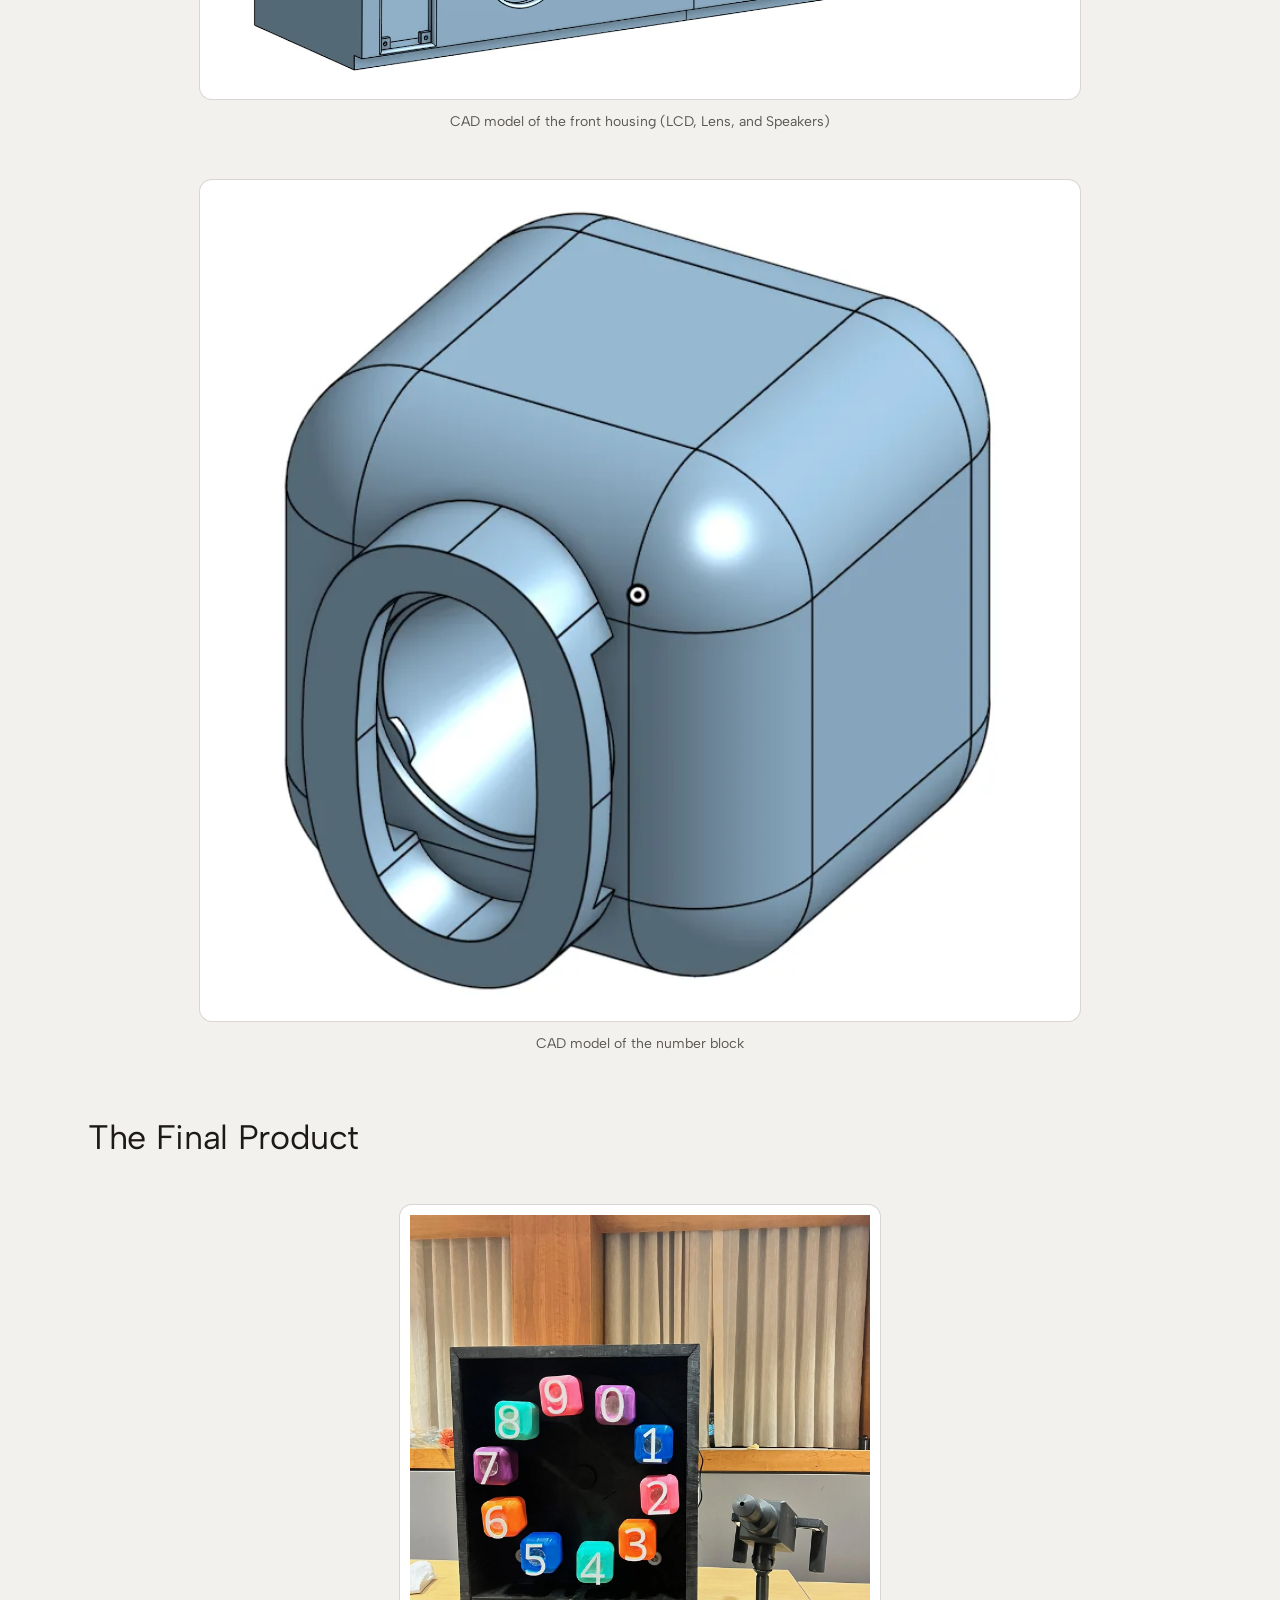
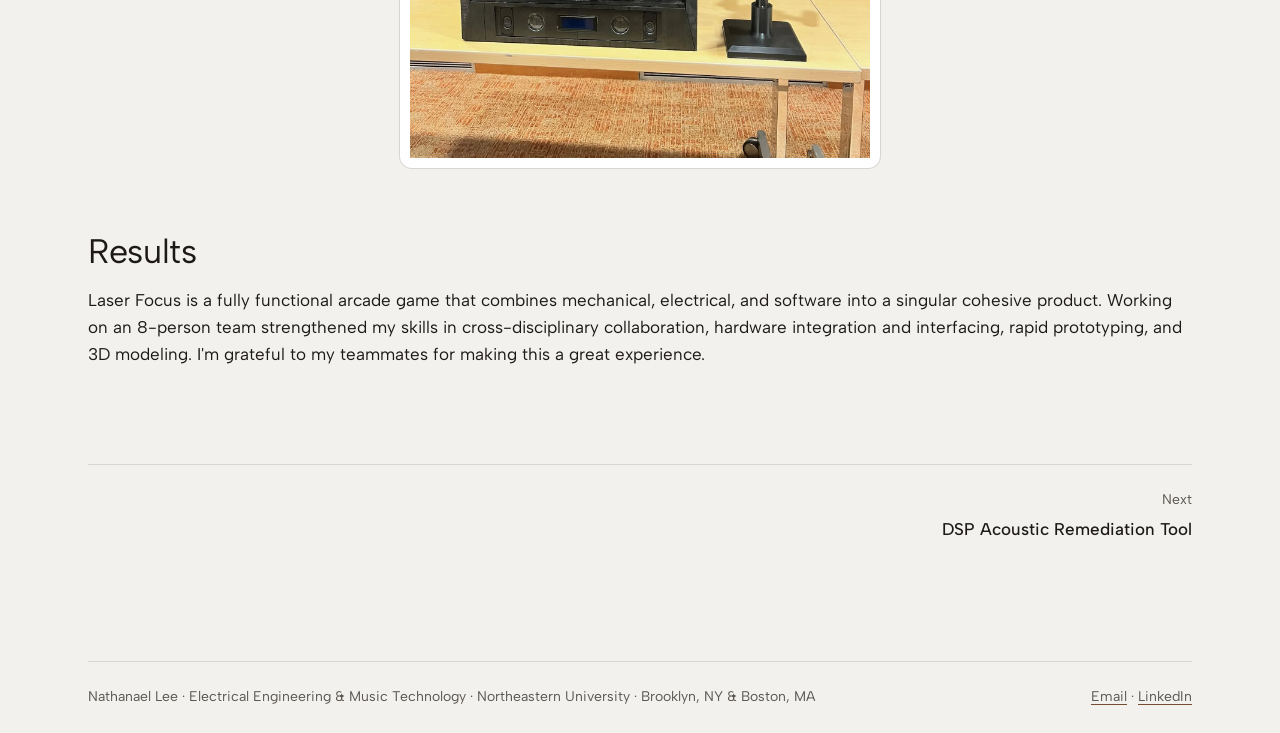
<file: projects/laserfocus.html>
<!doctype html>
<html lang="en">
<head>
<meta charset="utf-8">
<meta name="viewport" content="width=device-width, initial-scale=1">
<title>LaserFocus · Nate Lee</title>
<meta name="description" content="An arcade game that gamifies arithmetic, built at Forge Product Development Lab.">
<meta property="og:title" content="LaserFocus · Nate Lee">
<meta property="og:description" content="An arcade game that gamifies arithmetic, built at Forge Product Development Lab.">
<link rel="icon" href="../assets/favicon.png?v=2" type="image/png" sizes="64x64">
<link rel="icon" href="../assets/favicon-32.png?v=2" type="image/png" sizes="32x32">
<link rel="apple-touch-icon" href="../assets/apple-touch-icon.png?v=2">
<link rel="preconnect" href="https://fonts.googleapis.com">
<link rel="preconnect" href="https://fonts.gstatic.com" crossorigin>
<link rel="stylesheet" href="https://fonts.googleapis.com/css2?family=Albert+Sans:wght@300;400;500&display=swap">
<meta name="theme-color" content="#f2f1ee" media="(prefers-color-scheme: light)">
<meta name="theme-color" content="#12100f" media="(prefers-color-scheme: dark)">
<link rel="stylesheet" href="../assets/tokens.css?v=2">
<link rel="stylesheet" href="../assets/site.css?v=10">
</head>
<body>
<a class="skip" href="#main">Skip to content</a>
<header class="wrap">
  <nav class="site-nav" aria-label="Main">
    <a class="wordmark" href="../index.html">Nate Lee</a>
    <ul><li><a href="../index.html#work" aria-current="page">Work</a></li><li><a href="../index.html#experience">Experience</a></li><li><a href="../about.html">About</a></li><li><a href="../resume.html">Resume</a></li></ul>
  </nav>
</header>
<main id="main">
<div class="wrap">
  <div class="article-head">
    <a class="back" href="../index.html#work"><svg viewBox="0 0 16 16" aria-hidden="true" fill="none" stroke="currentColor" stroke-width="1.5" stroke-linecap="round" stroke-linejoin="round"><path d="M13 8H3M7 4 3 8l4 4"/></svg>All work</a>
    <hr class="rule">
    <h1>LaserFocus</h1>
    <p class="subtitle">An arcade game that gamifies arithmetic, built at Forge Product Development Lab.</p>
    <dl class="facts"><div><dt>Role</dt><dd>Hardware Engineer</dd></div><div><dt>Tools</dt><dd>Embedded Systems, Hardware Design, Enclosure Design, Systems Integration, Arduino, Stepper Motor Control, Sensor Interfacing, OnShape</dd></div><div><dt>Timeline</dt><dd>Jan 2026 – Apr 2026</dd></div></dl>
    <figure class="plinth reveal"><div class="mat inset"><img src="../images/laserfocus/01.webp" alt="The LaserFocus arcade game with its number wheel and laser" width="1600" height="994" decoding="async" fetchpriority="high"></div></figure>
  </div>
<article class="prose">
<h2>Problem</h2>
<p>Forge challenged the student engineering teams to design and prototype a product around a semesterly theme. Ours was &quot;Evolving Education,&quot; where we needed to build something that makes learning more engaging for the younger generation of students. Our idea was Laser Focus, an arcade game that gamifies arithmetic. Players are prompted with math problems on an LCD screen, then use a laser pointer to aim at the correct numbers on a spinning target wheel. The goal was to make doing math feel like playing an arcade game.</p>
<p>The engineering challenge was integrating a rotating mechanical wheel target, photoresistors for laser detection, game logic, and audiovisual feedback into a singular cohesive product, all on a tight semester timeline with a team of eight.</p>
<h2>Ideation</h2>
<figure><img src="../images/laserfocus/02.webp" alt="Early sketch of the number wheel concept from the ideation phase" width="1536" height="1299" loading="lazy" decoding="async"><figcaption>Early sketch of the number wheel concept from the ideation phase</figcaption></figure>
<h2>My Role</h2>
<p>A lot of my role was integrating and wiring the electrical components into the game enclosure. The game involves a stepper motor, driver, 20x4 I2C LCD, buzzer, MP3 player module, multiplexer, photoresistors (for the numbers and to act as the arcade buttons), and convex lenses, which are all connected to an Arduino Mega and powered by a 12V supply with a buck converter down to 5V logic.</p>
<p>The rest of the EE team and I handled wiring each of these components: routing power and signal lines between the buck converter, stepper driver, and Arduino, connecting the multiplexer to the array of photoresistors so the Arduino can assess which number the laser is hitting, wiring the I2C LCD and MP3 module for gameplay display and audio feedback, integrating the arcade interaction photoresistors, and buzzer into the input/output chain.</p>
<p>The target wheel holds number blocks 0–9, each containing a convex lens on the front face and a photoresistor at the focal point inside the block behind the lens. This design ensures that only a direct laser hit on the correct number focuses enough light onto the sensor to trigger detection. The stepper motor spins the wheel at different speeds and more sporadically based on the selected difficulty level, making the targets harder to hit as the game gets more challenging.</p>
<p>I helped develop the C++ firmware running on the Arduino Mega, building a finite state machine to manage the full game flow: splash screen, menu navigation, difficulty selection, active gameplay (problem generation, timer, scoring), and game-over states. The FSM handles input from arcade photoresistors (acting as buttons), drives the I2C 20x4 LCD for live problem display and score updates, and triggers an MP3 module for sound effects on gameplay events (correct answer chime, wrong answer buzzer, time-up alarm).</p>
<p>I designed the front enclosure in OnShape, applying 0.05-inch clearance tolerances and interference-free assembly of the lens, speakers, the LCD display, and other UI components. The design had to accommodate internal wiring routing and access panels for maintenance.</p>
<figure><img src="../images/laserfocus/03.webp" alt="Full electrical schematic diagram created by the EE team" width="1600" height="1076" loading="lazy" decoding="async"><figcaption>Full electrical schematic diagram created by the EE team</figcaption></figure>
<figure class="narrow"><img src="../images/laserfocus/04.webp" alt="CAD model of the full game enclosure" width="1090" height="1362" loading="lazy" decoding="async"><figcaption>CAD model of the full game enclosure</figcaption></figure>
<figure><img src="../images/laserfocus/05.webp" alt="CAD model of the front housing (LCD, Lens, and Speakers)" width="1600" height="634" loading="lazy" decoding="async"><figcaption>CAD model of the front housing (LCD, Lens, and Speakers)</figcaption></figure>
<figure><img src="../images/laserfocus/06.webp" alt="CAD model of the number block" width="748" height="714" loading="lazy" decoding="async"><figcaption>CAD model of the number block</figcaption></figure>
<h2>The Final Product</h2>
<figure class="narrow"><img src="../images/laserfocus/07.webp" alt="LaserFocus image" width="1536" height="1810" loading="lazy" decoding="async"></figure>
<h2>Results</h2>
<p>Laser Focus is a fully functional arcade game that combines mechanical, electrical, and software into a singular cohesive product. Working on an 8-person team strengthened my skills in cross-disciplinary collaboration, hardware integration and interfacing, rapid prototyping, and 3D modeling. I&#x27;m grateful to my teammates for making this a great experience.</p>
<nav class="pager"><a class="next" href="dsp-acoustic-remediation.html"><span>Next</span>DSP Acoustic Remediation Tool</a></nav>
</article>
</div>
</main>
<footer class="wrap page-end">
  <div class="site-footer">
    <span>Nathanael Lee · Electrical Engineering &amp; Music Technology · Northeastern University · Brooklyn, NY &amp; Boston, MA</span>
    <span><a href="mailto:nathanael.b.lee@gmail.com">Email</a> · <a href="https://www.linkedin.com/in/nate-lee-/" target="_blank" rel="noopener">LinkedIn</a></span>
  </div>
</footer>
<script src="../assets/site.js?v=1"></script>
</body>
</html>
</file>
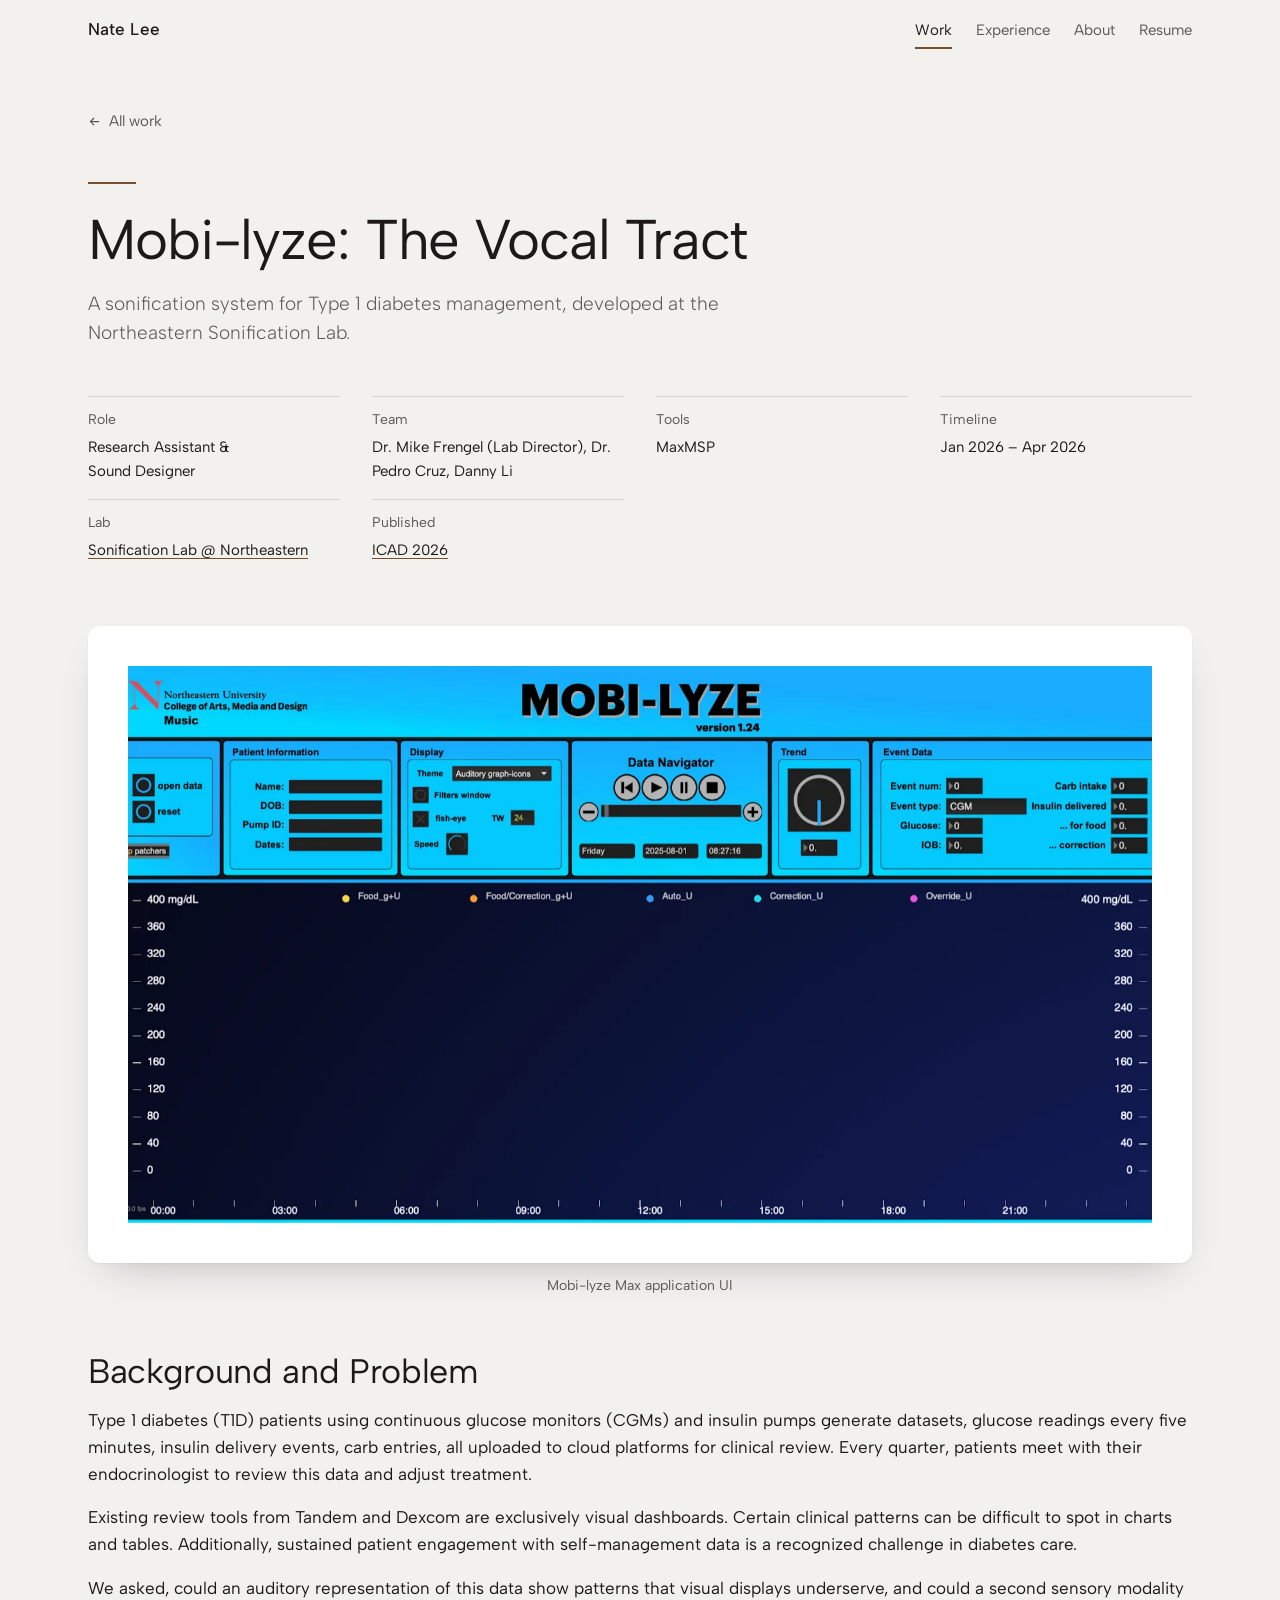
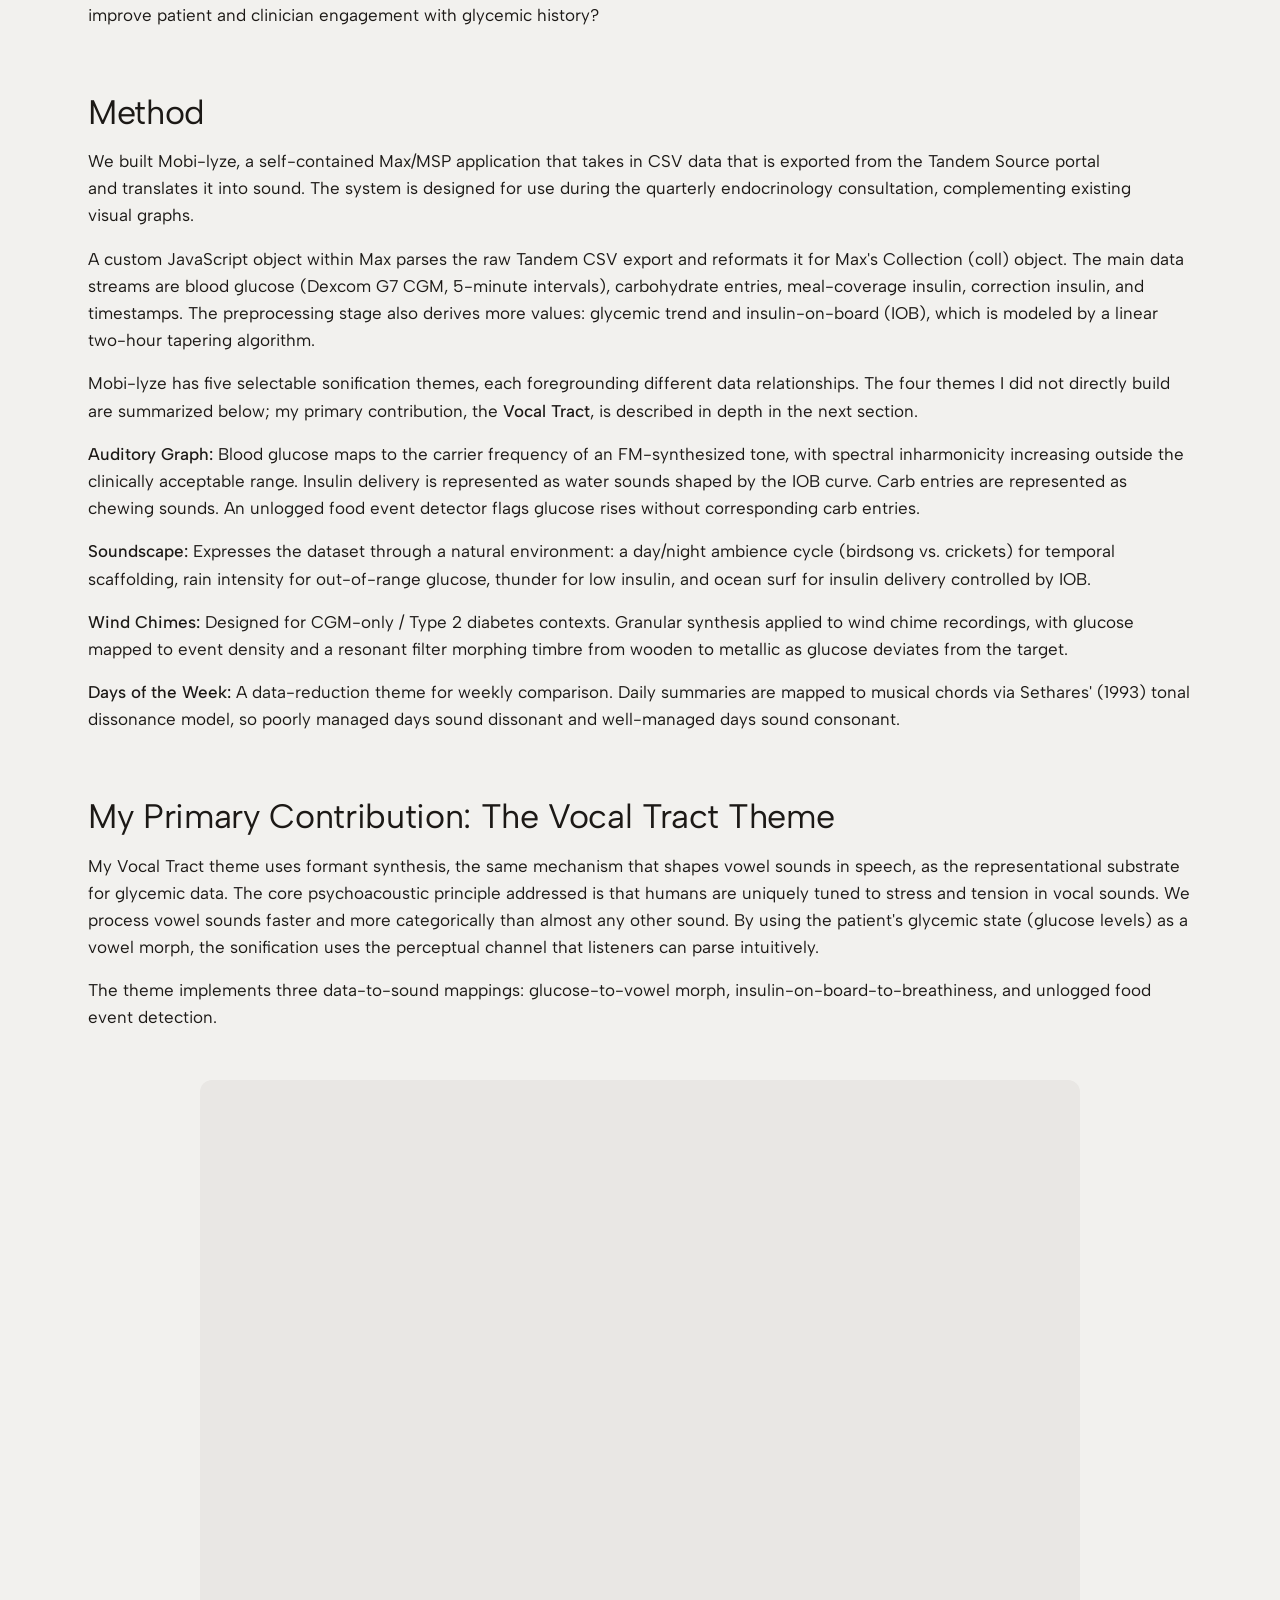
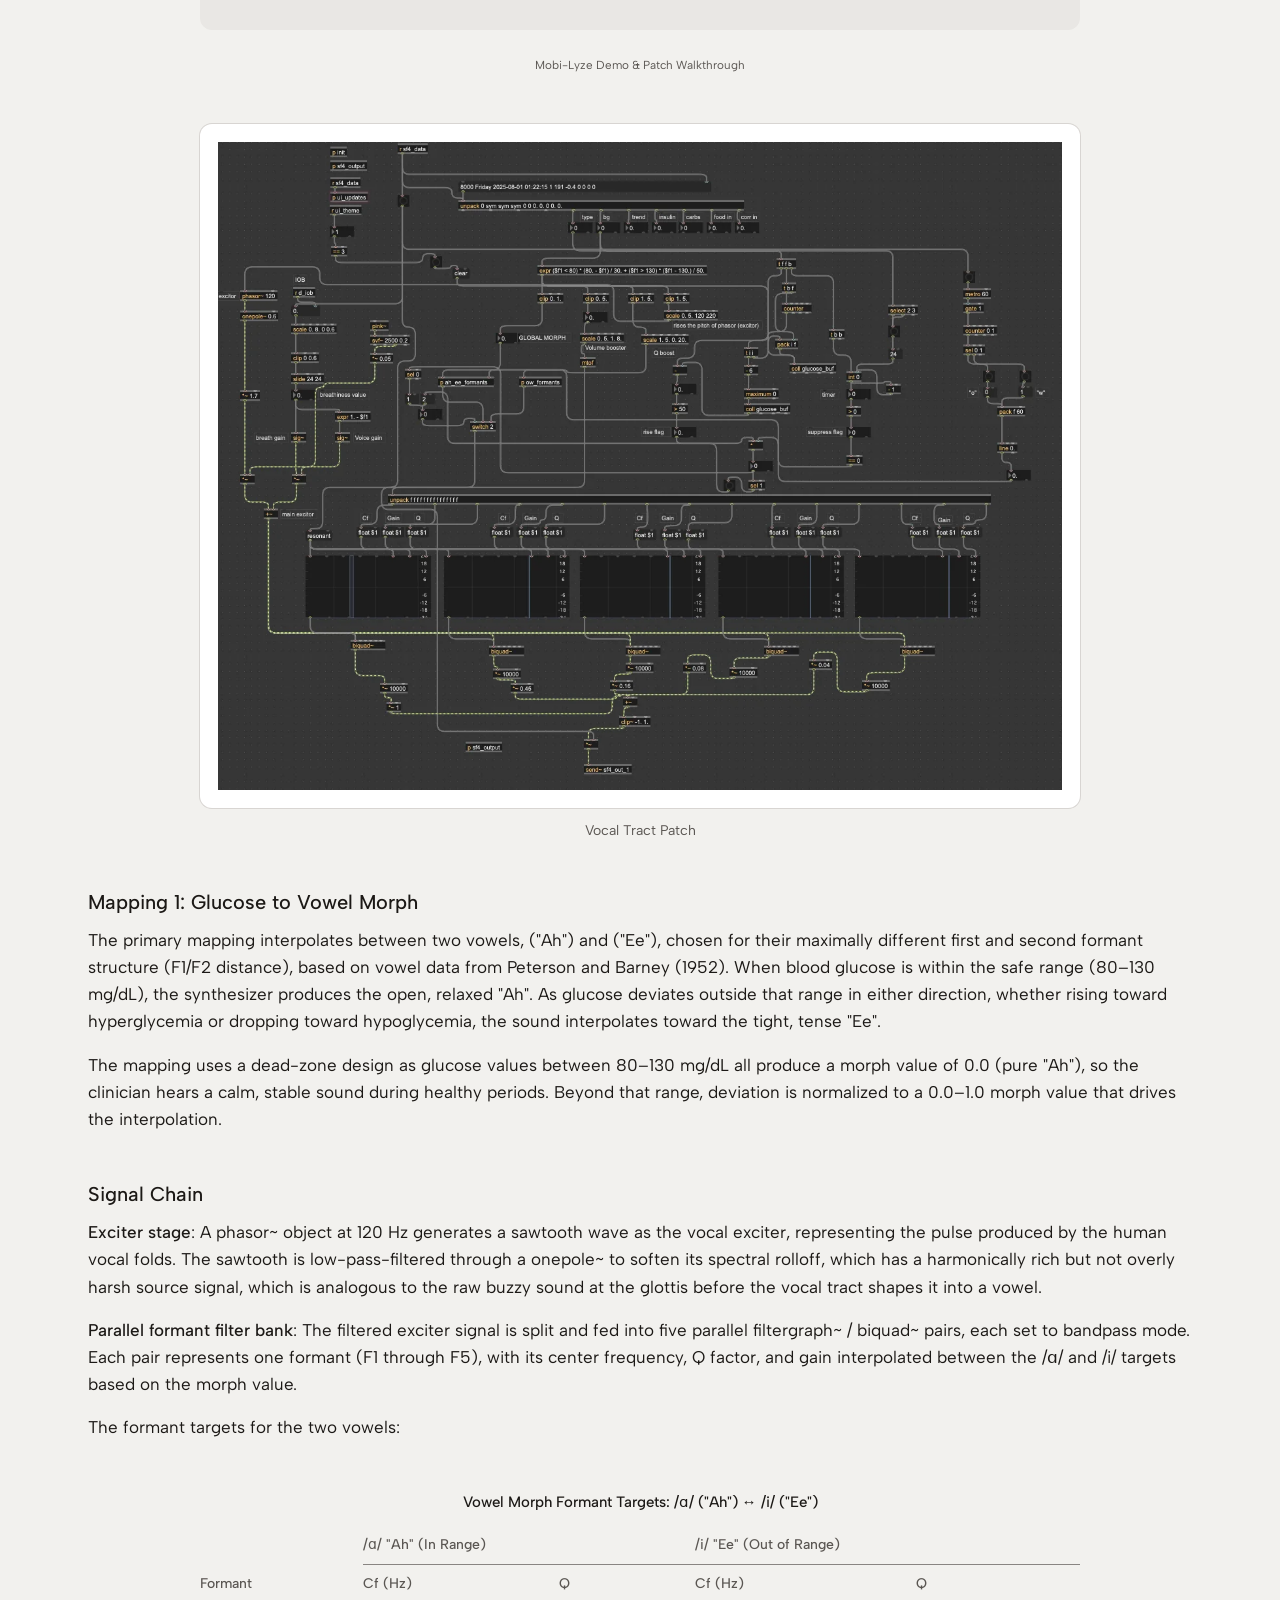
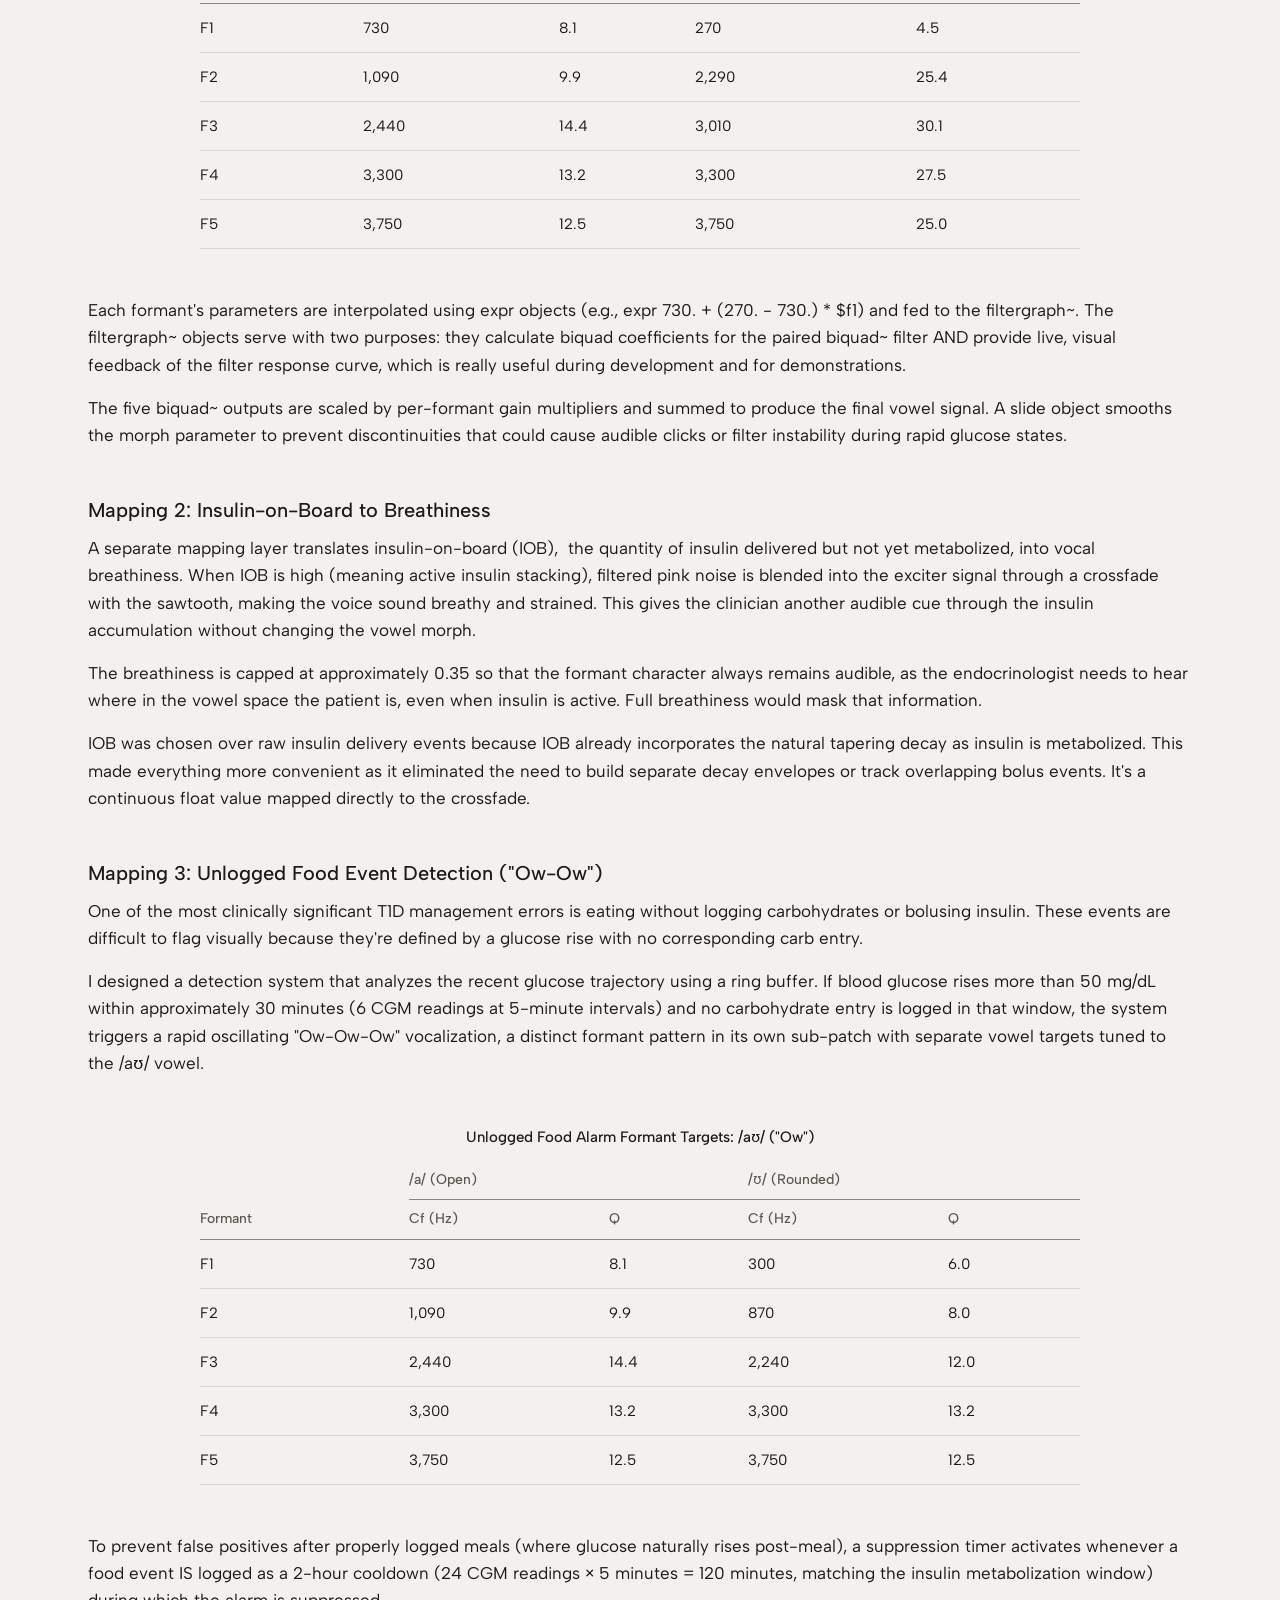
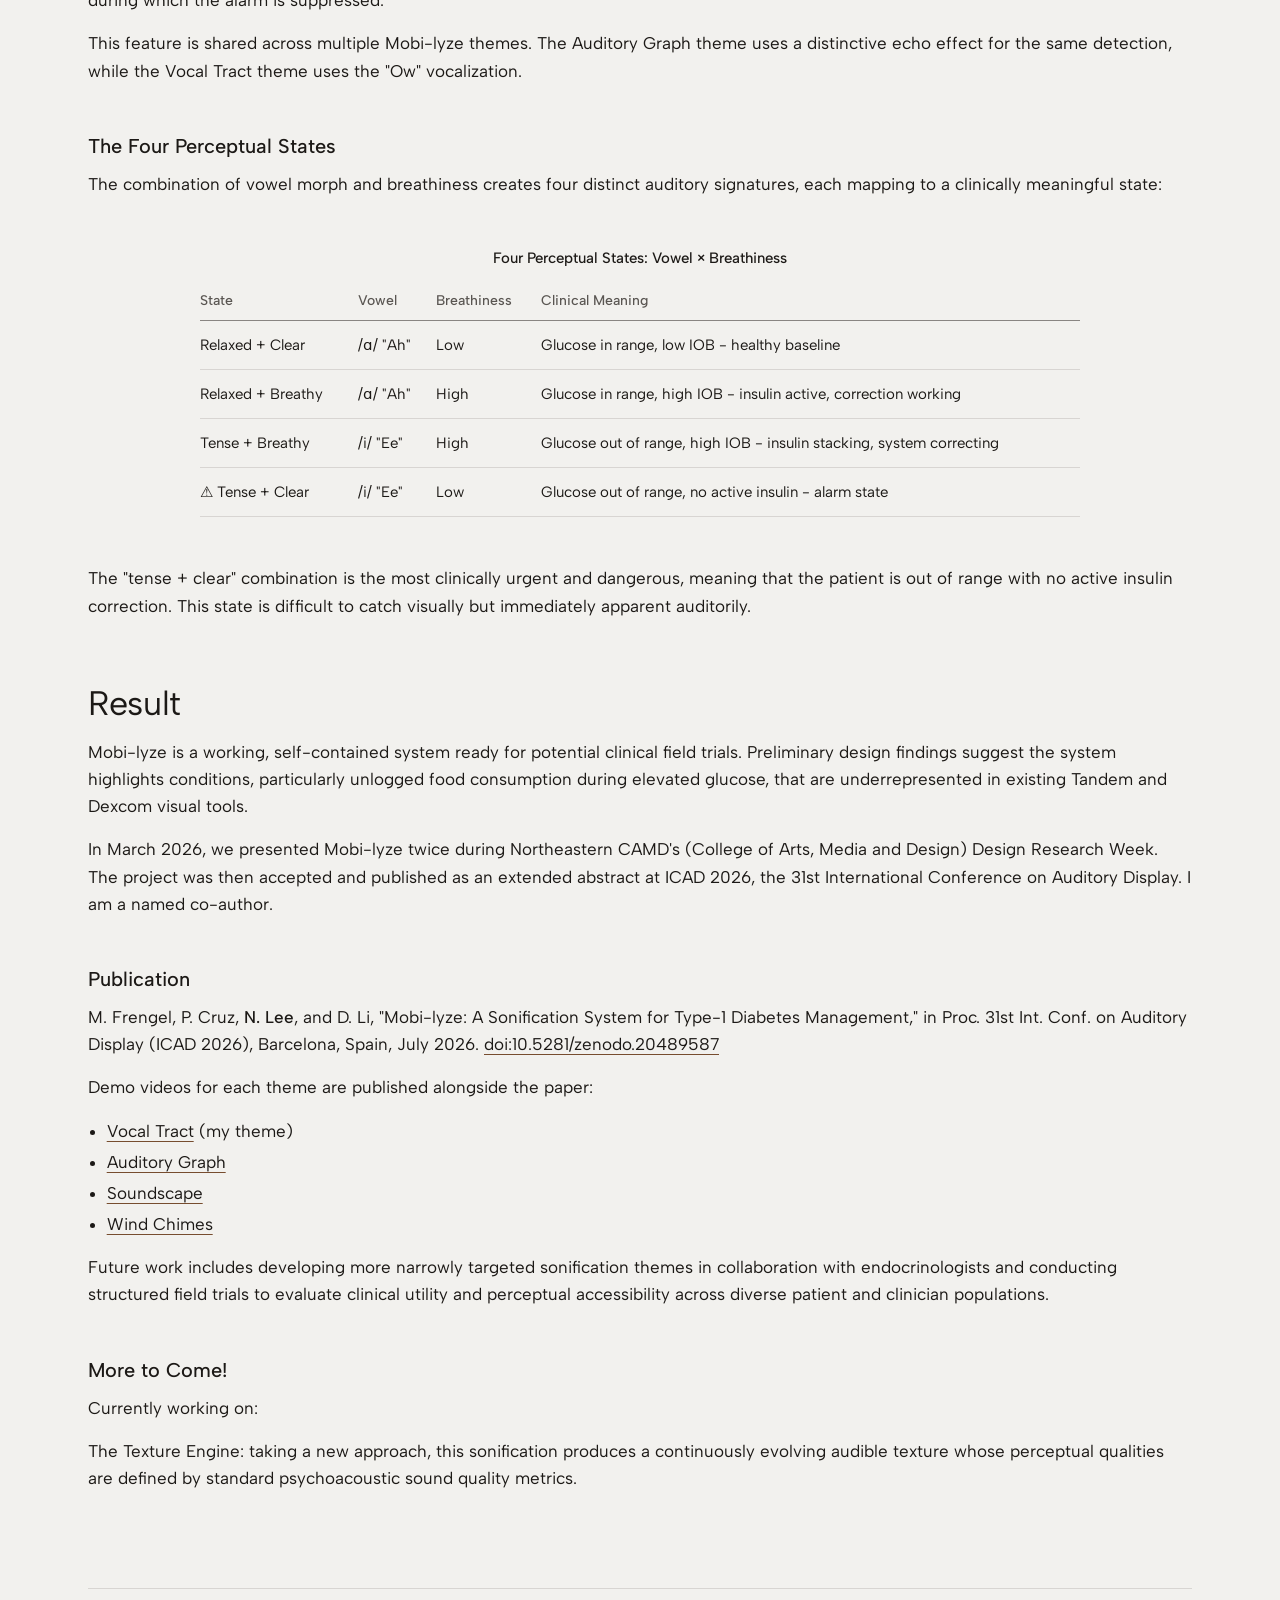
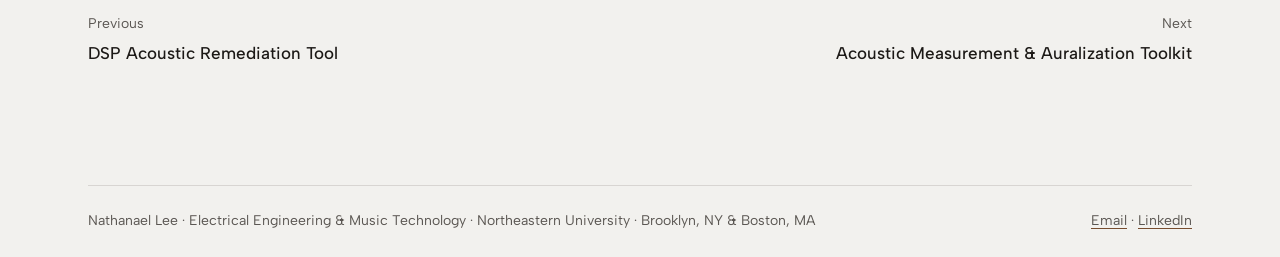
<file: projects/mobi-lyze.html>
<!doctype html>
<html lang="en">
<head>
<meta charset="utf-8">
<meta name="viewport" content="width=device-width, initial-scale=1">
<title>Mobi-lyze: The Vocal Tract · Nate Lee</title>
<meta name="description" content="A sonification system for Type 1 diabetes management, developed at the Northeastern Sonification Lab.">
<meta property="og:title" content="Mobi-lyze: The Vocal Tract · Nate Lee">
<meta property="og:description" content="A sonification system for Type 1 diabetes management, developed at the Northeastern Sonification Lab.">
<link rel="icon" href="../assets/favicon.png?v=2" type="image/png" sizes="64x64">
<link rel="icon" href="../assets/favicon-32.png?v=2" type="image/png" sizes="32x32">
<link rel="apple-touch-icon" href="../assets/apple-touch-icon.png?v=2">
<link rel="preconnect" href="https://fonts.googleapis.com">
<link rel="preconnect" href="https://fonts.gstatic.com" crossorigin>
<link rel="stylesheet" href="https://fonts.googleapis.com/css2?family=Albert+Sans:wght@300;400;500&display=swap">
<meta name="theme-color" content="#f2f1ee" media="(prefers-color-scheme: light)">
<meta name="theme-color" content="#12100f" media="(prefers-color-scheme: dark)">
<link rel="stylesheet" href="../assets/tokens.css?v=2">
<link rel="stylesheet" href="../assets/site.css?v=10">
</head>
<body>
<a class="skip" href="#main">Skip to content</a>
<header class="wrap">
  <nav class="site-nav" aria-label="Main">
    <a class="wordmark" href="../index.html">Nate Lee</a>
    <ul><li><a href="../index.html#work" aria-current="page">Work</a></li><li><a href="../index.html#experience">Experience</a></li><li><a href="../about.html">About</a></li><li><a href="../resume.html">Resume</a></li></ul>
  </nav>
</header>
<main id="main">
<div class="wrap">
  <div class="article-head">
    <a class="back" href="../index.html#work"><svg viewBox="0 0 16 16" aria-hidden="true" fill="none" stroke="currentColor" stroke-width="1.5" stroke-linecap="round" stroke-linejoin="round"><path d="M13 8H3M7 4 3 8l4 4"/></svg>All work</a>
    <hr class="rule">
    <h1>Mobi-lyze: The Vocal Tract</h1>
    <p class="subtitle">A sonification system for Type 1 diabetes management, developed at the Northeastern Sonification Lab.</p>
    <dl class="facts"><div><dt>Role</dt><dd>Research Assistant &amp; Sound Designer</dd></div><div><dt>Team</dt><dd>Dr. Mike Frengel (Lab Director), Dr. Pedro Cruz, Danny Li</dd></div><div><dt>Tools</dt><dd>MaxMSP</dd></div><div><dt>Timeline</dt><dd>Jan 2026 – Apr 2026</dd></div><div><dt>Lab</dt><dd><a href="https://slab.sites.northeastern.edu/">Sonification Lab @ Northeastern</a></dd></div><div><dt>Published</dt><dd><a href="https://doi.org/10.5281/zenodo.20489587" target="_blank" rel="noopener">ICAD 2026</a></dd></div></dl>
    <figure class="plinth reveal"><div class="mat inset"><img src="../images/mobi-lyze/01.webp" alt="Mobi-lyze Max application UI" width="1600" height="869" decoding="async" fetchpriority="high"></div><figcaption>Mobi-lyze Max application UI</figcaption></figure>
  </div>
<article class="prose">
<h2>Background and Problem</h2>
<p>Type 1 diabetes (T1D) patients using continuous glucose monitors (CGMs) and insulin pumps generate datasets, glucose readings every five minutes, insulin delivery events, carb entries, all uploaded to cloud platforms for clinical review. Every quarter, patients meet with their endocrinologist to review this data and adjust treatment.</p>
<p>Existing review tools from Tandem and Dexcom are exclusively visual dashboards. Certain clinical patterns can be difficult to spot in charts and tables. Additionally, sustained patient engagement with self-management data is a recognized challenge in diabetes care.</p>
<p>We asked, could an auditory representation of this data show patterns that visual displays underserve, and could a second sensory modality improve patient and clinician engagement with glycemic history?</p>
<h2>Method</h2>
<p>We built Mobi-lyze, a self-contained Max/MSP application that takes in CSV data that is exported from the Tandem Source portal and translates it into sound. The system is designed for use during the quarterly endocrinology consultation, complementing existing visual graphs.</p>
<p>A custom JavaScript object within Max parses the raw Tandem CSV export and reformats it for Max&#x27;s Collection (coll) object. The main data streams are blood glucose (Dexcom G7 CGM, 5-minute intervals), carbohydrate entries, meal-coverage insulin, correction insulin, and timestamps. The preprocessing stage also derives more values: glycemic trend and insulin-on-board (IOB), which is modeled by a linear two-hour tapering algorithm.</p>
<p>Mobi-lyze has five selectable sonification themes, each foregrounding different data relationships. The four themes I did not directly build are summarized below; my primary contribution, the <strong>Vocal Tract</strong>, is described in depth in the next section.</p>
<p><strong>Auditory Graph:</strong> Blood glucose maps to the carrier frequency of an FM-synthesized tone, with spectral inharmonicity increasing outside the clinically acceptable range. Insulin delivery is represented as water sounds shaped by the IOB curve. Carb entries are represented as chewing sounds. An unlogged food event detector flags glucose rises without corresponding carb entries.</p>
<p><strong>Soundscape:</strong> Expresses the dataset through a natural environment: a day/night ambience cycle (birdsong vs. crickets) for temporal scaffolding, rain intensity for out-of-range glucose, thunder for low insulin, and ocean surf for insulin delivery controlled by IOB.</p>
<p><strong>Wind Chimes:</strong> Designed for CGM-only / Type 2 diabetes contexts. Granular synthesis applied to wind chime recordings, with glucose mapped to event density and a resonant filter morphing timbre from wooden to metallic as glucose deviates from the target.</p>
<p><strong>Days of the Week:</strong> A data-reduction theme for weekly comparison. Daily summaries are mapped to musical chords via Sethares&#x27; (1993) tonal dissonance model, so poorly managed days sound dissonant and well-managed days sound consonant.</p>
<h2>My Primary Contribution: The Vocal Tract Theme</h2>
<p>My Vocal Tract theme uses formant synthesis, the same mechanism that shapes vowel sounds in speech, as the representational substrate for glycemic data. The core psychoacoustic principle addressed is that humans are uniquely tuned to stress and tension in vocal sounds. We process vowel sounds faster and more categorically than almost any other sound. By using the patient&#x27;s glycemic state (glucose levels) as a vowel morph, the sonification uses the perceptual channel that listeners can parse intuitively.</p>
<p>The theme implements three data-to-sound mappings: glucose-to-vowel morph, insulin-on-board-to-breathiness, and unlogged food event detection.</p>
<div class="embed"><iframe src="https://drive.google.com/file/d/1EokWRc2E88iVPVmRuLr4nvU-W5WNrcVG/preview" loading="lazy" allow="autoplay; fullscreen" allowfullscreen title="Mobi-Lyze Demo &amp; Patch Walkthrough"></iframe></div>
<p class="embed-caption"><small>Mobi-Lyze Demo &amp; Patch Walkthrough</small></p>
<figure><img src="../images/mobi-lyze/02.webp" alt="Vocal Tract Patch" width="1292" height="992" loading="lazy" decoding="async"><figcaption>Vocal Tract Patch</figcaption></figure>
<h3>Mapping 1: Glucose to Vowel Morph</h3>
<p>The primary mapping interpolates between two vowels, (&quot;Ah&quot;) and (&quot;Ee&quot;), chosen for their maximally different first and second formant structure (F1/F2 distance), based on vowel data from Peterson and Barney (1952). When blood glucose is within the safe range (80–130 mg/dL), the synthesizer produces the open, relaxed &quot;Ah&quot;. As glucose deviates outside that range in either direction, whether rising toward hyperglycemia or dropping toward hypoglycemia, the sound interpolates toward the tight, tense &quot;Ee&quot;.</p>
<p>The mapping uses a dead-zone design as glucose values between 80–130 mg/dL all produce a morph value of 0.0 (pure &quot;Ah&quot;), so the clinician hears a calm, stable sound during healthy periods. Beyond that range, deviation is normalized to a 0.0–1.0 morph value that drives the interpolation.</p>
<h3>Signal Chain</h3>
<p><strong>Exciter stage</strong>: A phasor~ object at 120 Hz generates a sawtooth wave as the vocal exciter, representing the pulse produced by the human vocal folds. The sawtooth is low-pass-filtered through a onepole~ to soften its spectral rolloff, which has a harmonically rich but not overly harsh source signal, which is analogous to the raw buzzy sound at the glottis before the vocal tract shapes it into a vowel.</p>
<p><strong>Parallel formant filter bank</strong>: The filtered exciter signal is split and fed into five parallel filtergraph~ / biquad~ pairs, each set to bandpass mode. Each pair represents one formant (F1 through F5), with its center frequency, Q factor, and gain interpolated between the /ɑ/ and /i/ targets based on the morph value.</p>
<p>The formant targets for the two vowels:</p>
<div class="table-wrap"><table>
<caption>Vowel Morph Formant Targets: /ɑ/ ("Ah") ↔ /i/ ("Ee")</caption>
<thead>
<tr>
<th rowspan="2">Formant</th>
<th colspan="2">/ɑ/ "Ah" (In Range)</th>
<th colspan="2">/i/ "Ee" (Out of Range)</th>
</tr>
<tr>
<th>Cf (Hz)</th>
<th>Q</th>
<th>Cf (Hz)</th>
<th>Q</th>
</tr>
</thead>
<tbody>
<tr>
<td>F1</td>
<td>730</td>
<td>8.1</td>
<td>270</td>
<td>4.5</td>
</tr>
<tr>
<td>F2</td>
<td>1,090</td>
<td>9.9</td>
<td>2,290</td>
<td>25.4</td>
</tr>
<tr>
<td>F3</td>
<td>2,440</td>
<td>14.4</td>
<td>3,010</td>
<td>30.1</td>
</tr>
<tr>
<td>F4</td>
<td>3,300</td>
<td>13.2</td>
<td>3,300</td>
<td>27.5</td>
</tr>
<tr>
<td>F5</td>
<td>3,750</td>
<td>12.5</td>
<td>3,750</td>
<td>25.0</td>
</tr>
</tbody>
</table></div>
<p>Each formant&#x27;s parameters are interpolated using expr objects (e.g., expr 730. + (270. - 730.) * $f1) and fed to the filtergraph~. The filtergraph~ objects serve with two purposes: they calculate biquad coefficients for the paired biquad~ filter AND provide live, visual feedback of the filter response curve, which is really useful during development and for demonstrations.</p>
<p>The five biquad~ outputs are scaled by per-formant gain multipliers and summed to produce the final vowel signal. A slide object smooths the morph parameter to prevent discontinuities that could cause audible clicks or filter instability during rapid glucose states.</p>
<h3>Mapping 2: Insulin-on-Board to Breathiness</h3>
<p>A separate mapping layer translates insulin-on-board (IOB),  the quantity of insulin delivered but not yet metabolized, into vocal breathiness. When IOB is high (meaning active insulin stacking), filtered pink noise is blended into the exciter signal through a crossfade with the sawtooth, making the voice sound breathy and strained. This gives the clinician another audible cue through the insulin accumulation without changing the vowel morph.</p>
<p>The breathiness is capped at approximately 0.35 so that the formant character always remains audible, as the endocrinologist needs to hear where in the vowel space the patient is, even when insulin is active. Full breathiness would mask that information.</p>
<p>IOB was chosen over raw insulin delivery events because IOB already incorporates the natural tapering decay as insulin is metabolized. This made everything more convenient as it eliminated the need to build separate decay envelopes or track overlapping bolus events. It&#x27;s a continuous float value mapped directly to the crossfade.</p>
<h3>Mapping 3: Unlogged Food Event Detection ("Ow-Ow")</h3>
<p>One of the most clinically significant T1D management errors is eating without logging carbohydrates or bolusing insulin. These events are difficult to flag visually because they&#x27;re defined by a glucose rise with no corresponding carb entry.</p>
<p>I designed a detection system that analyzes the recent glucose trajectory using a ring buffer. If blood glucose rises more than 50 mg/dL within approximately 30 minutes (6 CGM readings at 5-minute intervals) and no carbohydrate entry is logged in that window, the system triggers a rapid oscillating &quot;Ow-Ow-Ow&quot; vocalization, a distinct formant pattern in its own sub-patch with separate vowel targets tuned to the /aʊ/ vowel.</p>
<div class="table-wrap"><table>
<caption>Unlogged Food Alarm Formant Targets: /aʊ/ ("Ow")</caption>
<thead>
<tr>
<th rowspan="2">Formant</th>
<th colspan="2">/a/ (Open)</th>
<th colspan="2">/ʊ/ (Rounded)</th>
</tr>
<tr>
<th>Cf (Hz)</th>
<th>Q</th>
<th>Cf (Hz)</th>
<th>Q</th>
</tr>
</thead>
<tbody>
<tr>
<td>F1</td>
<td>730</td>
<td>8.1</td>
<td>300</td>
<td>6.0</td>
</tr>
<tr>
<td>F2</td>
<td>1,090</td>
<td>9.9</td>
<td>870</td>
<td>8.0</td>
</tr>
<tr>
<td>F3</td>
<td>2,440</td>
<td>14.4</td>
<td>2,240</td>
<td>12.0</td>
</tr>
<tr>
<td>F4</td>
<td>3,300</td>
<td>13.2</td>
<td>3,300</td>
<td>13.2</td>
</tr>
<tr>
<td>F5</td>
<td>3,750</td>
<td>12.5</td>
<td>3,750</td>
<td>12.5</td>
</tr>
</tbody>
</table></div>
<p>To prevent false positives after properly logged meals (where glucose naturally rises post-meal), a suppression timer activates whenever a food event IS logged as a 2-hour cooldown (24 CGM readings × 5 minutes = 120 minutes, matching the insulin metabolization window) during which the alarm is suppressed.</p>
<p>This feature is shared across multiple Mobi-lyze themes. The Auditory Graph theme uses a distinctive echo effect for the same detection, while the Vocal Tract theme uses the &quot;Ow&quot; vocalization.</p>
<h3>The Four Perceptual States</h3>
<p>The combination of vowel morph and breathiness creates four distinct auditory signatures, each mapping to a clinically meaningful state:</p>
<div class="table-wrap"><table>
<caption>Four Perceptual States: Vowel × Breathiness</caption>
<thead>
<tr>
<th>State</th>
<th>Vowel</th>
<th>Breathiness</th>
<th>Clinical Meaning</th>
</tr>
</thead>
<tbody>
<tr>
<td>Relaxed + Clear</td>
<td>/ɑ/ "Ah"</td>
<td>Low</td>
<td>Glucose in range, low IOB - healthy baseline</td>
</tr>
<tr>
<td>Relaxed + Breathy</td>
<td>/ɑ/ "Ah"</td>
<td>High</td>
<td>Glucose in range, high IOB - insulin active, correction working</td>
</tr>
<tr>
<td>Tense + Breathy</td>
<td>/i/ "Ee"</td>
<td>High</td>
<td>Glucose out of range, high IOB - insulin stacking, system correcting</td>
</tr>
<tr>
<td>⚠ Tense + Clear</td>
<td>/i/ "Ee"</td>
<td>Low</td>
<td>Glucose out of range, no active insulin - alarm state</td>
</tr>
</tbody>
</table></div>
<p>The &quot;tense + clear&quot; combination is the most clinically urgent and dangerous, meaning that the patient is out of range with no active insulin correction. This state is difficult to catch visually but immediately apparent auditorily.</p>
<h2>Result</h2>
<p>Mobi-lyze is a working, self-contained system ready for potential clinical field trials. Preliminary design findings suggest the system highlights conditions, particularly unlogged food consumption during elevated glucose, that are underrepresented in existing Tandem and Dexcom visual tools.</p>
<p>In March 2026, we presented Mobi-lyze twice during Northeastern CAMD&#x27;s (College of Arts, Media and Design) Design Research Week. The project was then accepted and published as an extended abstract at ICAD 2026, the 31st International Conference on Auditory Display. I am a named co-author.</p>
<h3>Publication</h3>
<p>M. Frengel, P. Cruz, <strong>N. Lee</strong>, and D. Li, &quot;Mobi-lyze: A Sonification System for Type-1 Diabetes Management,&quot; in <em>Proc. 31st Int. Conf. on Auditory Display (ICAD 2026)</em>, Barcelona, Spain, July 2026. <a href="https://doi.org/10.5281/zenodo.20489587" target="_blank" rel="noopener">doi:10.5281/zenodo.20489587</a></p>
<p>Demo videos for each theme are published alongside the paper:</p>
<ul>
<li><a href="https://doi.org/10.5281/zenodo.20394743" target="_blank" rel="noopener">Vocal Tract</a> (my theme)</li>
<li><a href="https://doi.org/10.5281/zenodo.20394654" target="_blank" rel="noopener">Auditory Graph</a></li>
<li><a href="https://doi.org/10.5281/zenodo.20394708" target="_blank" rel="noopener">Soundscape</a></li>
<li><a href="https://doi.org/10.5281/zenodo.20394786" target="_blank" rel="noopener">Wind Chimes</a></li>
</ul>
<p>Future work includes developing more narrowly targeted sonification themes in collaboration with endocrinologists and conducting structured field trials to evaluate clinical utility and perceptual accessibility across diverse patient and clinician populations.</p>
<h3>More to Come!</h3>
<p>Currently working on:</p>
<p>The Texture Engine: taking a new approach, this sonification produces a continuously evolving audible texture whose perceptual qualities are defined by standard psychoacoustic sound quality metrics.</p>
<nav class="pager"><a href="dsp-acoustic-remediation.html"><span>Previous</span>DSP Acoustic Remediation Tool</a><a class="next" href="acoustic-measurement-toolkit.html"><span>Next</span>Acoustic Measurement &amp; Auralization Toolkit</a></nav>
</article>
</div>
</main>
<footer class="wrap page-end">
  <div class="site-footer">
    <span>Nathanael Lee · Electrical Engineering &amp; Music Technology · Northeastern University · Brooklyn, NY &amp; Boston, MA</span>
    <span><a href="mailto:nathanael.b.lee@gmail.com">Email</a> · <a href="https://www.linkedin.com/in/nate-lee-/" target="_blank" rel="noopener">LinkedIn</a></span>
  </div>
</footer>
<script src="../assets/site.js?v=1"></script>
</body>
</html>
</file>
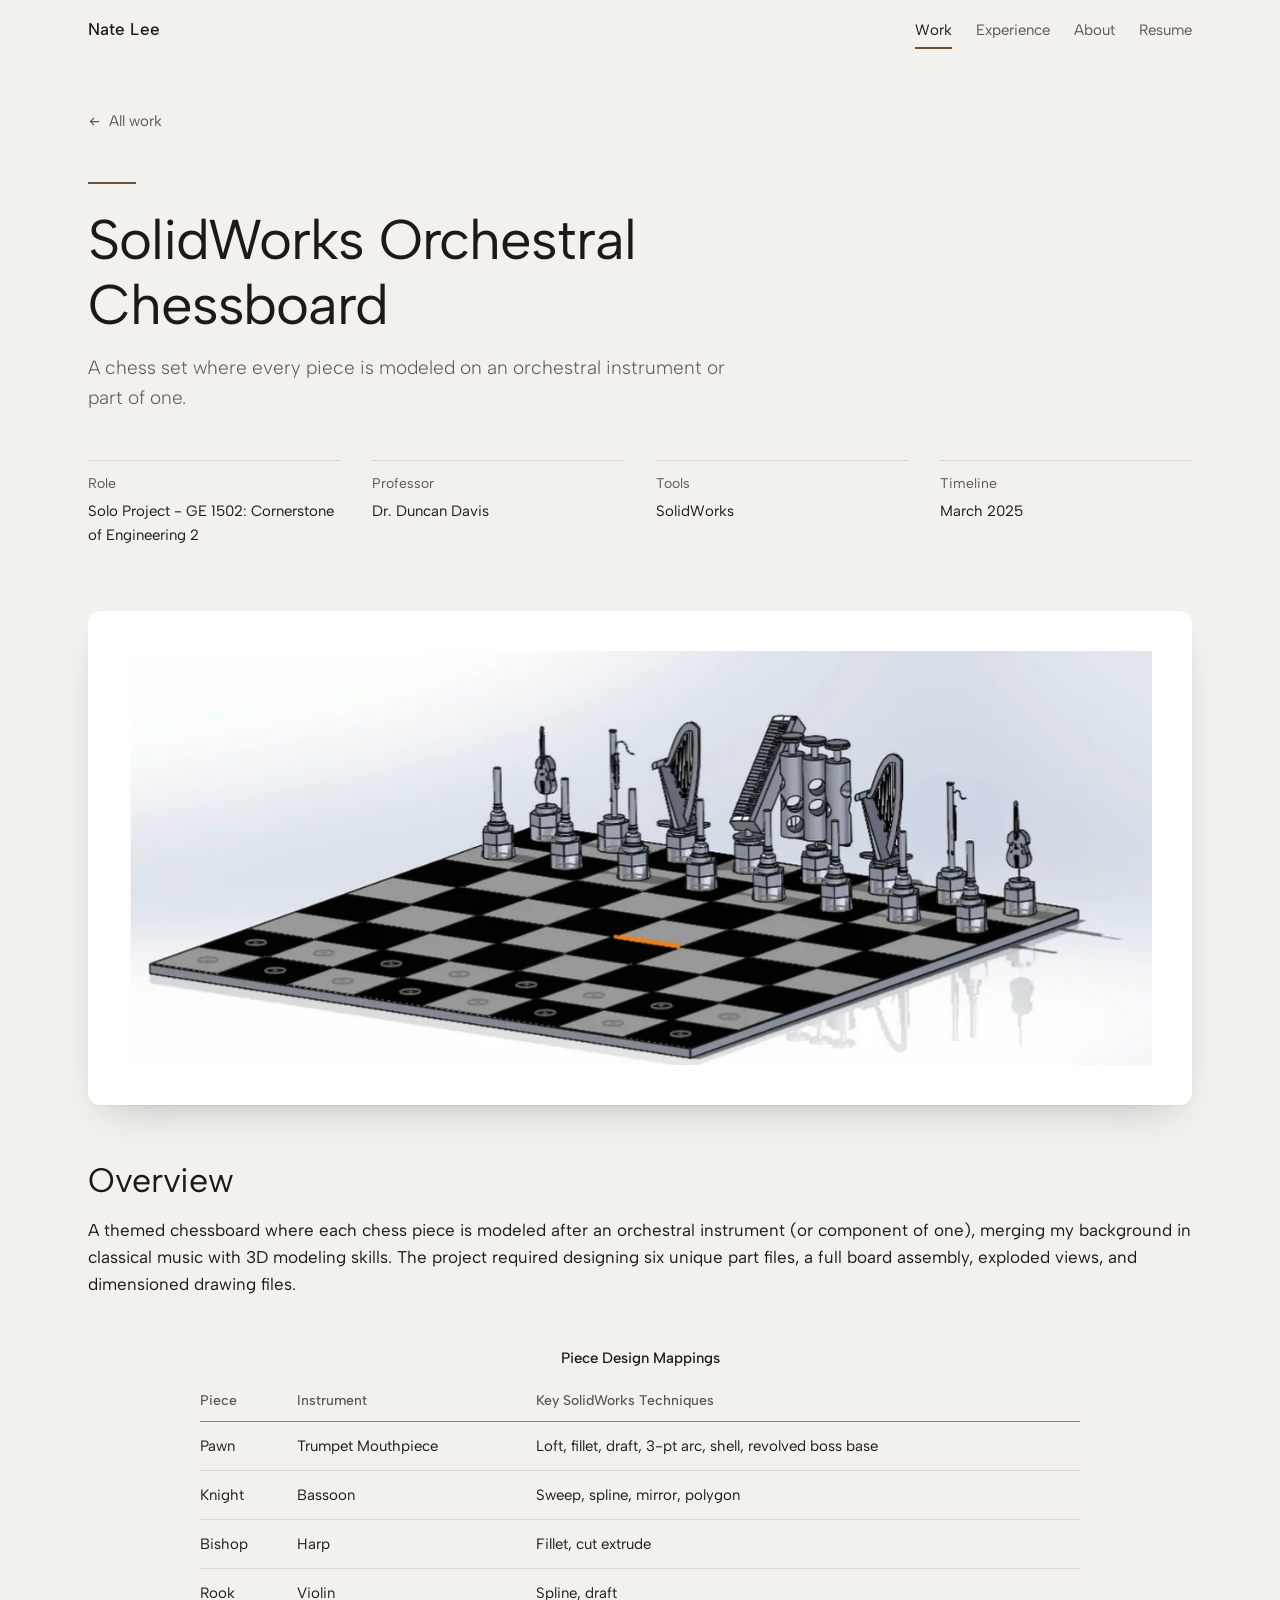
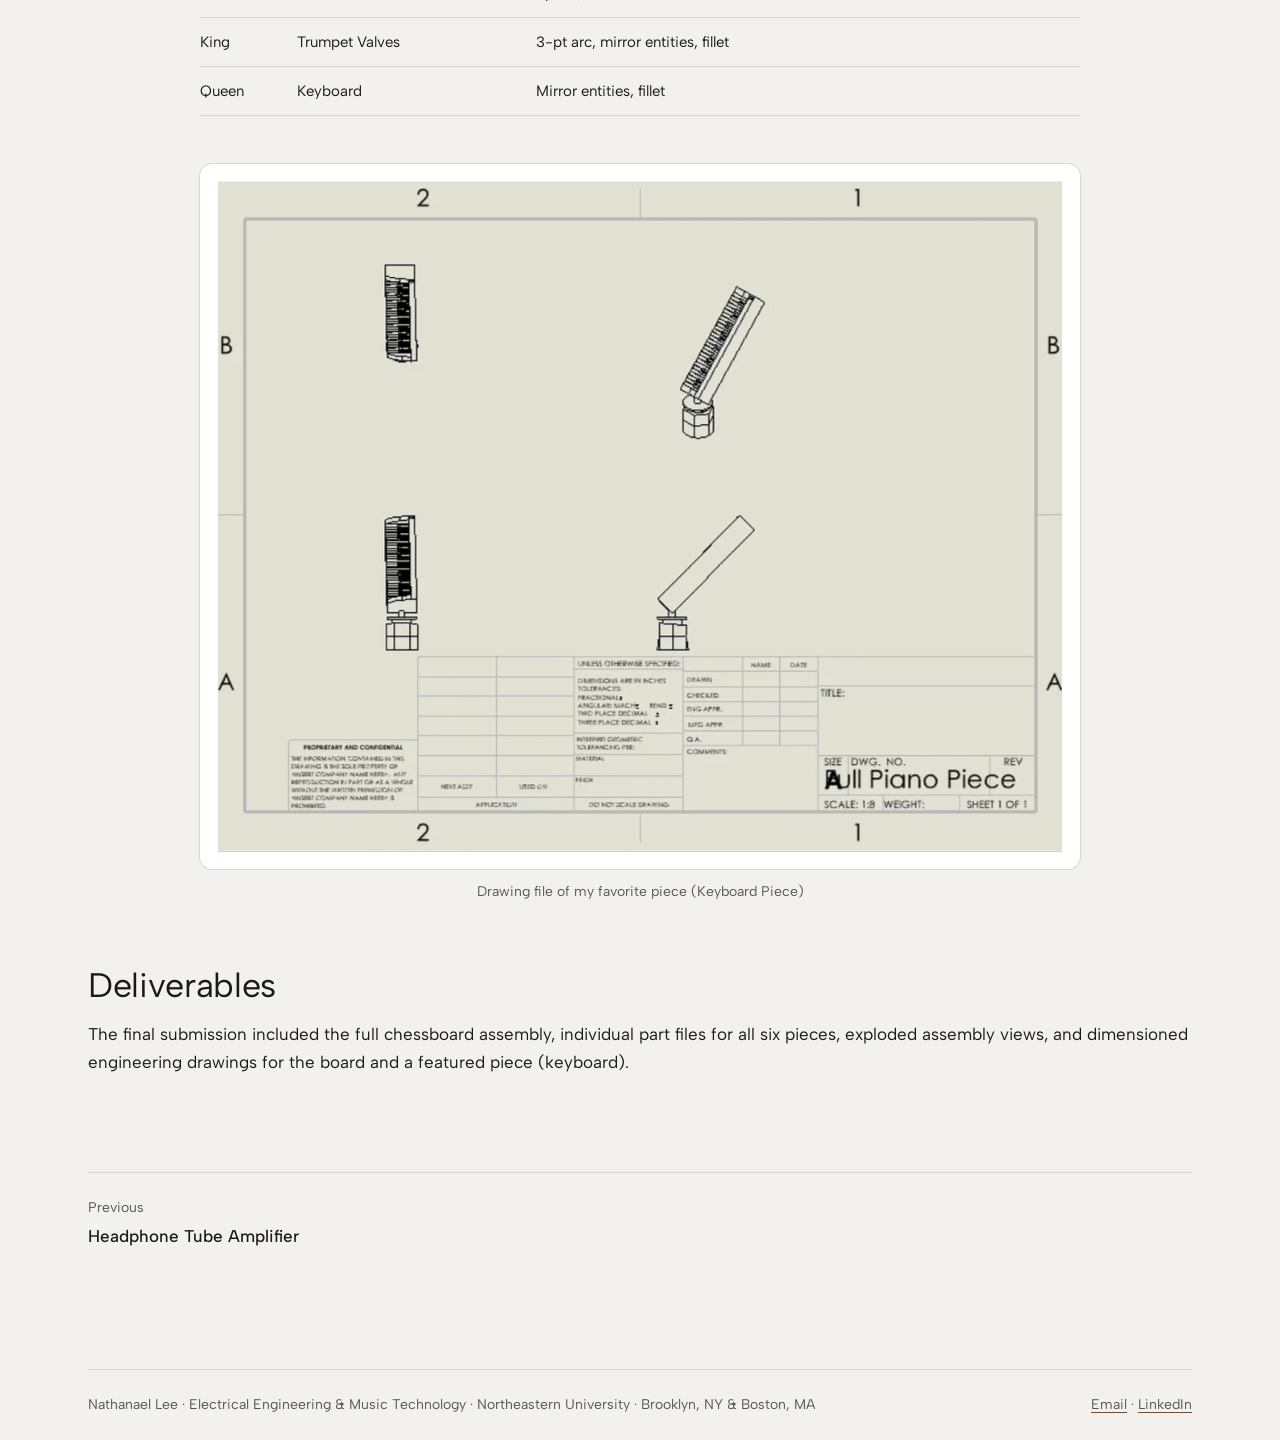
<file: projects/orchestral-chessboard.html>
<!doctype html>
<html lang="en">
<head>
<meta charset="utf-8">
<meta name="viewport" content="width=device-width, initial-scale=1">
<title>SolidWorks Orchestral Chessboard · Nate Lee</title>
<meta name="description" content="A chess set where every piece is modeled on an orchestral instrument or part of one.">
<meta property="og:title" content="SolidWorks Orchestral Chessboard · Nate Lee">
<meta property="og:description" content="A chess set where every piece is modeled on an orchestral instrument or part of one.">
<link rel="icon" href="../assets/favicon.png?v=2" type="image/png" sizes="64x64">
<link rel="icon" href="../assets/favicon-32.png?v=2" type="image/png" sizes="32x32">
<link rel="apple-touch-icon" href="../assets/apple-touch-icon.png?v=2">
<link rel="preconnect" href="https://fonts.googleapis.com">
<link rel="preconnect" href="https://fonts.gstatic.com" crossorigin>
<link rel="stylesheet" href="https://fonts.googleapis.com/css2?family=Albert+Sans:wght@300;400;500&display=swap">
<meta name="theme-color" content="#f2f1ee" media="(prefers-color-scheme: light)">
<meta name="theme-color" content="#12100f" media="(prefers-color-scheme: dark)">
<link rel="stylesheet" href="../assets/tokens.css?v=2">
<link rel="stylesheet" href="../assets/site.css?v=10">
</head>
<body>
<a class="skip" href="#main">Skip to content</a>
<header class="wrap">
  <nav class="site-nav" aria-label="Main">
    <a class="wordmark" href="../index.html">Nate Lee</a>
    <ul><li><a href="../index.html#work" aria-current="page">Work</a></li><li><a href="../index.html#experience">Experience</a></li><li><a href="../about.html">About</a></li><li><a href="../resume.html">Resume</a></li></ul>
  </nav>
</header>
<main id="main">
<div class="wrap">
  <div class="article-head">
    <a class="back" href="../index.html#work"><svg viewBox="0 0 16 16" aria-hidden="true" fill="none" stroke="currentColor" stroke-width="1.5" stroke-linecap="round" stroke-linejoin="round"><path d="M13 8H3M7 4 3 8l4 4"/></svg>All work</a>
    <hr class="rule">
    <h1>SolidWorks Orchestral Chessboard</h1>
    <p class="subtitle">A chess set where every piece is modeled on an orchestral instrument or part of one.</p>
    <dl class="facts"><div><dt>Role</dt><dd>Solo Project - GE 1502: Cornerstone of Engineering 2</dd></div><div><dt>Professor</dt><dd>Dr. Duncan Davis</dd></div><div><dt>Tools</dt><dd>SolidWorks</dd></div><div><dt>Timeline</dt><dd>March 2025</dd></div></dl>
    <figure class="plinth reveal"><div class="mat inset"><img src="../images/orchestral-chessboard/01.webp" alt="SolidWorks Orchestral Chessboard image" width="1197" height="484" decoding="async" fetchpriority="high"></div></figure>
  </div>
<article class="prose">
<h2>Overview</h2>
<p>A themed chessboard where each chess piece is modeled after an orchestral instrument (or component of one), merging my background in classical music with 3D modeling skills. The project required designing six unique part files, a full board assembly, exploded views, and dimensioned drawing files.</p>
<div class="table-wrap"><table>
<caption>Piece Design Mappings</caption>
<thead>
<tr>
<th>Piece</th>
<th>Instrument</th>
<th>Key SolidWorks Techniques</th>
</tr>
</thead>
<tbody>
<tr>
<td>Pawn</td>
<td>Trumpet Mouthpiece</td>
<td>Loft, fillet, draft, 3-pt arc, shell, revolved boss base</td>
</tr>
<tr>
<td>Knight</td>
<td>Bassoon</td>
<td>Sweep, spline, mirror, polygon</td>
</tr>
<tr>
<td>Bishop</td>
<td>Harp</td>
<td>Fillet, cut extrude</td>
</tr>
<tr>
<td>Rook</td>
<td>Violin</td>
<td>Spline, draft</td>
</tr>
<tr>
<td>King</td>
<td>Trumpet Valves</td>
<td>3-pt arc, mirror entities, fillet</td>
</tr>
<tr>
<td>Queen</td>
<td>Keyboard</td>
<td>Mirror entities, fillet</td>
</tr>
</tbody>
</table></div>
<figure><img src="../images/orchestral-chessboard/02.webp" alt="Drawing file of my favorite piece (Keyboard Piece)" width="1047" height="831" loading="lazy" decoding="async"><figcaption>Drawing file of my favorite piece (Keyboard Piece)</figcaption></figure>
<h2>Deliverables</h2>
<p>The final submission included the full chessboard assembly, individual part files for all six pieces, exploded assembly views, and dimensioned engineering drawings for the board and a featured piece (keyboard).</p>
<nav class="pager"><a href="headphone-tube-amp.html"><span>Previous</span>Headphone Tube Amplifier</a></nav>
</article>
</div>
</main>
<footer class="wrap page-end">
  <div class="site-footer">
    <span>Nathanael Lee · Electrical Engineering &amp; Music Technology · Northeastern University · Brooklyn, NY &amp; Boston, MA</span>
    <span><a href="mailto:nathanael.b.lee@gmail.com">Email</a> · <a href="https://www.linkedin.com/in/nate-lee-/" target="_blank" rel="noopener">LinkedIn</a></span>
  </div>
</footer>
<script src="../assets/site.js?v=1"></script>
</body>
</html>
</file>
<file: assets/tokens.css>
/* Nate Lee portfolio: design tokens. Source of truth: portfolio-design/style-guide.html. Pages use these tokens, never new values. */
:root {
  /* Color: light theme ("gallery", daylight screening) */
  --color-stage: #f2f1ee;          /* page ground */
  --color-stage-raised: #e9e7e4;   /* alternate section, input fill */
  --color-plinth: #ffffff;         /* the one bright surface: photos sit on it as shot */
  --color-ink: #1c1916;            /* headings, body, primary button fill */
  --color-ink-soft: #5a5652;       /* secondary text, captions, meta (6.4:1) */
  --color-on-plinth: #1c1916;      /* text placed on a plinth, both themes */
  --color-on-plinth-soft: #5a5652;
  --color-line: #d8d5d2;           /* hairlines, dividers (decorative) */
  --color-line-strong: #898582;    /* input borders, control edges (3.2:1) */
  --color-walnut: #774d2f;         /* material line only: rules, underlines, focus */
  --color-error: #b33830;          /* form errors only */
  --color-selection: #e8cbb4;      /* text selection */

  /* Type */
  --font-sans: "Albert Sans", "Helvetica Neue", Arial, sans-serif;
  --weight-light: 300;
  --weight-regular: 400;
  --weight-medium: 500;            /* ceiling: nothing is ever bold */

  --text-display: clamp(2.75rem, 1.6rem + 4.2vw, 5rem);       /* hero name */
  --text-display-sub: clamp(1.5rem, 1.1rem + 1.6vw, 2.25rem); /* tagline */
  --text-h1: clamp(2.25rem, 1.5rem + 2.8vw, 3.5rem);          /* page title */
  --text-h2: clamp(1.625rem, 1.3rem + 1.1vw, 2.125rem);       /* section */
  --text-h3: 1.25rem;                                          /* subsection */
  --text-lede: 1.1875rem;                                      /* intro paragraph */
  --text-body: 1.0625rem;                                      /* 17px reading text */
  --text-small: 0.875rem;                                      /* captions, meta */
  --text-label: 0.9375rem;                                     /* buttons, nav, form labels */

  --leading-tight: 1.02;
  --leading-heading: 1.15;
  --leading-body: 1.6;
  --tracking-display: -0.02em;
  --tracking-heading: -0.01em;
  --tracking-label: 0.005em;
  --measure: 54ch;          /* ≈ 72–76 characters of Albert Sans */

  /* Space: 4px base */
  --space-1: 4px;  --space-2: 8px;  --space-3: 12px; --space-4: 16px; --space-5: 24px;
  --space-6: 32px; --space-7: 48px; --space-8: 64px; --space-9: 96px; --space-10: 128px;
  --gutter: clamp(16px, 4vw, 48px);
  --section: clamp(64px, 8vw, 128px);
  --container: 1200px;

  /* Shape */
  --radius-sm: 6px;      /* small inner elements */
  --radius-md: 12px;     /* plinths, cards, inputs */
  --radius-pill: 999px;  /* buttons only */
  --border-hair: 1px;
  --border-rule: 2px;    /* walnut rule, active nav underline, focus ring */

  /* Depth: the lit hero plinth is the only lifted surface; other mats lift on hover */
  --shadow-plinth: 0 1px 2px rgb(28 25 22 / 0.05), 0 18px 40px -20px rgb(28 25 22 / 0.28);

  /* Controls */
  --control-height: 44px;
  --control-height-sm: 36px;
  --focus-ring: 0 0 0 2px var(--color-stage), 0 0 0 4px var(--color-walnut);

  /* Motion: one authored moment (the object coming into light) */
  --dur-fast: 150ms;
  --dur-reveal: 900ms;
  --ease-out: cubic-bezier(0.16, 1, 0.3, 1);
}

/* Dark theme ("stage", evening) */
@media (prefers-color-scheme: dark) {
  :root:not([data-theme="light"]) {
    --color-stage: #12100f;
    --color-stage-raised: #1b1917;
    --color-ink: #ebe9e6;
    --color-ink-soft: #afaca8;
    --color-line: #312e2c;
    --color-line-strong: #6c6966;
    --color-walnut: #c1946e;
    --color-error: #ef7f72;
    --color-selection: #553c2a;
    --shadow-plinth: 0 1px 2px rgb(0 0 0 / 0.4), 0 24px 48px -20px rgb(0 0 0 / 0.75);
  }
}
:root[data-theme="dark"] {
  --color-stage: #12100f;
  --color-stage-raised: #1b1917;
  --color-ink: #ebe9e6;
  --color-ink-soft: #afaca8;
  --color-line: #312e2c;
  --color-line-strong: #6c6966;
  --color-walnut: #c1946e;
  --color-error: #ef7f72;
  --color-selection: #553c2a;
  --shadow-plinth: 0 1px 2px rgb(0 0 0 / 0.4), 0 24px 48px -20px rgb(0 0 0 / 0.75);
}
</file>
<file: assets/site.css>
/* Nate Lee portfolio: base, components and page layout.
   Built only from assets/tokens.css. Component rules match portfolio-design/style-guide.html. */

*, *::before, *::after { box-sizing: border-box; }
html { -webkit-text-size-adjust: 100%; scroll-behavior: smooth; color-scheme: light dark; }
:root[data-theme="light"] { color-scheme: light; }
:root[data-theme="dark"] { color-scheme: dark; }
body {
  margin: 0;
  background: var(--color-stage);
  color: var(--color-ink);
  font-family: var(--font-sans);
  font-size: var(--text-body);
  font-weight: var(--weight-regular);
  line-height: var(--leading-body);
  -webkit-font-smoothing: antialiased;
  caret-color: var(--color-walnut);
}
::selection { background: var(--color-selection); color: var(--color-ink); }
img { display: block; max-width: 100%; height: auto; }
h1, h2, h3 { font-weight: var(--weight-regular); text-wrap: balance; }
p, li { text-wrap: pretty; }
a { color: inherit; text-decoration-line: underline; text-decoration-color: var(--color-walnut); text-decoration-thickness: var(--border-hair); text-underline-offset: 0.22em; }
a:hover { text-decoration-thickness: var(--border-rule); }
:focus-visible { outline: none; box-shadow: var(--focus-ring); border-radius: var(--radius-sm); }
* { scrollbar-color: var(--color-line-strong) transparent; scrollbar-width: thin; }
@media (prefers-reduced-motion: reduce) { html { scroll-behavior: auto; } }

/* ---------- Layout ---------- */
.wrap { max-width: var(--container); margin-inline: auto; padding-inline: var(--gutter); }
.skip { position: absolute; left: var(--space-4); top: -100px; z-index: 20; background: var(--color-ink); color: var(--color-stage); padding: var(--space-2) var(--space-4); border-radius: var(--radius-pill); text-decoration: none; font-size: var(--text-label); }
.skip:focus { top: var(--space-4); }
.section { padding-top: var(--section); scroll-margin-top: var(--space-5); }
.section > .wrap > h2 { font-size: var(--text-h2); line-height: var(--leading-heading); letter-spacing: var(--tracking-heading); margin: 0 0 var(--space-6); }

/* ---------- Wordmark + navigation ---------- */
.site-nav { display: flex; align-items: center; justify-content: space-between; gap: var(--space-5); padding: var(--space-4) 0; }
.wordmark { font-size: 1.0625rem; font-weight: var(--weight-medium); letter-spacing: var(--tracking-label); text-decoration: none; }
.site-nav ul { display: flex; gap: var(--space-5); list-style: none; margin: 0; padding: 0; font-size: var(--text-label); }
.site-nav ul a { text-decoration: none; color: var(--color-ink-soft); padding: var(--space-2) 0; border-bottom: var(--border-rule) solid transparent; transition: color var(--dur-fast) var(--ease-out); }
.site-nav ul a:hover { color: var(--color-ink); }
.site-nav ul a[aria-current="page"] { color: var(--color-ink); border-bottom-color: var(--color-walnut); }

/* ---------- Buttons ---------- */
.btn {
  display: inline-flex; align-items: center; justify-content: center; gap: var(--space-2);
  min-height: var(--control-height); padding: 0 var(--space-5);
  font: var(--weight-medium) var(--text-label)/1 var(--font-sans); letter-spacing: var(--tracking-label);
  border-radius: var(--radius-pill); border: var(--border-hair) solid var(--color-ink);
  background: transparent; color: var(--color-ink); text-decoration: none; cursor: pointer;
  transition: background-color var(--dur-fast) var(--ease-out), color var(--dur-fast) var(--ease-out), border-color var(--dur-fast) var(--ease-out);
}
.btn--primary { background: var(--color-ink); color: var(--color-stage); }
.btn:hover { background: var(--color-stage-raised); }
.btn--primary:hover { background: color-mix(in oklab, var(--color-ink) 84%, var(--color-stage)); }
.btn:focus-visible { outline: none; box-shadow: var(--focus-ring); border-radius: var(--radius-pill); }
.btn:active { transform: translateY(1px); }
.btn--sm { min-height: var(--control-height-sm); padding: 0 var(--space-4); font-size: var(--text-small); }
.actions { display: flex; flex-wrap: wrap; gap: var(--space-3); }

/* Text link with walnut underline */
.link-arrow { font-weight: var(--weight-medium); font-size: var(--text-label); text-decoration-thickness: var(--border-rule); text-underline-offset: 0.35em; }

/* Walnut rule: the only ornament, at most one per view */
.rule { width: 48px; height: var(--border-rule); background: var(--color-walnut); border: 0; margin: 0 0 var(--space-5); }

/* ---------- Plinth: object or photo shown as shot, on white, in both themes ---------- */
.plinth { margin: 0; }
.plinth .mat { background: var(--color-plinth); border-radius: var(--radius-md); box-shadow: 0 0 0 var(--border-hair) var(--color-line); overflow: hidden; }
.plinth .mat img { width: 100%; height: auto; }
.plinth.reveal .mat { box-shadow: var(--shadow-plinth); }
.plinth .mat.inset { padding: clamp(16px, 4%, 40px); }
.plinth figcaption { font-size: var(--text-small); color: var(--color-ink-soft); margin-top: var(--space-3); line-height: 1.5; text-wrap: pretty; }
.plinth figcaption .credit { display: block; }
@media (prefers-reduced-motion: no-preference) {
  .plinth.reveal .mat img { animation: into-light var(--dur-reveal) var(--ease-out) 120ms both; }
}
@keyframes into-light { from { opacity: 0.35; filter: brightness(0.55) saturate(0.7); } to { opacity: 1; filter: none; } }

/* ---------- Project card: a plinth, then plain text; no tag chips ---------- */
.project { display: grid; gap: var(--space-2); align-content: start; text-decoration: none; color: inherit; max-width: 440px; }
.project > .plinth { margin-bottom: var(--space-2); }
.project .mat { transition: box-shadow var(--dur-fast) var(--ease-out); }
.project:hover .mat { box-shadow: var(--shadow-plinth); }
.project .p-meta { font-size: var(--text-small); color: var(--color-ink-soft); }
.project h3 { font-size: var(--text-h3); line-height: 1.3; font-weight: var(--weight-medium); margin: 0; }
.project p { margin: 0; color: var(--color-ink-soft); font-size: 0.9375rem; line-height: 1.55; max-width: var(--measure); }
.project .tools, .project .credit { font-size: var(--text-small); color: var(--color-ink-soft); }
.project:hover h3 { text-decoration: underline; text-decoration-color: var(--color-walnut); text-decoration-thickness: var(--border-rule); text-underline-offset: 0.25em; }

/* ---------- Experience row ---------- */
.xp { list-style: none; margin: 0; padding: 0; }
.xp > li { display: grid; grid-template-columns: 180px 1fr; gap: var(--space-5); padding: var(--space-5) 0; border-top: var(--border-hair) solid var(--color-line); }
.xp .when { font-size: var(--text-small); color: var(--color-ink-soft); font-variant-numeric: tabular-nums; padding-top: 2px; }
.xp h3 { font-size: 1.125rem; font-weight: var(--weight-medium); margin: 0; line-height: 1.35; }
.xp .org { color: var(--color-ink-soft); margin: 0 0 var(--space-2); }
.xp ul { margin: 0; padding-left: 1.1em; color: var(--color-ink-soft); font-size: 0.9375rem; max-width: var(--measure); }
.xp ul li { margin: var(--space-1) 0; list-style: disc; }
.xp .status { font-size: var(--text-small); color: var(--color-ink-soft); margin-left: var(--space-2); }
.xp .link-arrow { display: inline-block; justify-self: start; margin-top: var(--space-3); }

/* ---------- Fact list (case study header) ---------- */
.facts { display: grid; grid-template-columns: repeat(auto-fit, minmax(min(100%, 200px), 1fr)); gap: 0 var(--space-6); margin: 0; }
.facts div { border-top: var(--border-hair) solid var(--color-line); padding: var(--space-3) 0 var(--space-4); }
.facts dt { font-size: var(--text-small); color: var(--color-ink-soft); }
.facts dd { margin: var(--space-1) 0 0; font-size: 0.9375rem; text-wrap: pretty; }

/* ---------- Data table ---------- */
.data { width: 100%; border-collapse: collapse; font-size: 0.9375rem; font-variant-numeric: tabular-nums; }
.data caption { text-align: left; font-weight: var(--weight-medium); padding-bottom: var(--space-3); caption-side: top; }
.data th { text-align: left; font-weight: var(--weight-medium); font-size: var(--text-small); color: var(--color-ink-soft); border-bottom: var(--border-hair) solid var(--color-line-strong); padding: var(--space-2) var(--space-4) var(--space-2) 0; }
.data td { border-bottom: var(--border-hair) solid var(--color-line); padding: var(--space-3) var(--space-4) var(--space-3) 0; }
.table-scroll { overflow-x: auto; }

/* ---------- Footer ---------- */
.site-footer { display: flex; flex-wrap: wrap; justify-content: space-between; gap: var(--space-3); padding: var(--space-5) 0; border-top: var(--border-hair) solid var(--color-line); font-size: var(--text-small); color: var(--color-ink-soft); }
footer.page-end { margin-top: var(--section); }

/* ================= HOME ================= */
.hero { display: grid; grid-template-columns: minmax(0, 0.85fr) minmax(0, 1.15fr); gap: clamp(32px, 5vw, 80px); align-items: center; padding: clamp(32px, 6vw, 96px) 0 clamp(40px, 6vw, 96px); }
.hero h1 { font-size: var(--text-display); line-height: var(--leading-tight); letter-spacing: var(--tracking-display); margin: 0; }
.hero .tagline { font-size: var(--text-display-sub); font-weight: var(--weight-light); line-height: var(--leading-heading); color: var(--color-ink-soft); margin: var(--space-2) 0 var(--space-6); }
.hero .lede { font-size: var(--text-lede); font-weight: var(--weight-light); line-height: 1.55; color: var(--color-ink-soft); max-width: 40ch; margin: 0 0 var(--space-6); }
.hero .next { font-size: var(--text-small); color: var(--color-ink-soft); margin: var(--space-6) 0 0; }

/* My Work: the first row starts at the fold */
#work { padding-top: 0; }
#work > .wrap > h2 { padding-top: var(--space-7); border-top: var(--border-hair) solid var(--color-line); }
.work-grid { display: grid; grid-template-columns: repeat(12, minmax(0, 1fr)); gap: var(--space-8) var(--space-6); align-items: start; }
.work-grid .project { max-width: none; grid-column: span 5; }
.work-grid .project:nth-child(1), .work-grid .project:nth-child(4), .work-grid .project:nth-child(5) { grid-column: span 7; }

/* About teaser */
.about-teaser { display: grid; grid-template-columns: minmax(0, 1fr) minmax(0, 1fr); gap: clamp(32px, 5vw, 80px); align-items: center; }
.about-teaser p { max-width: var(--measure); margin: 0 0 var(--space-5); }

/* Connect */
#contact .actions { margin-bottom: var(--space-2); }

/* ================= ABOUT + RESUME ================= */
.page-head { padding: var(--space-7) 0 var(--space-6); }
.page-head h1 { font-size: var(--text-h1); line-height: var(--leading-heading); letter-spacing: var(--tracking-display); margin: 0 0 var(--space-5); }
.page-head .bio { font-size: var(--text-lede); font-weight: var(--weight-light); line-height: 1.6; max-width: var(--measure); margin: 0 0 var(--space-7); }
.page-head .actions { margin-bottom: var(--space-7); }
.page-head > .embed { max-width: 880px; margin-inline: auto; }

/* Spec-sheet rows: title left, content right */
.sheet-row { display: grid; grid-template-columns: minmax(0, 1fr) minmax(0, 2fr); gap: var(--space-6); padding: var(--space-7) 0; border-top: var(--border-hair) solid var(--color-line); }
.sheet-row > h2 { font-size: var(--text-h2); line-height: var(--leading-heading); letter-spacing: var(--tracking-heading); margin: 0; }
.sheet-row h3 { font-size: var(--text-h3); line-height: 1.3; font-weight: var(--weight-medium); margin: 0 0 var(--space-1); }
.sheet-row h4 { font-size: var(--text-body); font-weight: var(--weight-medium); margin: var(--space-6) 0 var(--space-2); }
.sheet-row .sub { color: var(--color-ink-soft); margin: 0; }
.sheet-row ul { margin: 0; padding-left: 1.1em; color: var(--color-ink-soft); }
.sheet-row li { margin: var(--space-1) 0; }
.sheet-row .split { display: grid; grid-template-columns: repeat(auto-fit, minmax(min(100%, 260px), 1fr)); gap: 0 var(--space-6); }
.list-cols { columns: 2 220px; column-gap: var(--space-6); }
.list-cols li { break-inside: avoid; }
.sheet-row p { max-width: var(--measure); margin: 0 0 var(--space-4); }

/* ================= CASE STUDY ================= */
.article-head { padding: var(--space-7) 0 var(--space-6); }
.back { font-size: var(--text-label); color: var(--color-ink-soft); text-decoration: none; }
.back svg, .btn svg { width: 0.875em; height: 0.875em; flex: none; }
.back svg { vertical-align: -0.1em; margin-right: var(--space-2); }
.back:hover { color: var(--color-ink); text-decoration: underline; text-decoration-color: var(--color-walnut); }
.article-head .rule { margin-top: var(--space-7); }
.article-head h1 { font-size: var(--text-h1); line-height: var(--leading-heading); letter-spacing: var(--tracking-display); margin: 0 0 var(--space-4); max-width: 22ch; }
.article-head .subtitle { font-size: var(--text-lede); font-weight: var(--weight-light); line-height: 1.55; color: var(--color-ink-soft); max-width: var(--measure); margin: 0 0 var(--space-7); }
.article-head .facts { margin-bottom: var(--space-7); }
.article-head .plinth { width: fit-content; max-width: 100%; margin-inline: auto; }
.article-head .plinth figcaption { text-align: center; }
.article-head .plinth .mat { width: fit-content; max-width: 100%; }
.article-head .plinth .mat img { width: auto; max-width: 100%; max-height: 70vh; }

/* Reading column: left-aligned with the header; figures, tables and embeds may run wider */
.prose { padding-bottom: var(--space-4); }
.prose > figure, .prose > .gallery, .prose > .table-wrap, .prose > .embed { max-width: 880px; margin: var(--space-7) auto; }
.prose h2 { font-size: var(--text-h2); line-height: var(--leading-heading); letter-spacing: var(--tracking-heading); margin: var(--space-8) 0 var(--space-4); }
.prose > h2:first-child { margin-top: var(--space-5); }
.prose h3 { font-size: var(--text-h3); line-height: 1.3; font-weight: var(--weight-medium); margin: var(--space-7) 0 var(--space-3); }
.prose h4 { font-size: var(--text-body); line-height: 1.4; font-weight: var(--weight-medium); margin: var(--space-6) 0 var(--space-2); }
.prose p, .prose ul, .prose ol { margin: 0 0 var(--space-4); }
.prose ul, .prose ol { padding-left: 1.1em; }
.prose li { margin: var(--space-1) 0; }
.prose strong { font-weight: var(--weight-medium); }
.prose em { font-style: normal; }

/* Figures sit on the plinth, as shot */
.prose figure img { width: 100%; background: var(--color-plinth); padding: clamp(8px, 2%, 20px); border-radius: var(--radius-md); box-shadow: 0 0 0 var(--border-hair) var(--color-line); cursor: zoom-in; }
.prose figure.narrow { max-width: 480px; }
.prose figcaption { font-size: var(--text-small); color: var(--color-ink-soft); margin-top: var(--space-3); line-height: 1.5; text-align: center; }
.prose figcaption .credit { display: block; }
.gallery { display: grid; grid-template-columns: repeat(var(--cols, 3), minmax(0, 1fr)); gap: var(--space-4); }
.gallery figure { margin: 0; }
.gallery img { aspect-ratio: 4 / 3; object-fit: contain; }

/* Video and document embeds */
.embed { position: relative; aspect-ratio: 16 / 10; border-radius: var(--radius-md); overflow: hidden; background: var(--color-stage-raised); }
.embed.doc { aspect-ratio: 8.5 / 11; max-height: 1000px; }
.embed iframe { position: absolute; inset: 0; width: 100%; height: 100%; border: 0; }
.prose > p:has(> .btn:only-child) { text-align: center; }
.prose > .embed + .embed-caption { margin-top: calc(-1 * var(--space-5)); font-size: var(--text-small); color: var(--color-ink-soft); text-align: center; max-width: 880px; margin-inline: auto; }

/* Tables use the data-table component */
.prose table { width: 100%; border-collapse: collapse; font-size: 0.9375rem; font-variant-numeric: tabular-nums; }
.prose caption { text-align: center; font-weight: var(--weight-medium); padding-bottom: var(--space-3); caption-side: top; }
.prose th { text-align: left; font-weight: var(--weight-medium); font-size: var(--text-small); color: var(--color-ink-soft); border-bottom: var(--border-hair) solid var(--color-line-strong); padding: var(--space-2) var(--space-4) var(--space-2) 0; vertical-align: bottom; }
.prose td { border-bottom: var(--border-hair) solid var(--color-line); padding: var(--space-3) var(--space-4) var(--space-3) 0; vertical-align: top; }
.table-wrap { overflow-x: auto; }

/* Previous / next */
.pager { display: flex; justify-content: space-between; gap: var(--space-5); max-width: none; margin-top: var(--space-9); padding-top: var(--space-5); border-top: var(--border-hair) solid var(--color-line); }
.pager a { text-decoration: none; display: flex; flex-direction: column; gap: var(--space-1); max-width: 48%; font-weight: var(--weight-medium); }
.pager a span { font-size: var(--text-small); font-weight: var(--weight-regular); color: var(--color-ink-soft); }
.pager a:hover { text-decoration: underline; text-decoration-color: var(--color-walnut); text-decoration-thickness: var(--border-rule); text-underline-offset: 0.3em; }
.pager a.next { text-align: right; margin-left: auto; }

/* Lightbox: the full-size photo on the stage */
dialog.lightbox { border: 0; padding: 0; background: transparent; max-width: 96vw; max-height: 94vh; }
dialog.lightbox::backdrop { background: color-mix(in oklab, var(--color-stage) 94%, transparent); }
dialog.lightbox img { max-width: 96vw; max-height: 94vh; object-fit: contain; background: var(--color-plinth); border-radius: var(--radius-md); box-shadow: var(--shadow-plinth); cursor: zoom-out; }

@media (max-width: 960px) {
  .work-grid { grid-template-columns: repeat(2, minmax(0, 1fr)); }
  .work-grid .project, .work-grid .project:nth-child(n) { grid-column: auto; }
}
@media (max-width: 760px) {
  .hero, .about-teaser { grid-template-columns: 1fr; }
  .work-grid { grid-template-columns: minmax(0, 1fr); gap: var(--space-7); }
  .xp > li { grid-template-columns: 1fr; gap: 0; }
  .xp > li > div { display: contents; }
  .xp h3 { order: 1; }
  .xp .org { order: 2; margin-bottom: 0; }
  .xp .when { order: 3; padding-top: 0; margin-bottom: var(--space-2); }
  .xp ul, .xp .link-arrow { order: 4; }
  .site-nav ul { gap: var(--space-4); }
  .gallery { grid-template-columns: 1fr; }
  .sheet-row { grid-template-columns: 1fr; gap: var(--space-4); }
  .facts { grid-template-columns: repeat(2, minmax(0, 1fr)); }
}
@media (max-width: 420px) {
  .site-nav { flex-wrap: wrap; row-gap: var(--space-1); }
}
</file>
